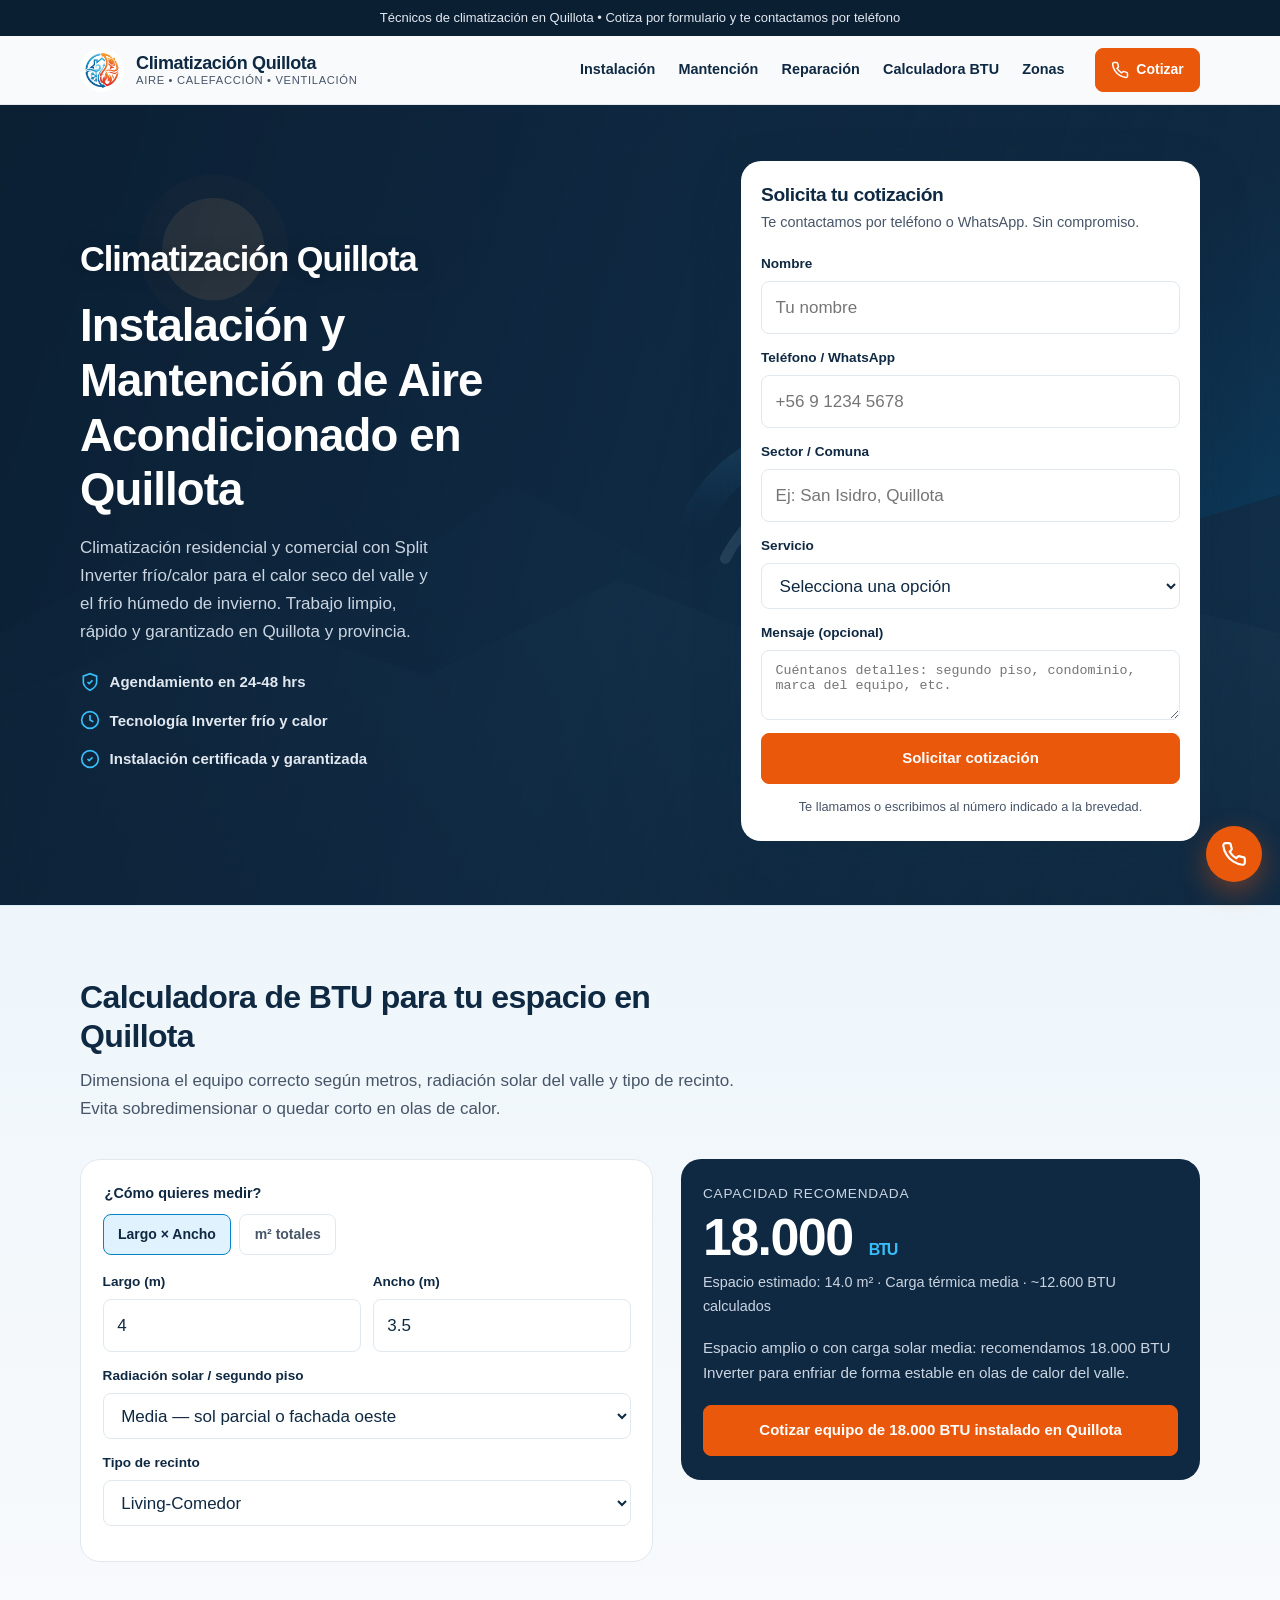
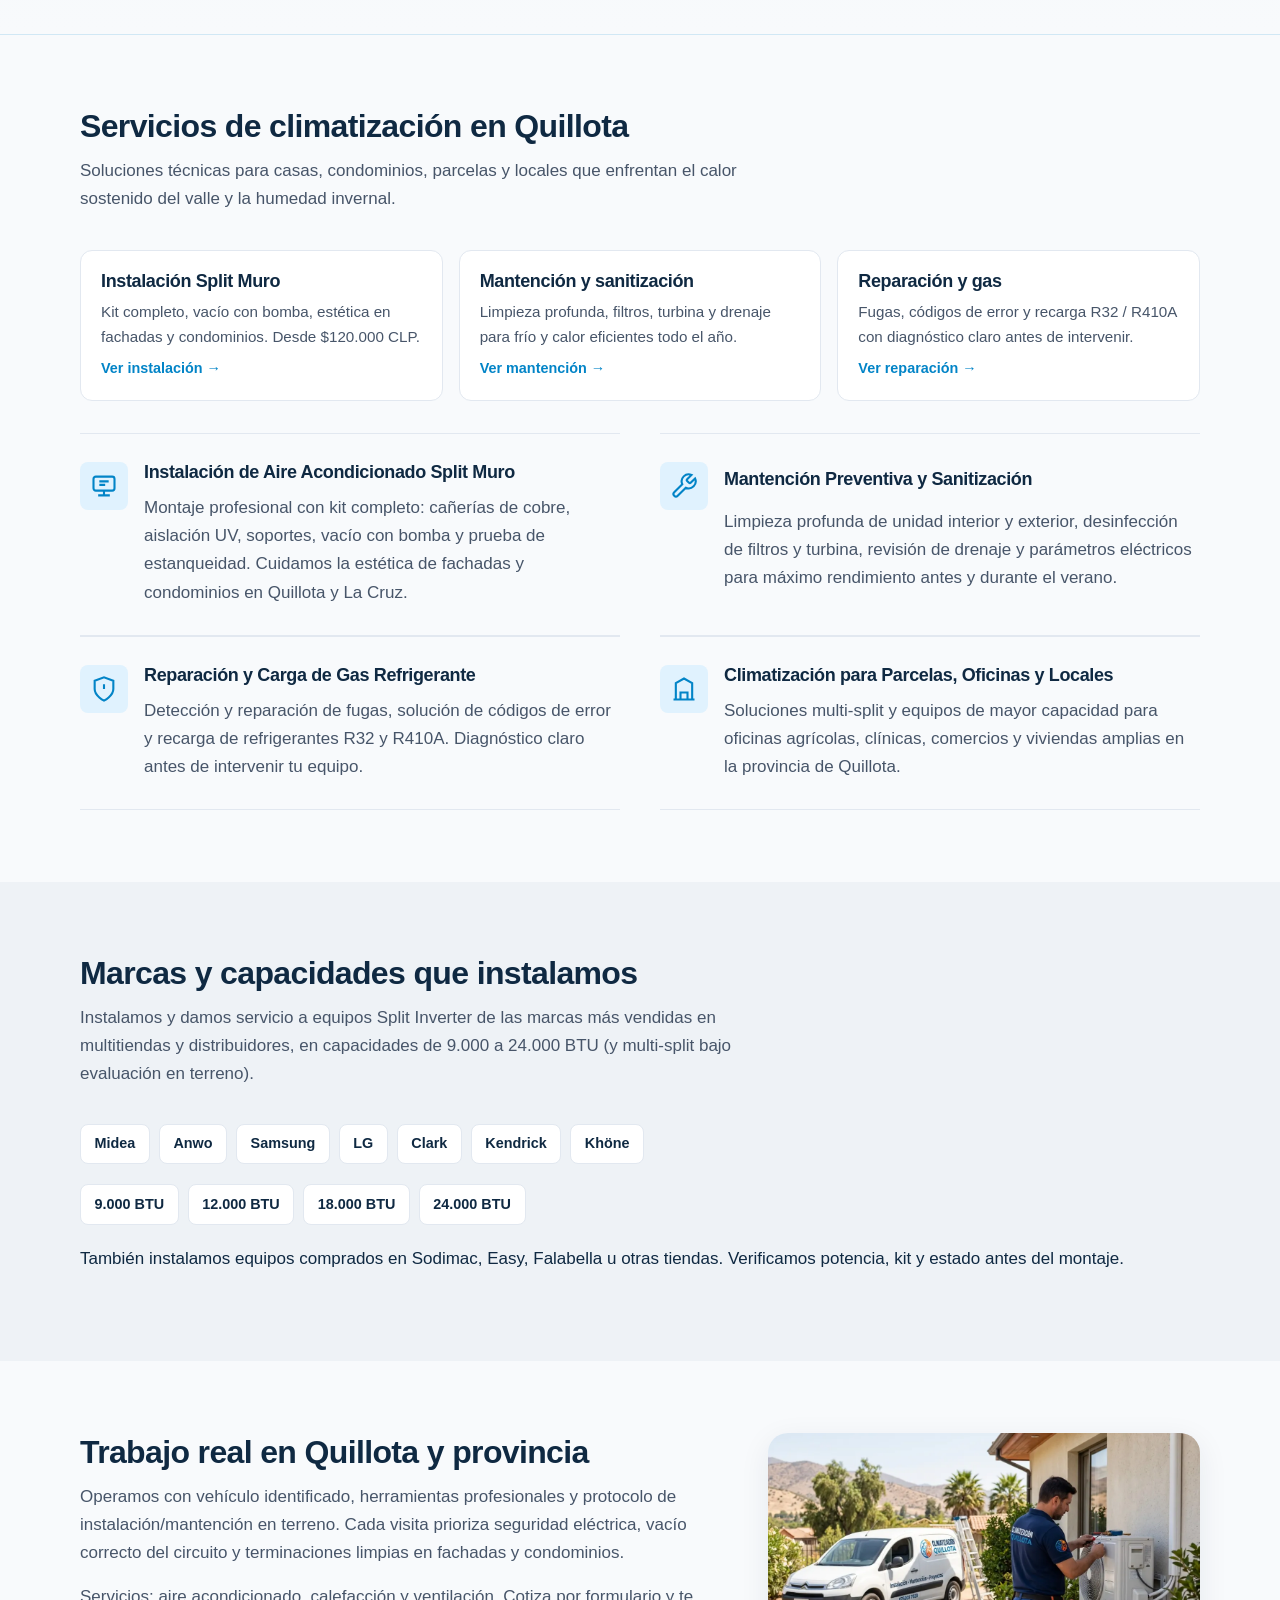
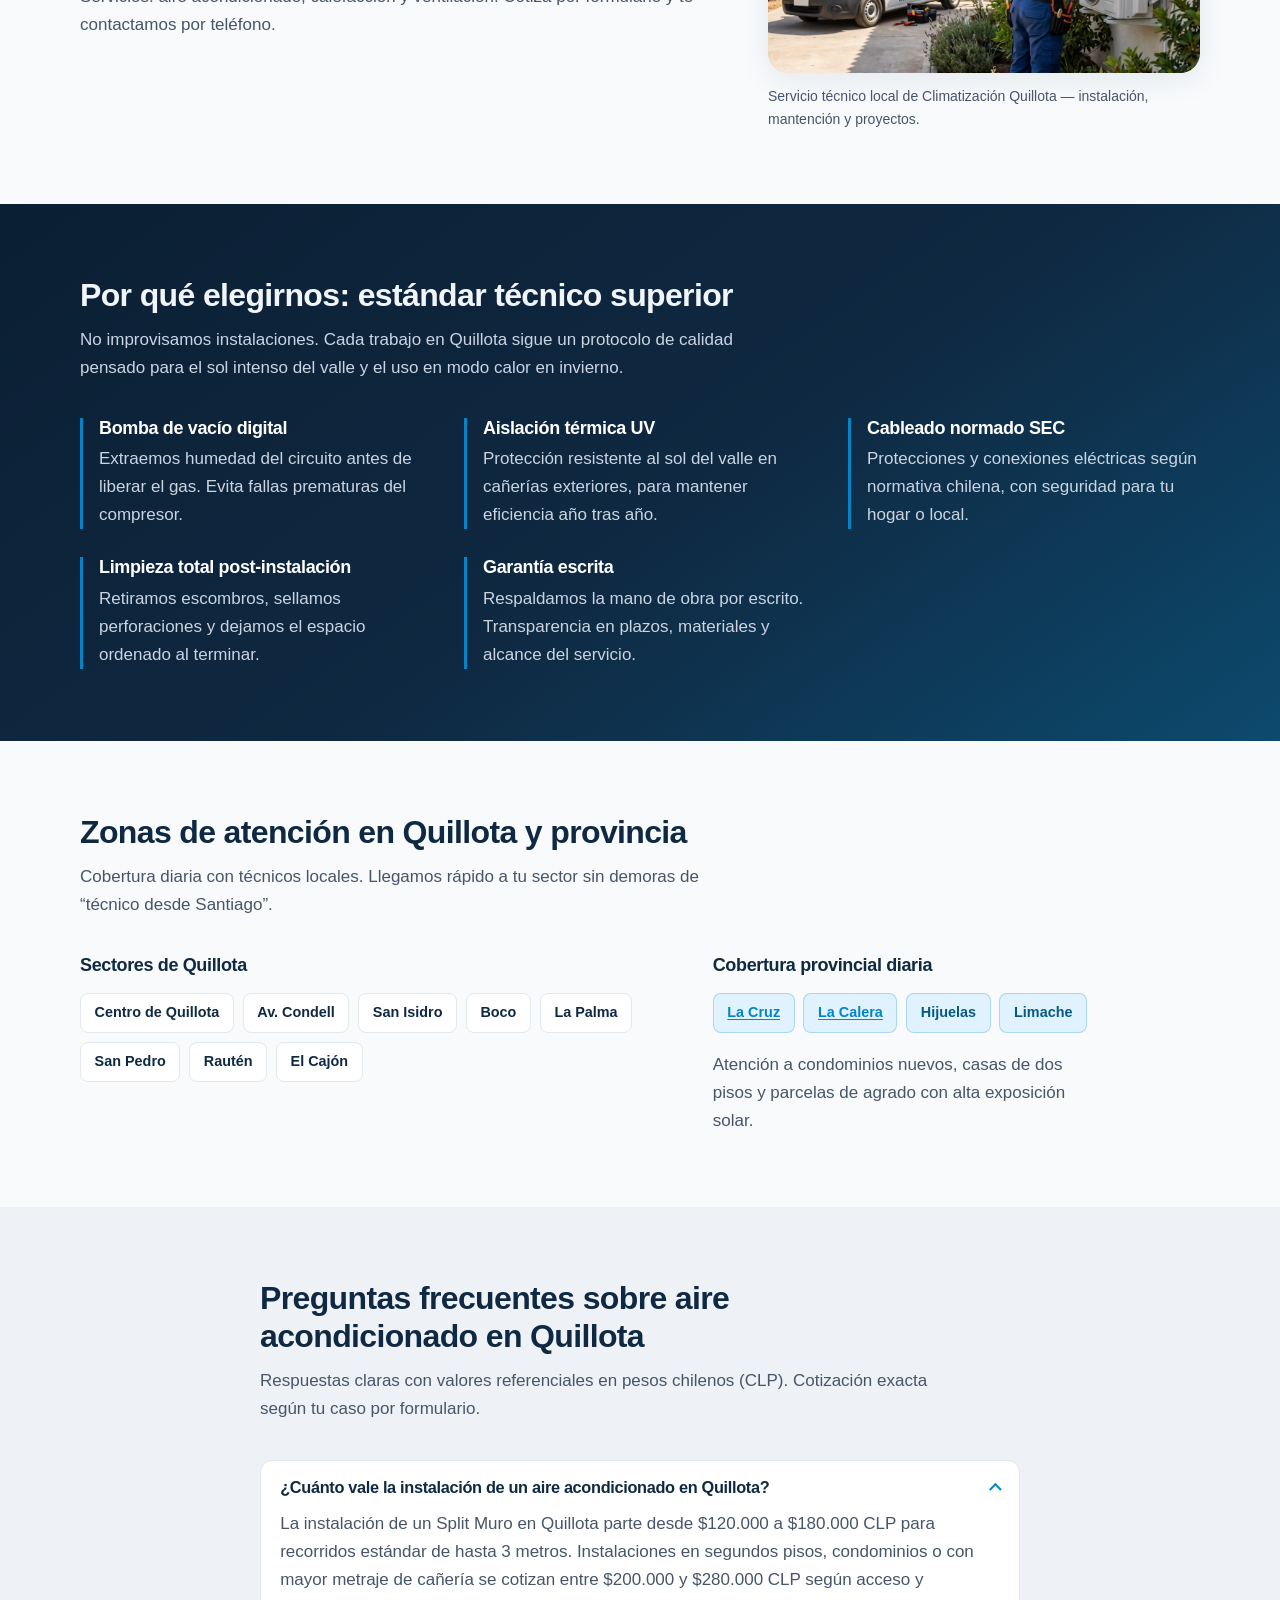
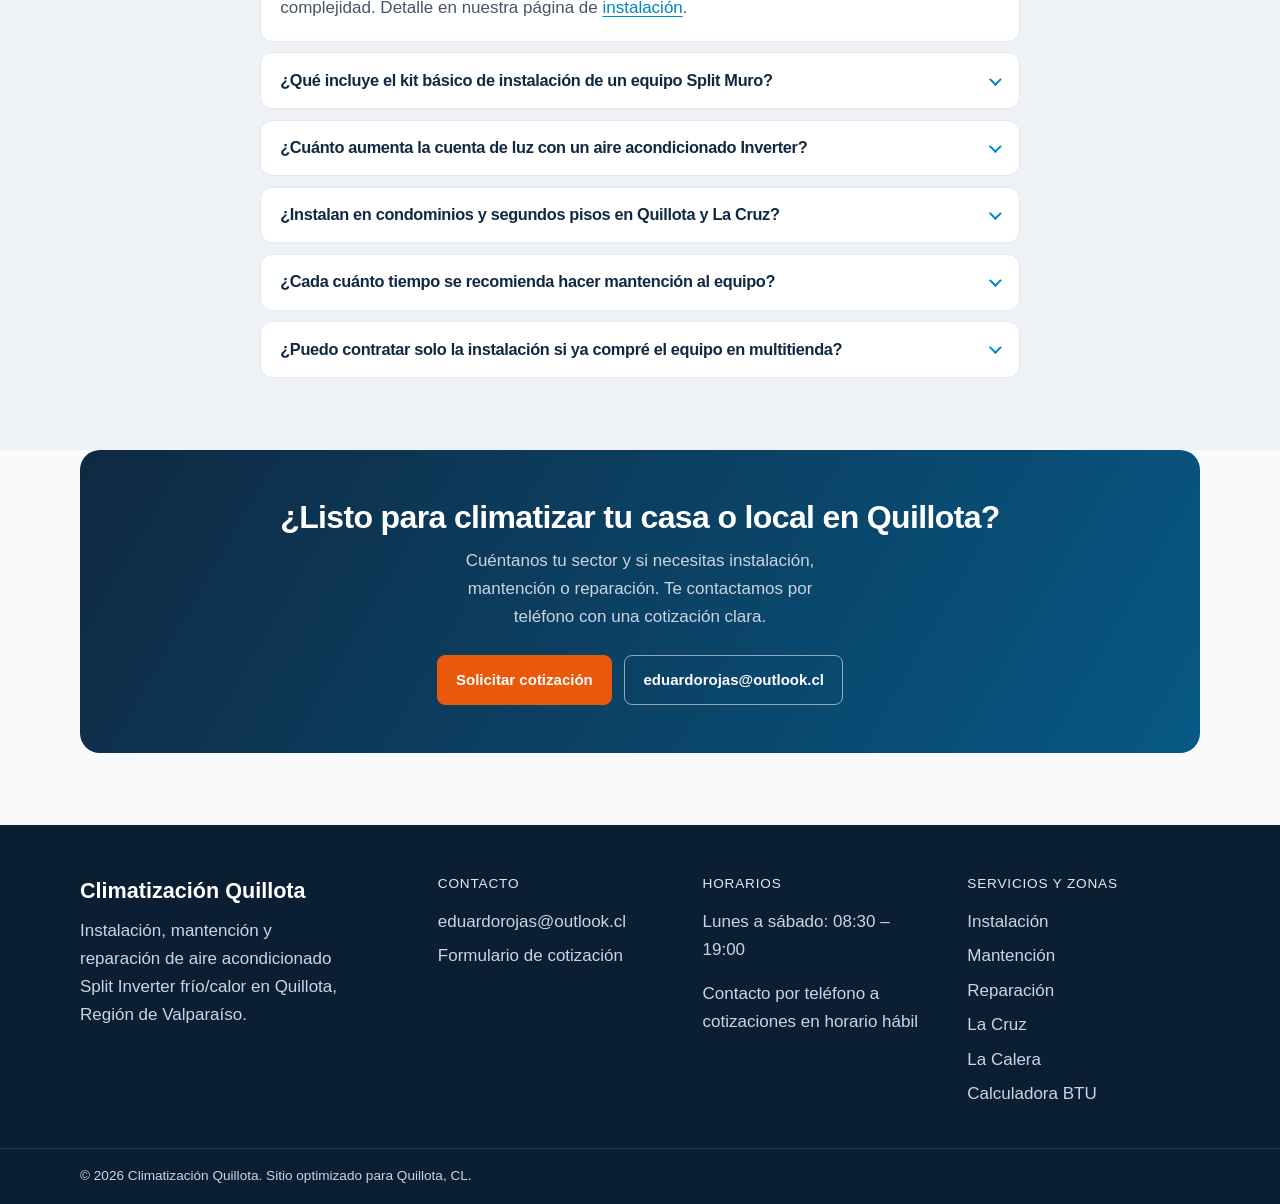
<file: index.html>
<!DOCTYPE html>
<html lang="es-CL">
<head>
  <meta charset="UTF-8">
  <meta name="viewport" content="width=device-width, initial-scale=1.0">
  <title>Aire Acondicionado Quillota | Instalación y Mantención Split</title>
  <meta name="description" content="Instalación, mantención y reparación de aire acondicionado en Quillota. Split Inverter frío/calor certificados. Cotiza online. Atención La Cruz, La Calera y provincia.">
  <meta name="robots" content="index, follow, max-image-preview:large">
  <link rel="canonical" href="https://climatizacionquillota.cl/">

  <meta property="og:title" content="Aire Acondicionado Quillota | Instalación y Mantención Split">
  <meta property="og:description" content="Instalación, mantención y reparación de aire acondicionado en Quillota. Split Inverter frío/calor. Cotiza online por formulario.">
  <meta property="og:type" content="website">
  <meta property="og:locale" content="es_CL">
  <meta property="og:url" content="https://climatizacionquillota.cl/">
  <meta property="og:site_name" content="Climatización Quillota">
  <meta property="og:image" content="https://climatizacionquillota.cl/og-image.jpg">
  <meta property="og:image:width" content="1200">
  <meta property="og:image:height" content="630">
  <meta property="og:image:alt" content="Técnico de Climatización Quillota instalando aire acondicionado en vivienda">

  <meta name="twitter:card" content="summary_large_image">
  <meta name="twitter:title" content="Aire Acondicionado Quillota | Instalación y Mantención Split">
  <meta name="twitter:description" content="Split Inverter frío/calor en Quillota. Instalación, mantención y reparación. Cotiza online.">
  <meta name="twitter:image" content="https://climatizacionquillota.cl/og-image.jpg">

  <meta name="geo.region" content="CL-VS">
  <meta name="geo.placename" content="Quillota">
  <meta name="geo.position" content="-32.8833;-71.2489">
  <meta name="ICBM" content="-32.8833, -71.2489">

  <meta name="theme-color" content="#0F2942">
  <link rel="icon" href="/assets/favicon.svg" type="image/svg+xml">
  <link rel="icon" href="/assets/favicon-48x48.png" type="image/png" sizes="48x48">
  <link rel="apple-touch-icon" href="/assets/apple-touch-icon.png" sizes="180x180">

  <link rel="dns-prefetch" href="https://www.googletagmanager.com">
  <link rel="preconnect" href="https://www.googletagmanager.com" crossorigin>

  <link rel="stylesheet" href="/css/styles.css">

  <script type="application/ld+json">
  {
    "@context": "https://schema.org",
    "@graph": [
      {
        "@type": "WebSite",
        "@id": "https://climatizacionquillota.cl/#website",
        "url": "https://climatizacionquillota.cl/",
        "name": "Climatización Quillota",
        "description": "Instalación, mantención y reparación de aire acondicionado Split Inverter en Quillota y provincia de Valparaíso.",
        "inLanguage": "es-CL",
        "publisher": { "@id": "https://climatizacionquillota.cl/#business" }
      },
      {
        "@type": "WebPage",
        "@id": "https://climatizacionquillota.cl/#webpage",
        "url": "https://climatizacionquillota.cl/",
        "name": "Aire Acondicionado Quillota | Instalación y Mantención Split",
        "isPartOf": { "@id": "https://climatizacionquillota.cl/#website" },
        "about": { "@id": "https://climatizacionquillota.cl/#business" },
        "description": "Instalación, mantención y reparación de aire acondicionado en Quillota. Split Inverter frío/calor certificados.",
        "inLanguage": "es-CL",
        "primaryImageOfPage": {
          "@type": "ImageObject",
          "url": "https://climatizacionquillota.cl/assets/trabajo-quillota.jpg",
          "caption": "Técnico de Climatización Quillota en mantención de aire acondicionado"
        }
      },
      {
        "@type": "HVACBusiness",
        "@id": "https://climatizacionquillota.cl/#business",
        "name": "Climatización Quillota",
        "url": "https://climatizacionquillota.cl/",
        "email": "eduardorojas@outlook.cl",
        "priceRange": "$$",
        "image": [
          "https://climatizacionquillota.cl/og-image.jpg",
          "https://climatizacionquillota.cl/assets/trabajo-quillota.jpg",
          "https://climatizacionquillota.cl/assets/logo-full.jpg"
        ],
        "logo": "https://climatizacionquillota.cl/assets/logo.png",
        "description": "Empresa de instalación, mantención y reparación de aire acondicionado Split Inverter frío/calor en Quillota y provincia de Valparaíso.",
        "address": {
          "@type": "PostalAddress",
          "addressLocality": "Quillota",
          "addressRegion": "Valparaíso",
          "postalCode": "2260000",
          "addressCountry": "CL"
        },
        "geo": {
          "@type": "GeoCoordinates",
          "latitude": -32.8833,
          "longitude": -71.2489
        },
        "areaServed": [
          { "@type": "City", "name": "Quillota" },
          { "@type": "City", "name": "La Cruz" },
          { "@type": "City", "name": "La Calera" },
          { "@type": "City", "name": "Hijuelas" },
          { "@type": "City", "name": "Limache" }
        ],
        "openingHoursSpecification": [
          {
            "@type": "OpeningHoursSpecification",
            "dayOfWeek": ["Monday", "Tuesday", "Wednesday", "Thursday", "Friday", "Saturday"],
            "opens": "08:30",
            "closes": "19:00"
          }
        ],
        "contactPoint": {
          "@type": "ContactPoint",
          "contactType": "customer service",
          "email": "eduardorojas@outlook.cl",
          "availableLanguage": ["Spanish"],
          "areaServed": "CL-VS",
          "url": "https://climatizacionquillota.cl/#cotizar"
        },
        "hasOfferCatalog": {
          "@type": "OfferCatalog",
          "name": "Servicios de climatización",
          "itemListElement": [
            { "@id": "https://climatizacionquillota.cl/#instalacion" },
            { "@id": "https://climatizacionquillota.cl/#mantencion" },
            { "@id": "https://climatizacionquillota.cl/#reparacion" },
            { "@id": "https://climatizacionquillota.cl/#comercial" }
          ]
        }
      },
      {
        "@type": "Service",
        "@id": "https://climatizacionquillota.cl/#instalacion",
        "name": "Instalación de Aire Acondicionado Split Muro",
        "serviceType": "Instalación de aire acondicionado",
        "provider": { "@id": "https://climatizacionquillota.cl/#business" },
        "url": "https://climatizacionquillota.cl/instalacion-aire-acondicionado-quillota/",
        "areaServed": [
          { "@type": "City", "name": "Quillota" },
          { "@type": "City", "name": "La Cruz" },
          { "@type": "City", "name": "La Calera" },
          { "@type": "City", "name": "Hijuelas" },
          { "@type": "City", "name": "Limache" }
        ],
        "description": "Montaje profesional de equipos Split Inverter frío/calor con kit completo, vacío con bomba y prueba de estanqueidad en Quillota.",
        "offers": {
          "@type": "AggregateOffer",
          "priceCurrency": "CLP",
          "lowPrice": "120000",
          "highPrice": "280000",
          "offerCount": "2",
          "availability": "https://schema.org/InStock"
        }
      },
      {
        "@type": "Service",
        "@id": "https://climatizacionquillota.cl/#mantencion",
        "name": "Mantención Preventiva y Sanitización",
        "serviceType": "Mantención de aire acondicionado",
        "provider": { "@id": "https://climatizacionquillota.cl/#business" },
        "url": "https://climatizacionquillota.cl/mantencion-aire-acondicionado-quillota/",
        "areaServed": [
          { "@type": "City", "name": "Quillota" },
          { "@type": "City", "name": "La Cruz" },
          { "@type": "City", "name": "La Calera" },
          { "@type": "City", "name": "Hijuelas" },
          { "@type": "City", "name": "Limache" }
        ],
        "description": "Limpieza profunda de unidad interior y exterior, desinfección de filtros y turbina, y revisión eléctrica para máximo rendimiento en verano e invierno."
      },
      {
        "@type": "Service",
        "@id": "https://climatizacionquillota.cl/#reparacion",
        "name": "Reparación y Carga de Gas Refrigerante",
        "serviceType": "Reparación de aire acondicionado",
        "provider": { "@id": "https://climatizacionquillota.cl/#business" },
        "url": "https://climatizacionquillota.cl/reparacion-aire-acondicionado-quillota/",
        "areaServed": [
          { "@type": "City", "name": "Quillota" },
          { "@type": "City", "name": "La Cruz" },
          { "@type": "City", "name": "La Calera" },
          { "@type": "City", "name": "Hijuelas" },
          { "@type": "City", "name": "Limache" }
        ],
        "description": "Detección de fugas, reparación de códigos de error y recarga de refrigerantes R32 y R410A en Quillota y alrededores."
      },
      {
        "@type": "Service",
        "@id": "https://climatizacionquillota.cl/#comercial",
        "name": "Climatización para Parcelas, Oficinas y Locales",
        "serviceType": "Climatización comercial y residencial ampliada",
        "provider": { "@id": "https://climatizacionquillota.cl/#business" },
        "areaServed": [
          { "@type": "City", "name": "Quillota" },
          { "@type": "City", "name": "La Cruz" },
          { "@type": "City", "name": "La Calera" },
          { "@type": "City", "name": "Hijuelas" },
          { "@type": "City", "name": "Limache" }
        ],
        "description": "Soluciones multi-split y equipos de mayor capacidad para oficinas agrícolas, clínicas, comercios y viviendas amplias en la provincia de Quillota."
      },
      {
        "@type": "FAQPage",
        "@id": "https://climatizacionquillota.cl/#faq",
        "mainEntity": [
          {
            "@type": "Question",
            "name": "¿Cuánto vale la instalación de un aire acondicionado en Quillota?",
            "acceptedAnswer": {
              "@type": "Answer",
              "text": "La instalación de un Split Muro en Quillota parte desde $120.000 a $180.000 CLP para recorridos estándar de hasta 3 metros. Instalaciones en segundos pisos, condominios o con mayor metraje de cañería se cotizan entre $200.000 y $280.000 CLP según acceso y complejidad."
            }
          },
          {
            "@type": "Question",
            "name": "¿Qué incluye el kit básico de instalación de un equipo Split Muro?",
            "acceptedAnswer": {
              "@type": "Answer",
              "text": "Incluye cañerías de cobre, aislación térmica resistente a UV, cable de interconexión, soportes o ménsulas, canaletas estéticas, vacío con bomba, prueba de estanqueidad y puesta en marcha. El equipo Split se cotiza aparte si aún no lo tienes."
            }
          },
          {
            "@type": "Question",
            "name": "¿Cuánto aumenta la cuenta de luz con un aire acondicionado Inverter?",
            "acceptedAnswer": {
              "@type": "Answer",
              "text": "Un Split Inverter bien dimensionado en Quillota suele sumar entre $8.000 y $25.000 CLP mensuales en temporada de calor, según horas de uso, tarifa eléctrica y aislación de la vivienda. En modo calor (bomba de calor) el consumo también es eficiente frente a estufas eléctricas tradicionales."
            }
          },
          {
            "@type": "Question",
            "name": "¿Instalan en condominios y segundos pisos en Quillota y La Cruz?",
            "acceptedAnswer": {
              "@type": "Answer",
              "text": "Sí. Trabajamos en casas de dos pisos, condominios nuevos y departamentos en Quillota, La Cruz y el eje provincial. Coordinamos con administración cuando se requiere autorización de fachada y usamos anclajes seguros para unidades exteriores en altura."
            }
          },
          {
            "@type": "Question",
            "name": "¿Cada cuánto tiempo se recomienda hacer mantención al equipo?",
            "acceptedAnswer": {
              "@type": "Answer",
              "text": "Se recomienda una mantención preventiva al menos una vez al año, idealmente antes del verano (septiembre-octubre). En hogares con alto uso o polvo del valle, dos mantenciones anuales (primavera y otoño) mantienen el rendimiento en frío y calor."
            }
          },
          {
            "@type": "Question",
            "name": "¿Puedo contratar solo la instalación si ya compré el equipo en multitienda?",
            "acceptedAnswer": {
              "@type": "Answer",
              "text": "Sí. Instalamos equipos comprados en Sodimac, Easy, Falabella u otras multitiendas. Verificamos compatibilidad, potencia en BTU y estado del kit. La instalación solo mano de obra + materiales parte desde $120.000 CLP según recorrido y ubicación en Quillota."
            }
          }
        ]
      }
    ]
  }
  </script>
</head>
<body>
  <a class="skip-link" href="#contenido">Saltar al contenido</a>

  <div class="topbar" role="region" aria-label="Mensaje de contacto rápido">
    <p data-config="topbar">Técnicos de climatización en Quillota • Cotiza por formulario y te contactamos por teléfono</p>
  </div>

  <header class="site-header" id="inicio">
    <nav class="nav" aria-label="Navegación principal">
      <a class="brand" href="/" aria-label="Climatización Quillota — Inicio">
        <img class="brand__logo" src="/assets/logo.png" width="44" height="44" alt="Logo Climatización Quillota: aire acondicionado, calefacción y ventilación" decoding="async">
        <span class="brand__text">
          <span class="brand__name" data-config="brandName">Climatización Quillota</span>
          <span class="brand__tag">Aire • Calefacción • Ventilación</span>
        </span>
      </a>

      <button class="nav__toggle" type="button" aria-expanded="false" aria-controls="nav-menu" aria-label="Abrir menú">
        <span class="nav__toggle-bar" aria-hidden="true"></span>
        <span class="nav__toggle-bar" aria-hidden="true"></span>
        <span class="nav__toggle-bar" aria-hidden="true"></span>
      </button>

      <div class="nav__panel" id="nav-menu">
        <ul class="nav__links">
          <li><a href="/instalacion-aire-acondicionado-quillota/">Instalación</a></li>
          <li><a href="/mantencion-aire-acondicionado-quillota/">Mantención</a></li>
          <li><a href="/reparacion-aire-acondicionado-quillota/">Reparación</a></li>
          <li><a href="/#calculadora">Calculadora BTU</a></li>
          <li><a href="/#zonas">Zonas</a></li>
        </ul>
        <div class="nav__cta">
          <a class="btn btn--convert" href="#cotizar">
            <svg width="18" height="18" viewBox="0 0 24 24" aria-hidden="true" fill="none" stroke="currentColor" stroke-width="2"><path d="M22 16.92v3a2 2 0 0 1-2.18 2 19.8 19.8 0 0 1-8.63-3.07 19.5 19.5 0 0 1-6-6A19.8 19.8 0 0 1 2.12 4.18 2 2 0 0 1 4.11 2h3a2 2 0 0 1 2 1.72c.13.96.36 1.9.7 2.81a2 2 0 0 1-.45 2.11L8.09 9.91a16 16 0 0 0 6 6l1.27-1.27a2 2 0 0 1 2.11-.45c.91.34 1.85.57 2.81.7A2 2 0 0 1 22 16.92z"/></svg>
            Cotizar
          </a>
        </div>
      </div>
    </nav>
  </header>

  <main id="contenido">
    <section class="hero" aria-labelledby="hero-title">
      <div class="hero__media" aria-hidden="true">
        <div class="hero__gradient"></div>
        <svg class="hero__art" viewBox="0 0 1200 800" preserveAspectRatio="xMidYMid slice" role="img" aria-label="">
          <defs>
            <linearGradient id="sky" x1="0" y1="0" x2="1" y2="1">
              <stop offset="0%" stop-color="#0B1F33"/>
              <stop offset="55%" stop-color="#0F2942"/>
              <stop offset="100%" stop-color="#0369A1"/>
            </linearGradient>
            <linearGradient id="cool" x1="0" y1="0" x2="0" y2="1">
              <stop offset="0%" stop-color="#7DD3FC" stop-opacity=".55"/>
              <stop offset="100%" stop-color="#0284C7" stop-opacity="0"/>
            </linearGradient>
          </defs>
          <rect width="1200" height="800" fill="url(#sky)"/>
          <path fill="#132F4A" d="M0 520 L180 420 L320 500 L480 380 L640 470 L820 360 L1000 450 L1200 390 L1200 800 L0 800 Z" opacity=".9"/>
          <path fill="#1A3A55" d="M0 580 L220 500 L400 560 L580 470 L760 540 L960 460 L1200 520 L1200 800 L0 800 Z"/>
          <rect x="720" y="280" width="220" height="140" rx="12" fill="#E8F4FC" opacity=".92"/>
          <rect x="740" y="300" width="180" height="18" rx="4" fill="#0284C7" opacity=".35"/>
          <rect x="740" y="330" width="180" height="18" rx="4" fill="#0284C7" opacity=".28"/>
          <rect x="740" y="360" width="180" height="18" rx="4" fill="#0284C7" opacity=".22"/>
          <rect x="790" y="430" width="80" height="90" rx="4" fill="#0F2942"/>
          <path d="M650 420 C700 300 900 300 950 420" fill="none" stroke="url(#cool)" stroke-width="28" stroke-linecap="round"/>
          <path d="M680 450 C730 350 900 350 940 450" fill="none" stroke="#BAE6FD" stroke-width="10" stroke-linecap="round" opacity=".45"/>
          <circle cx="200" cy="160" r="48" fill="#FDBA74" opacity=".85"/>
          <circle cx="200" cy="160" r="70" fill="#FB923C" opacity=".18"/>
        </svg>
      </div>

      <div class="hero__inner">
        <div class="hero__copy">
          <p class="hero__brand" data-config="brandName">Climatización Quillota</p>
          <h1 id="hero-title">Instalación y Mantención de Aire Acondicionado en Quillota</h1>
          <p class="hero__lead">
            Climatización residencial y comercial con Split Inverter frío/calor para el calor seco del valle y el frío húmedo de invierno.
            Trabajo limpio, rápido y garantizado en Quillota y provincia.
          </p>
          <ul class="hero__trust">
            <li>
              <svg width="20" height="20" viewBox="0 0 24 24" aria-hidden="true" fill="none" stroke="currentColor" stroke-width="2"><path d="M12 22s8-4 8-10V5l-8-3-8 3v7c0 6 8 10 8 10z"/><path d="m9 12 2 2 4-4"/></svg>
              Agendamiento en 24-48 hrs
            </li>
            <li>
              <svg width="20" height="20" viewBox="0 0 24 24" aria-hidden="true" fill="none" stroke="currentColor" stroke-width="2"><circle cx="12" cy="12" r="10"/><path d="M12 6v6l4 2"/></svg>
              Tecnología Inverter frío y calor
            </li>
            <li>
              <svg width="20" height="20" viewBox="0 0 24 24" aria-hidden="true" fill="none" stroke="currentColor" stroke-width="2"><path d="M9 12l2 2 4-4"/><path d="M12 22c5.5 0 10-4.5 10-10S17.5 2 12 2 2 6.5 2 12s4.5 10 10 10z"/></svg>
              Instalación certificada y garantizada
            </li>
          </ul>
        </div>

        <div class="hero__form-wrap" id="cotizar">
          <form class="quote-form" id="quote-form" novalidate>
            <h2 class="quote-form__title">Solicita tu cotización</h2>
            <p class="quote-form__sub">Te contactamos por teléfono o WhatsApp. Sin compromiso.</p>

            <input type="text" name="_gotcha" class="hp-field" tabindex="-1" autocomplete="off" aria-hidden="true">
            <input type="hidden" name="btu_recomendados" id="quote-btu" value="">
            <input type="hidden" name="detalle_calculo" id="quote-detalle" value="">

            <label class="field">
              <span>Nombre</span>
              <input type="text" name="nombre" autocomplete="name" required placeholder="Tu nombre" maxlength="80">
            </label>

            <label class="field">
              <span>Teléfono / WhatsApp</span>
              <input type="tel" name="telefono" autocomplete="tel" required placeholder="+56 9 1234 5678" maxlength="20" inputmode="tel">
            </label>

            <label class="field">
              <span>Sector / Comuna</span>
              <input type="text" name="sector" required placeholder="Ej: San Isidro, Quillota" maxlength="80" list="sectores-list">
              <datalist id="sectores-list">
                <option value="Centro de Quillota"></option>
                <option value="Av. Condell"></option>
                <option value="San Isidro"></option>
                <option value="Boco"></option>
                <option value="La Palma"></option>
                <option value="San Pedro"></option>
                <option value="Rautén"></option>
                <option value="El Cajón"></option>
                <option value="La Cruz"></option>
                <option value="La Calera"></option>
                <option value="Hijuelas"></option>
                <option value="Limache"></option>
              </datalist>
            </label>

            <label class="field">
              <span>Servicio</span>
              <select name="servicio" required>
                <option value="" disabled selected>Selecciona una opción</option>
                <option value="Instalación">Instalación</option>
                <option value="Mantención">Mantención</option>
                <option value="Reparación">Reparación</option>
              </select>
            </label>

            <label class="field">
              <span>Mensaje (opcional)</span>
              <textarea name="mensaje" rows="3" maxlength="500" placeholder="Cuéntanos detalles: segundo piso, condominio, marca del equipo, etc."></textarea>
            </label>

            <div class="quote-form__status" id="quote-status" role="status" aria-live="polite" hidden></div>

            <button class="btn btn--convert btn--block" type="submit" id="quote-submit">
              Solicitar cotización
            </button>
            <p class="quote-form__note">Te llamamos o escribimos al número indicado a la brevedad.</p>
          </form>
        </div>
      </div>
    </section>

    <section class="section section--calc" id="calculadora" aria-labelledby="calc-title">
      <div class="container">
        <header class="section__header">
          <h2 id="calc-title">Calculadora de BTU para tu espacio en Quillota</h2>
          <p>Dimensiona el equipo correcto según metros, radiación solar del valle y tipo de recinto. Evita sobredimensionar o quedar corto en olas de calor.</p>
        </header>

        <div class="calc">
          <form class="calc__form" id="btu-form">
            <fieldset class="calc__mode">
              <legend>¿Cómo quieres medir?</legend>
              <label class="chip">
                <input type="radio" name="modo" value="dimensiones" checked>
                <span>Largo × Ancho</span>
              </label>
              <label class="chip">
                <input type="radio" name="modo" value="metros">
                <span>m² totales</span>
              </label>
            </fieldset>

            <div class="calc__dims" id="calc-dims">
              <label class="field">
                <span>Largo (m)</span>
                <input type="number" name="largo" min="1" max="30" step="0.1" value="4" inputmode="decimal">
              </label>
              <label class="field">
                <span>Ancho (m)</span>
                <input type="number" name="ancho" min="1" max="30" step="0.1" value="3.5" inputmode="decimal">
              </label>
            </div>

            <label class="field is-hidden" id="calc-m2-field">
              <span>Metros cuadrados totales</span>
              <input type="number" name="m2" min="4" max="200" step="0.5" value="14" inputmode="decimal">
            </label>

            <label class="field">
              <span>Radiación solar / segundo piso</span>
              <select name="radiacion">
                <option value="baja">Baja — sombra o primer piso fresco</option>
                <option value="media" selected>Media — sol parcial o fachada oeste</option>
                <option value="alta">Alta — segundo piso o techo caliente</option>
              </select>
            </label>

            <label class="field">
              <span>Tipo de recinto</span>
              <select name="recinto">
                <option value="dormitorio">Dormitorio</option>
                <option value="living" selected>Living-Comedor</option>
                <option value="oficina">Oficina-Local</option>
              </select>
            </label>
          </form>

          <aside class="calc__result" id="btu-result" aria-live="polite">
            <p class="calc__label">Capacidad recomendada</p>
            <p class="calc__btu"><span id="btu-value">12.000</span> <small>BTU</small></p>
            <p class="calc__meta" id="btu-meta">Espacio estimado: 14 m² · Carga térmica media</p>
            <p class="calc__advice" id="btu-advice">Para living-comedor con radiación media en Quillota, un Split Inverter de 12.000 BTU equilibra confort y consumo eléctrico.</p>
            <a class="btn btn--convert btn--block" id="btu-cta" href="#cotizar">
              Cotizar equipo de 12.000 BTU instalado en Quillota
            </a>
          </aside>
        </div>
      </div>
    </section>

    <section class="section" id="servicios" aria-labelledby="servicios-title">
      <div class="container">
        <header class="section__header">
          <h2 id="servicios-title">Servicios de climatización en Quillota</h2>
          <p>Soluciones técnicas para casas, condominios, parcelas y locales que enfrentan el calor sostenido del valle y la humedad invernal.</p>
        </header>

        <div class="link-cards link-cards--3" style="margin-bottom:2rem">
          <a class="link-card" href="/instalacion-aire-acondicionado-quillota/">
            <h3>Instalación Split Muro</h3>
            <p>Kit completo, vacío con bomba, estética en fachadas y condominios. Desde $120.000 CLP.</p>
            <span class="link-card__cta">Ver instalación →</span>
          </a>
          <a class="link-card" href="/mantencion-aire-acondicionado-quillota/">
            <h3>Mantención y sanitización</h3>
            <p>Limpieza profunda, filtros, turbina y drenaje para frío y calor eficientes todo el año.</p>
            <span class="link-card__cta">Ver mantención →</span>
          </a>
          <a class="link-card" href="/reparacion-aire-acondicionado-quillota/">
            <h3>Reparación y gas</h3>
            <p>Fugas, códigos de error y recarga R32 / R410A con diagnóstico claro antes de intervenir.</p>
            <span class="link-card__cta">Ver reparación →</span>
          </a>
        </div>

        <div class="services">
          <article class="service">
            <div class="service__icon" aria-hidden="true">
              <svg width="28" height="28" viewBox="0 0 24 24" fill="none" stroke="currentColor" stroke-width="1.8"><rect x="3" y="4" width="18" height="12" rx="2"/><path d="M7 20h10M12 16v4M8 8h8M8 11h5"/></svg>
            </div>
            <h3>Instalación de Aire Acondicionado Split Muro</h3>
            <p>Montaje profesional con kit completo: cañerías de cobre, aislación UV, soportes, vacío con bomba y prueba de estanqueidad. Cuidamos la estética de fachadas y condominios en Quillota y La Cruz.</p>
          </article>

          <article class="service">
            <div class="service__icon" aria-hidden="true">
              <svg width="28" height="28" viewBox="0 0 24 24" fill="none" stroke="currentColor" stroke-width="1.8"><path d="M14.7 6.3a1 1 0 0 0 0 1.4l1.6 1.6a1 1 0 0 0 1.4 0l3.77-3.77a6 6 0 0 1-7.94 7.94l-6.91 6.91a2.12 2.12 0 0 1-3-3l6.91-6.91a6 6 0 0 1 7.94-7.94l-3.76 3.76z"/></svg>
            </div>
            <h3>Mantención Preventiva y Sanitización</h3>
            <p>Limpieza profunda de unidad interior y exterior, desinfección de filtros y turbina, revisión de drenaje y parámetros eléctricos para máximo rendimiento antes y durante el verano.</p>
          </article>

          <article class="service">
            <div class="service__icon" aria-hidden="true">
              <svg width="28" height="28" viewBox="0 0 24 24" fill="none" stroke="currentColor" stroke-width="1.8"><path d="M12 22s8-4 8-10V5l-8-3-8 3v7c0 6 8 10 8 10z"/><path d="M12 8v4M12 16h.01"/></svg>
            </div>
            <h3>Reparación y Carga de Gas Refrigerante</h3>
            <p>Detección y reparación de fugas, solución de códigos de error y recarga de refrigerantes R32 y R410A. Diagnóstico claro antes de intervenir tu equipo.</p>
          </article>

          <article class="service">
            <div class="service__icon" aria-hidden="true">
              <svg width="28" height="28" viewBox="0 0 24 24" fill="none" stroke="currentColor" stroke-width="1.8"><path d="M3 21h18M5 21V7l7-4 7 4v14M9 21v-6h6v6"/></svg>
            </div>
            <h3>Climatización para Parcelas, Oficinas y Locales</h3>
            <p>Soluciones multi-split y equipos de mayor capacidad para oficinas agrícolas, clínicas, comercios y viviendas amplias en la provincia de Quillota.</p>
          </article>
        </div>
      </div>
    </section>

    <section class="section section--muted" id="marcas" aria-labelledby="marcas-title">
      <div class="container">
        <header class="section__header">
          <h2 id="marcas-title">Marcas y capacidades que instalamos</h2>
          <p>Instalamos y damos servicio a equipos Split Inverter de las marcas más vendidas en multitiendas y distribuidores, en capacidades de 9.000 a 24.000 BTU (y multi-split bajo evaluación en terreno).</p>
        </header>
        <ul class="brand-chips" aria-label="Marcas atendidas">
          <li>Midea</li>
          <li>Anwo</li>
          <li>Samsung</li>
          <li>LG</li>
          <li>Clark</li>
          <li>Kendrick</li>
          <li>Khöne</li>
        </ul>
        <ul class="btu-chips" aria-label="Capacidades habituales">
          <li>9.000 BTU</li>
          <li>12.000 BTU</li>
          <li>18.000 BTU</li>
          <li>24.000 BTU</li>
        </ul>
        <p>También instalamos equipos comprados en Sodimac, Easy, Falabella u otras tiendas. Verificamos potencia, kit y estado antes del montaje.</p>
      </div>
    </section>

    <section class="section" id="equipo" aria-labelledby="equipo-title">
      <div class="container content-grid">
        <div class="content-prose">
          <h2 id="equipo-title">Trabajo real en Quillota y provincia</h2>
          <p>Operamos con vehículo identificado, herramientas profesionales y protocolo de instalación/mantención en terreno. Cada visita prioriza seguridad eléctrica, vacío correcto del circuito y terminaciones limpias en fachadas y condominios.</p>
          <p>Servicios: aire acondicionado, calefacción y ventilación. Cotiza por formulario y te contactamos por teléfono.</p>
        </div>
        <figure class="proof-photo">
          <picture>
            <source srcset="/assets/trabajo-quillota.webp" type="image/webp">
            <img
              src="/assets/trabajo-quillota.jpg"
              width="1200"
              height="669"
              alt="Técnico de Climatización Quillota realizando mantención de unidad exterior de aire acondicionado en vivienda"
              loading="lazy"
              decoding="async">
          </picture>
          <figcaption>Servicio técnico local de Climatización Quillota — instalación, mantención y proyectos.</figcaption>
        </figure>
      </div>
    </section>

    <section class="section section--why" id="por-que" aria-labelledby="why-title">
      <div class="container">
        <header class="section__header section__header--light">
          <h2 id="why-title">Por qué elegirnos: estándar técnico superior</h2>
          <p>No improvisamos instalaciones. Cada trabajo en Quillota sigue un protocolo de calidad pensado para el sol intenso del valle y el uso en modo calor en invierno.</p>
        </header>

        <ul class="why-list">
          <li>
            <h3>Bomba de vacío digital</h3>
            <p>Extraemos humedad del circuito antes de liberar el gas. Evita fallas prematuras del compresor.</p>
          </li>
          <li>
            <h3>Aislación térmica UV</h3>
            <p>Protección resistente al sol del valle en cañerías exteriores, para mantener eficiencia año tras año.</p>
          </li>
          <li>
            <h3>Cableado normado SEC</h3>
            <p>Protecciones y conexiones eléctricas según normativa chilena, con seguridad para tu hogar o local.</p>
          </li>
          <li>
            <h3>Limpieza total post-instalación</h3>
            <p>Retiramos escombros, sellamos perforaciones y dejamos el espacio ordenado al terminar.</p>
          </li>
          <li>
            <h3>Garantía escrita</h3>
            <p>Respaldamos la mano de obra por escrito. Transparencia en plazos, materiales y alcance del servicio.</p>
          </li>
        </ul>
      </div>
    </section>

    <section class="section" id="zonas" aria-labelledby="zonas-title">
      <div class="container">
        <header class="section__header">
          <h2 id="zonas-title">Zonas de atención en Quillota y provincia</h2>
          <p>Cobertura diaria con técnicos locales. Llegamos rápido a tu sector sin demoras de “técnico desde Santiago”.</p>
        </header>

        <div class="zones">
          <div class="zones__block">
            <h3>Sectores de Quillota</h3>
            <ul class="zones__tags">
              <li>Centro de Quillota</li>
              <li>Av. Condell</li>
              <li>San Isidro</li>
              <li>Boco</li>
              <li>La Palma</li>
              <li>San Pedro</li>
              <li>Rautén</li>
              <li>El Cajón</li>
            </ul>
          </div>
          <div class="zones__block">
            <h3>Cobertura provincial diaria</h3>
            <ul class="zones__tags zones__tags--accent">
              <li><a href="/aire-acondicionado-la-cruz/">La Cruz</a></li>
              <li><a href="/aire-acondicionado-la-calera/">La Calera</a></li>
              <li>Hijuelas</li>
              <li>Limache</li>
            </ul>
            <p class="zones__note">Atención a condominios nuevos, casas de dos pisos y parcelas de agrado con alta exposición solar.</p>
          </div>
        </div>
      </div>
    </section>

    <section class="section section--faq" id="faq" aria-labelledby="faq-title">
      <div class="container container--narrow">
        <header class="section__header">
          <h2 id="faq-title">Preguntas frecuentes sobre aire acondicionado en Quillota</h2>
          <p>Respuestas claras con valores referenciales en pesos chilenos (CLP). Cotización exacta según tu caso por formulario.</p>
        </header>

        <div class="faq" data-accordion>
          <details class="faq__item" open>
            <summary>
              <h3>¿Cuánto vale la instalación de un aire acondicionado en Quillota?</h3>
            </summary>
            <p>La instalación de un Split Muro en Quillota parte desde $120.000 a $180.000 CLP para recorridos estándar de hasta 3 metros. Instalaciones en segundos pisos, condominios o con mayor metraje de cañería se cotizan entre $200.000 y $280.000 CLP según acceso y complejidad. Detalle en nuestra página de <a href="/instalacion-aire-acondicionado-quillota/">instalación</a>.</p>
          </details>

          <details class="faq__item">
            <summary>
              <h3>¿Qué incluye el kit básico de instalación de un equipo Split Muro?</h3>
            </summary>
            <p>Incluye cañerías de cobre, aislación térmica resistente a UV, cable de interconexión, soportes o ménsulas, canaletas estéticas, vacío con bomba, prueba de estanqueidad y puesta en marcha. El equipo Split se cotiza aparte si aún no lo tienes.</p>
          </details>

          <details class="faq__item">
            <summary>
              <h3>¿Cuánto aumenta la cuenta de luz con un aire acondicionado Inverter?</h3>
            </summary>
            <p>Un Split Inverter bien dimensionado en Quillota suele sumar entre $8.000 y $25.000 CLP mensuales en temporada de calor, según horas de uso, tarifa eléctrica y aislación de la vivienda. En modo calor (bomba de calor) el consumo también es eficiente frente a estufas eléctricas tradicionales.</p>
          </details>

          <details class="faq__item">
            <summary>
              <h3>¿Instalan en condominios y segundos pisos en Quillota y La Cruz?</h3>
            </summary>
            <p>Sí. Trabajamos en casas de dos pisos, condominios nuevos y departamentos en Quillota, <a href="/aire-acondicionado-la-cruz/">La Cruz</a> y el eje provincial. Coordinamos con administración cuando se requiere autorización de fachada y usamos anclajes seguros para unidades exteriores en altura.</p>
          </details>

          <details class="faq__item">
            <summary>
              <h3>¿Cada cuánto tiempo se recomienda hacer mantención al equipo?</h3>
            </summary>
            <p>Se recomienda una mantención preventiva al menos una vez al año, idealmente antes del verano (septiembre-octubre). En hogares con alto uso o polvo del valle, dos mantenciones anuales (primavera y otoño) mantienen el rendimiento en frío y calor. Más info en <a href="/mantencion-aire-acondicionado-quillota/">mantención</a>.</p>
          </details>

          <details class="faq__item">
            <summary>
              <h3>¿Puedo contratar solo la instalación si ya compré el equipo en multitienda?</h3>
            </summary>
            <p>Sí. Instalamos equipos comprados en Sodimac, Easy, Falabella u otras multitiendas. Verificamos compatibilidad, potencia en BTU y estado del kit. La instalación solo mano de obra + materiales parte desde $120.000 CLP según recorrido y ubicación en Quillota.</p>
          </details>
        </div>
      </div>
    </section>

    <section class="section section--cta" aria-labelledby="cta-title">
      <div class="container">
        <div class="cta-band">
          <h2 id="cta-title">¿Listo para climatizar tu casa o local en Quillota?</h2>
          <p>Cuéntanos tu sector y si necesitas instalación, mantención o reparación. Te contactamos por teléfono con una cotización clara.</p>
          <div class="cta-band__actions">
            <a class="btn btn--convert" href="#cotizar">Solicitar cotización</a>
            <a class="btn btn--ghost-light" data-config="email" href="mailto:eduardorojas@outlook.cl">Escribir al correo</a>
          </div>
        </div>
      </div>
    </section>
  </main>

  <footer class="footer">
    <div class="container footer__grid">
      <div>
        <p class="footer__brand" data-config="brandName">Climatización Quillota</p>
        <p class="footer__desc">Instalación, mantención y reparación de aire acondicionado Split Inverter frío/calor en Quillota, Región de Valparaíso.</p>
      </div>
      <div>
        <p class="footer__heading">Contacto</p>
        <ul class="footer__list">
          <li><a data-config="email" href="mailto:eduardorojas@outlook.cl">eduardorojas@outlook.cl</a></li>
          <li><a href="#cotizar">Formulario de cotización</a></li>
        </ul>
      </div>
      <div>
        <p class="footer__heading">Horarios</p>
        <p>Lunes a sábado: 08:30 – 19:00</p>
        <p>Contacto por teléfono a cotizaciones en horario hábil</p>
      </div>
      <div>
        <p class="footer__heading">Servicios y zonas</p>
        <ul class="footer__nav">
          <li><a href="/instalacion-aire-acondicionado-quillota/">Instalación</a></li>
          <li><a href="/mantencion-aire-acondicionado-quillota/">Mantención</a></li>
          <li><a href="/reparacion-aire-acondicionado-quillota/">Reparación</a></li>
          <li><a href="/aire-acondicionado-la-cruz/">La Cruz</a></li>
          <li><a href="/aire-acondicionado-la-calera/">La Calera</a></li>
          <li><a href="/#calculadora">Calculadora BTU</a></li>
        </ul>
      </div>
    </div>
    <div class="footer__bottom">
      <div class="container">
        <p>© <span id="year"></span> <span data-config="brandName">Climatización Quillota</span>. Sitio optimizado para Quillota, CL.</p>
      </div>
    </div>
  </footer>

  <a class="mail-float" href="#cotizar" aria-label="Ir al formulario de cotización">
    <svg width="26" height="26" viewBox="0 0 24 24" aria-hidden="true" fill="none" stroke="currentColor" stroke-width="2"><path d="M22 16.92v3a2 2 0 0 1-2.18 2 19.8 19.8 0 0 1-8.63-3.07 19.5 19.5 0 0 1-6-6A19.8 19.8 0 0 1 2.12 4.18 2 2 0 0 1 4.11 2h3a2 2 0 0 1 2 1.72c.13.96.36 1.9.7 2.81a2 2 0 0 1-.45 2.11L8.09 9.91a16 16 0 0 0 6 6l1.27-1.27a2 2 0 0 1 2.11-.45c.91.34 1.85.57 2.81.7A2 2 0 0 1 22 16.92z"/></svg>
  </a>

  <script src="/js/main.js" defer></script>
</body>
</html>
</file>
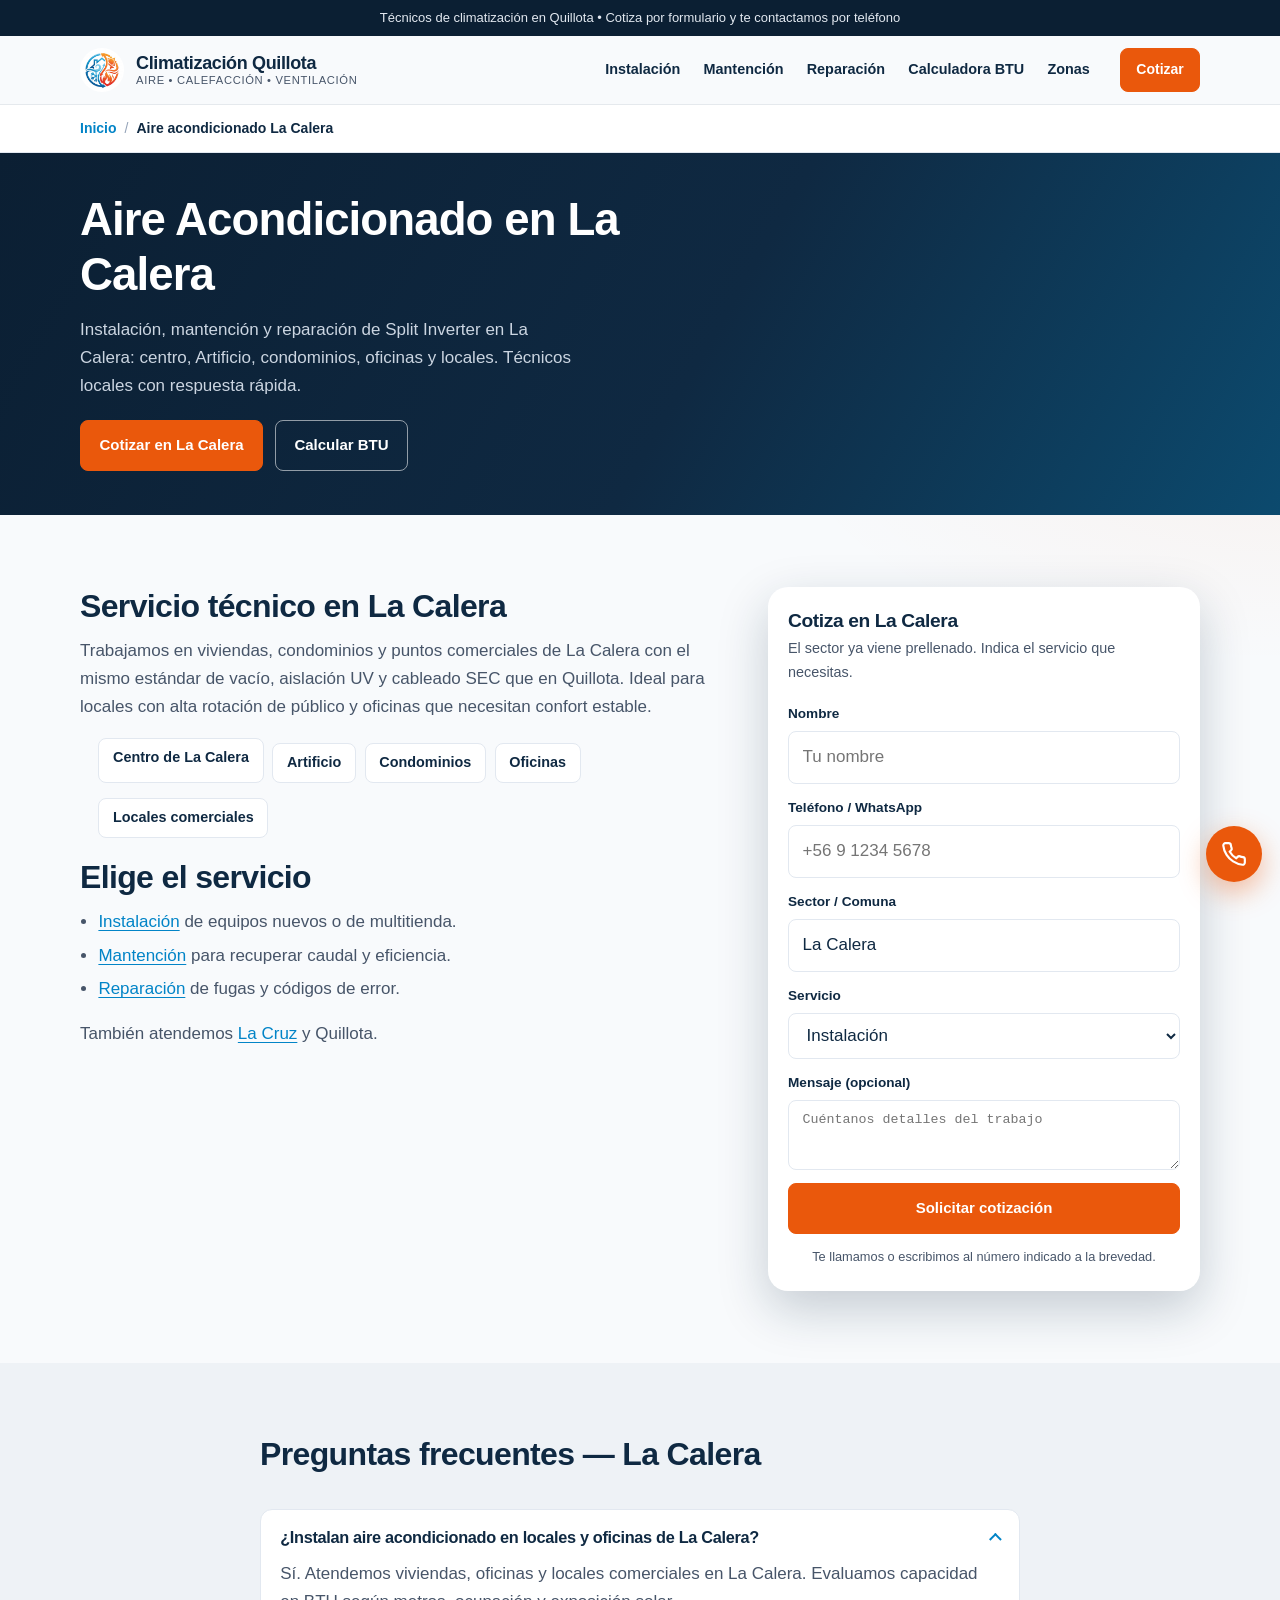
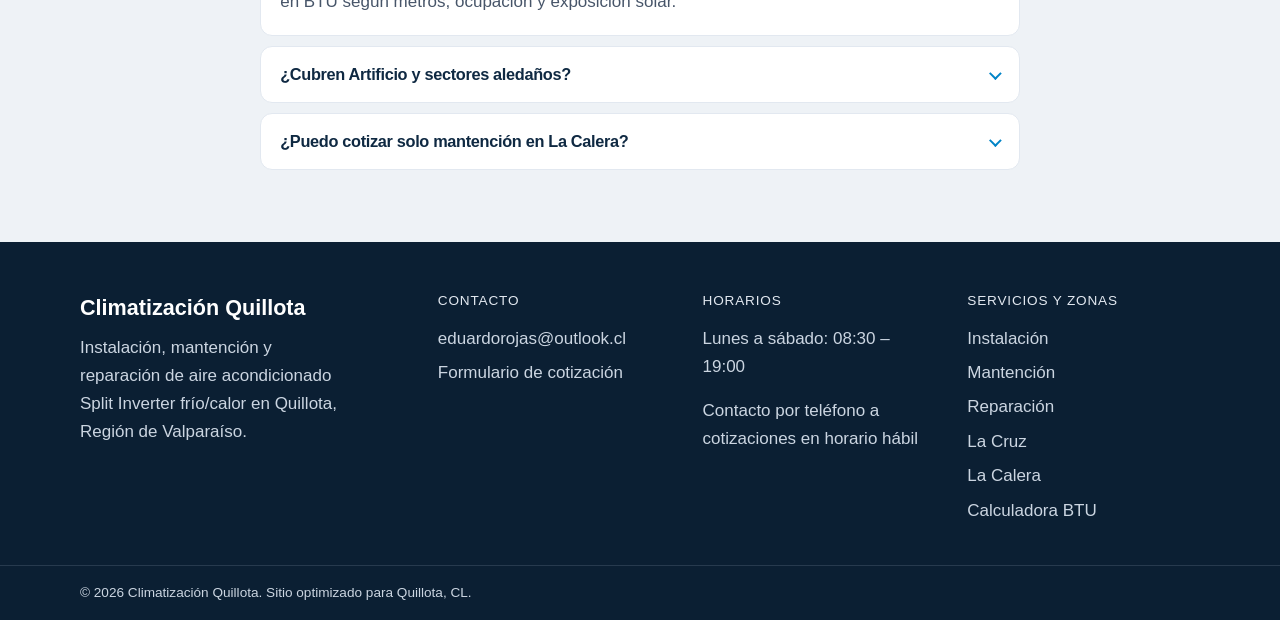
<file: aire-acondicionado-la-calera/index.html>
<!DOCTYPE html>
<html lang="es-CL">
<head>
  <meta charset="UTF-8">
  <meta name="viewport" content="width=device-width, initial-scale=1.0">
  <title>Aire Acondicionado La Calera | Instalación y Mantención</title>
  <meta name="description" content="Instalación, mantención y reparación de aire acondicionado en La Calera. Técnicos locales. Cotiza online por formulario.">
  <meta name="robots" content="index, follow, max-image-preview:large">
  <link rel="canonical" href="https://climatizacionquillota.cl/aire-acondicionado-la-calera/">

  <meta property="og:title" content="Aire Acondicionado La Calera | Instalación y Mantención">
  <meta property="og:description" content="Instalación, mantención y reparación de aire acondicionado en La Calera. Técnicos locales. Cotiza online por formulario.">
  <meta property="og:type" content="website">
  <meta property="og:locale" content="es_CL">
  <meta property="og:url" content="https://climatizacionquillota.cl/aire-acondicionado-la-calera/">
  <meta property="og:site_name" content="Climatización Quillota">
  <meta property="og:image" content="https://climatizacionquillota.cl/og-image.jpg">
  <meta property="og:image:width" content="1200">
  <meta property="og:image:height" content="630">
  <meta property="og:image:alt" content="Climatización Quillota — Aire acondicionado en Quillota">

  <meta name="twitter:card" content="summary_large_image">
  <meta name="twitter:title" content="Aire Acondicionado La Calera | Instalación y Mantención">
  <meta name="twitter:description" content="Instalación, mantención y reparación de aire acondicionado en La Calera. Técnicos locales. Cotiza online por formulario.">
  <meta name="twitter:image" content="https://climatizacionquillota.cl/og-image.jpg">

  <meta name="geo.region" content="CL-VS">
  <meta name="geo.placename" content="Quillota">
  <meta name="theme-color" content="#0F2942">
  <link rel="icon" href="/assets/favicon.svg" type="image/svg+xml">
  <link rel="icon" href="/assets/favicon-48x48.png" type="image/png" sizes="48x48">
  <link rel="apple-touch-icon" href="/assets/apple-touch-icon.png" sizes="180x180">
  <link rel="dns-prefetch" href="https://www.googletagmanager.com">
  <link rel="preconnect" href="https://www.googletagmanager.com" crossorigin>
  <link rel="stylesheet" href="/css/styles.css">

  <script type="application/ld+json">
  {
    "@context": "https://schema.org",
    "@graph": [
      {
        "@type": "WebPage",
        "@id": "https://climatizacionquillota.cl/aire-acondicionado-la-calera/#webpage",
        "url": "https://climatizacionquillota.cl/aire-acondicionado-la-calera/",
        "name": "Aire Acondicionado La Calera | Instalación y Mantención",
        "description": "Instalación, mantención y reparación de aire acondicionado en La Calera. Técnicos locales. Cotiza online por formulario.",
        "isPartOf": { "@id": "https://climatizacionquillota.cl/#website" },
        "about": { "@id": "https://climatizacionquillota.cl/#business" },
        "inLanguage": "es-CL",
        "breadcrumb": { "@id": "https://climatizacionquillota.cl/aire-acondicionado-la-calera/#breadcrumb" }
      },
      {
        "@type": "BreadcrumbList",
        "@id": "https://climatizacionquillota.cl/aire-acondicionado-la-calera/#breadcrumb",
        "itemListElement": [
          { "@type": "ListItem", "position": 1, "name": "Inicio", "item": "https://climatizacionquillota.cl/" },
          { "@type": "ListItem", "position": 2, "name": "Aire acondicionado La Calera", "item": "https://climatizacionquillota.cl/aire-acondicionado-la-calera/" }
        ]
      },
      {
        "@type": "Service",
        "@id": "https://climatizacionquillota.cl/aire-acondicionado-la-calera/#service",
        "name": "Climatización y aire acondicionado en La Calera",
        "serviceType": "Instalación y mantención de aire acondicionado",
        "provider": { "@id": "https://climatizacionquillota.cl/#business" },
        "url": "https://climatizacionquillota.cl/aire-acondicionado-la-calera/",
        "areaServed": { "@type": "City", "name": "La Calera" },
        "description": "Servicio técnico de Split Inverter en La Calera: centro, Artificio, condominios, oficinas y locales comerciales."
      },
      {
        "@type": "FAQPage",
        "@id": "https://climatizacionquillota.cl/aire-acondicionado-la-calera/#faq",
        "mainEntity": [
          {
            "@type": "Question",
            "name": "¿Instalan aire acondicionado en locales y oficinas de La Calera?",
            "acceptedAnswer": { "@type": "Answer", "text": "Sí. Atendemos viviendas, oficinas y locales comerciales en La Calera. Evaluamos capacidad en BTU según metros, ocupación y exposición solar." }
          },
          {
            "@type": "Question",
            "name": "¿Cubren Artificio y sectores aledaños?",
            "acceptedAnswer": { "@type": "Answer", "text": "Sí. La Calera y sectores aledaños como Artificio están en cobertura diaria junto a Quillota y La Cruz." }
          },
          {
            "@type": "Question",
            "name": "¿Puedo cotizar solo mantención en La Calera?",
            "acceptedAnswer": { "@type": "Answer", "text": "Sí. Selecciona Mantención en el formulario o visita la página de mantención. Te contactamos por teléfono con disponibilidad." }
          }
        ]
      }
    ]
  }
  </script>
</head>
<body>
  <a class="skip-link" href="#contenido">Saltar al contenido</a>
  <div class="topbar" role="region" aria-label="Mensaje de contacto rápido">
    <p data-config="topbar">Técnicos de climatización en Quillota • Cotiza por formulario y te contactamos por teléfono</p>
  </div>
  <header class="site-header">
    <nav class="nav" aria-label="Navegación principal">
      <a class="brand" href="/" aria-label="Climatización Quillota — Inicio">
        <img class="brand__logo" src="/assets/logo.png" width="44" height="44" alt="Logo Climatización Quillota: aire acondicionado, calefacción y ventilación" decoding="async">
        <span class="brand__text">
          <span class="brand__name" data-config="brandName">Climatización Quillota</span>
          <span class="brand__tag">Aire • Calefacción • Ventilación</span>
        </span>
      </a>
      <button class="nav__toggle" type="button" aria-expanded="false" aria-controls="nav-menu" aria-label="Abrir menú">
        <span class="nav__toggle-bar" aria-hidden="true"></span>
        <span class="nav__toggle-bar" aria-hidden="true"></span>
        <span class="nav__toggle-bar" aria-hidden="true"></span>
      </button>
      <div class="nav__panel" id="nav-menu">
        <ul class="nav__links">
          <li><a href="/instalacion-aire-acondicionado-quillota/">Instalación</a></li>
          <li><a href="/mantencion-aire-acondicionado-quillota/">Mantención</a></li>
          <li><a href="/reparacion-aire-acondicionado-quillota/">Reparación</a></li>
          <li><a href="/#calculadora">Calculadora BTU</a></li>
          <li><a href="/#zonas">Zonas</a></li>
        </ul>
        <div class="nav__cta">
          <a class="btn btn--convert" href="#cotizar">Cotizar</a>
        </div>
      </div>
    </nav>
  </header>

  <nav class="breadcrumb" aria-label="Ruta de navegación"><div class="container"><ol>
        <li><a href="/">Inicio</a></li>
        <li><span aria-current="page">Aire acondicionado La Calera</span></li>
      </ol></div></nav>
  <main id="contenido">
    <section class="page-hero" aria-labelledby="page-title">
      <div class="container">
        <h1 id="page-title">Aire Acondicionado en La Calera</h1>
        <p class="page-hero__lead">Instalación, mantención y reparación de Split Inverter en La Calera: centro, Artificio, condominios, oficinas y locales. Técnicos locales con respuesta rápida.</p>
        <div class="page-hero__actions">
          <a class="btn btn--convert" href="#cotizar">Cotizar en La Calera</a>
          <a class="btn btn--ghost-light" href="/#calculadora">Calcular BTU</a>
        </div>
      </div>
    </section>

    <section class="section">
      <div class="container content-grid">
        <div class="content-prose">
          <h2>Servicio técnico en La Calera</h2>
          <p>Trabajamos en viviendas, condominios y puntos comerciales de La Calera con el mismo estándar de vacío, aislación UV y cableado SEC que en Quillota. Ideal para locales con alta rotación de público y oficinas que necesitan confort estable.</p>
          <ul class="zones__tags" style="margin-bottom:1.25rem">
            <li>Centro de La Calera</li>
            <li>Artificio</li>
            <li>Condominios</li>
            <li>Oficinas</li>
            <li>Locales comerciales</li>
          </ul>
          <h2>Elige el servicio</h2>
          <ul>
            <li><a href="/instalacion-aire-acondicionado-quillota/">Instalación</a> de equipos nuevos o de multitienda.</li>
            <li><a href="/mantencion-aire-acondicionado-quillota/">Mantención</a> para recuperar caudal y eficiencia.</li>
            <li><a href="/reparacion-aire-acondicionado-quillota/">Reparación</a> de fugas y códigos de error.</li>
          </ul>
          <p>También atendemos <a href="/aire-acondicionado-la-cruz/">La Cruz</a> y Quillota.</p>
        </div>
        <aside class="sticky-quote" id="cotizar">
          <form class="quote-form" id="quote-form" novalidate data-default-service="Instalación" data-default-sector="La Calera">
            <h2 class="quote-form__title">Cotiza en La Calera</h2>
            <p class="quote-form__sub">El sector ya viene prellenado. Indica el servicio que necesitas.</p>
            <input type="text" name="_gotcha" class="hp-field" tabindex="-1" autocomplete="off" aria-hidden="true">
            <input type="hidden" name="btu_recomendados" id="quote-btu" value="">
            <input type="hidden" name="detalle_calculo" id="quote-detalle" value="">
            <label class="field"><span>Nombre</span>
              <input type="text" name="nombre" autocomplete="name" required placeholder="Tu nombre" maxlength="80">
            </label>
            <label class="field"><span>Teléfono / WhatsApp</span>
              <input type="tel" name="telefono" autocomplete="tel" required placeholder="+56 9 1234 5678" maxlength="20" inputmode="tel">
            </label>
            <label class="field"><span>Sector / Comuna</span>
              <input type="text" name="sector" required placeholder="Ej: San Isidro, Quillota" maxlength="80" list="sectores-list">
              <datalist id="sectores-list">
                <option value="Centro de Quillota"></option>
                <option value="Av. Condell"></option>
                <option value="San Isidro"></option>
                <option value="Boco"></option>
                <option value="La Palma"></option>
                <option value="San Pedro"></option>
                <option value="Rautén"></option>
                <option value="El Cajón"></option>
                <option value="La Cruz"></option>
                <option value="La Calera"></option>
                <option value="Hijuelas"></option>
                <option value="Limache"></option>
              </datalist>
            </label>
            <label class="field"><span>Servicio</span>
              <select name="servicio" required>
                <option value="" disabled>Selecciona una opción</option>
                <option value="Instalación">Instalación</option>
                <option value="Mantención">Mantención</option>
                <option value="Reparación">Reparación</option>
              </select>
            </label>
            <label class="field"><span>Mensaje (opcional)</span>
              <textarea name="mensaje" rows="3" maxlength="500" placeholder="Cuéntanos detalles del trabajo"></textarea>
            </label>
            <div class="quote-form__status" id="quote-status" role="status" aria-live="polite" hidden></div>
            <button class="btn btn--convert btn--block" type="submit" id="quote-submit">Solicitar cotización</button>
            <p class="quote-form__note">Te llamamos o escribimos al número indicado a la brevedad.</p>
          </form>
        </aside>
      </div>
    </section>

    <section class="section section--faq" aria-labelledby="faq-title">
      <div class="container container--narrow">
        <header class="section__header">
          <h2 id="faq-title">Preguntas frecuentes — La Calera</h2>
        </header>
        <div class="faq" data-accordion>
          <details class="faq__item" open>
            <summary><h3>¿Instalan aire acondicionado en locales y oficinas de La Calera?</h3></summary>
            <p>Sí. Atendemos viviendas, oficinas y locales comerciales en La Calera. Evaluamos capacidad en BTU según metros, ocupación y exposición solar.</p>
          </details>
          <details class="faq__item">
            <summary><h3>¿Cubren Artificio y sectores aledaños?</h3></summary>
            <p>Sí. La Calera y sectores aledaños como Artificio están en cobertura diaria junto a Quillota y La Cruz.</p>
          </details>
          <details class="faq__item">
            <summary><h3>¿Puedo cotizar solo mantención en La Calera?</h3></summary>
            <p>Sí. Selecciona Mantención en el formulario o visita la página de <a href="/mantencion-aire-acondicionado-quillota/">mantención</a>. Te contactamos por teléfono con disponibilidad.</p>
          </details>
        </div>
      </div>
    </section>
  </main>
  <footer class="footer">
    <div class="container footer__grid">
      <div>
        <p class="footer__brand" data-config="brandName">Climatización Quillota</p>
        <p class="footer__desc">Instalación, mantención y reparación de aire acondicionado Split Inverter frío/calor en Quillota, Región de Valparaíso.</p>
      </div>
      <div>
        <p class="footer__heading">Contacto</p>
        <ul class="footer__list">
          <li><a data-config="email" href="mailto:eduardorojas@outlook.cl">eduardorojas@outlook.cl</a></li>
          <li><a href="#cotizar">Formulario de cotización</a></li>
        </ul>
      </div>
      <div>
        <p class="footer__heading">Horarios</p>
        <p>Lunes a sábado: 08:30 – 19:00</p>
        <p>Contacto por teléfono a cotizaciones en horario hábil</p>
      </div>
      <div>
        <p class="footer__heading">Servicios y zonas</p>
        <ul class="footer__nav">
          <li><a href="/instalacion-aire-acondicionado-quillota/">Instalación</a></li>
          <li><a href="/mantencion-aire-acondicionado-quillota/">Mantención</a></li>
          <li><a href="/reparacion-aire-acondicionado-quillota/">Reparación</a></li>
          <li><a href="/aire-acondicionado-la-cruz/">La Cruz</a></li>
          <li><a href="/aire-acondicionado-la-calera/">La Calera</a></li>
          <li><a href="/#calculadora">Calculadora BTU</a></li>
        </ul>
      </div>
    </div>
    <div class="footer__bottom">
      <div class="container">
        <p>© <span id="year"></span> <span data-config="brandName">Climatización Quillota</span>. Sitio optimizado para Quillota, CL.</p>
      </div>
    </div>
  </footer>
  <a class="mail-float" href="#cotizar" aria-label="Ir al formulario de cotización">
    <svg width="26" height="26" viewBox="0 0 24 24" aria-hidden="true" fill="none" stroke="currentColor" stroke-width="2"><path d="M22 16.92v3a2 2 0 0 1-2.18 2 19.8 19.8 0 0 1-8.63-3.07 19.5 19.5 0 0 1-6-6A19.8 19.8 0 0 1 2.12 4.18 2 2 0 0 1 4.11 2h3a2 2 0 0 1 2 1.72c.13.96.36 1.9.7 2.81a2 2 0 0 1-.45 2.11L8.09 9.91a16 16 0 0 0 6 6l1.27-1.27a2 2 0 0 1 2.11-.45c.91.34 1.85.57 2.81.7A2 2 0 0 1 22 16.92z"/></svg>
  </a>
  <script src="/js/main.js" defer></script>
</body>
</html>
</file>
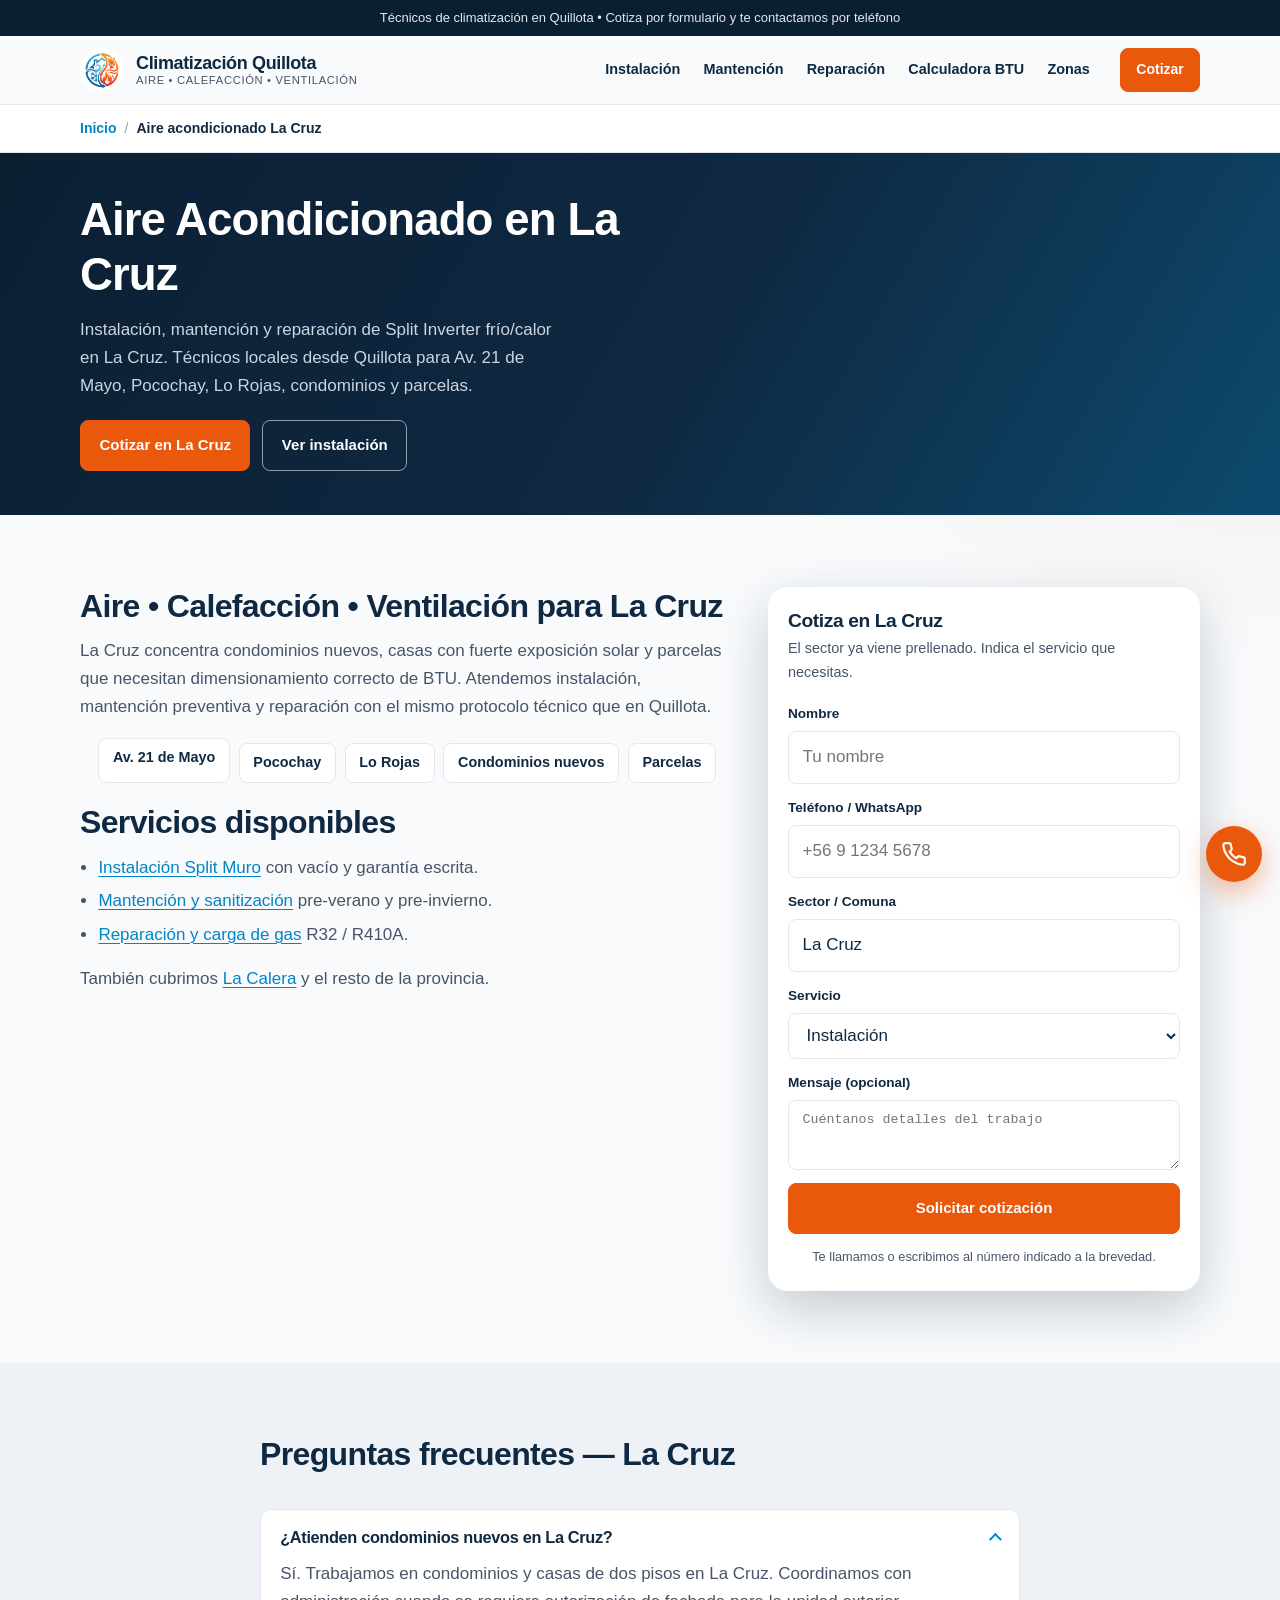
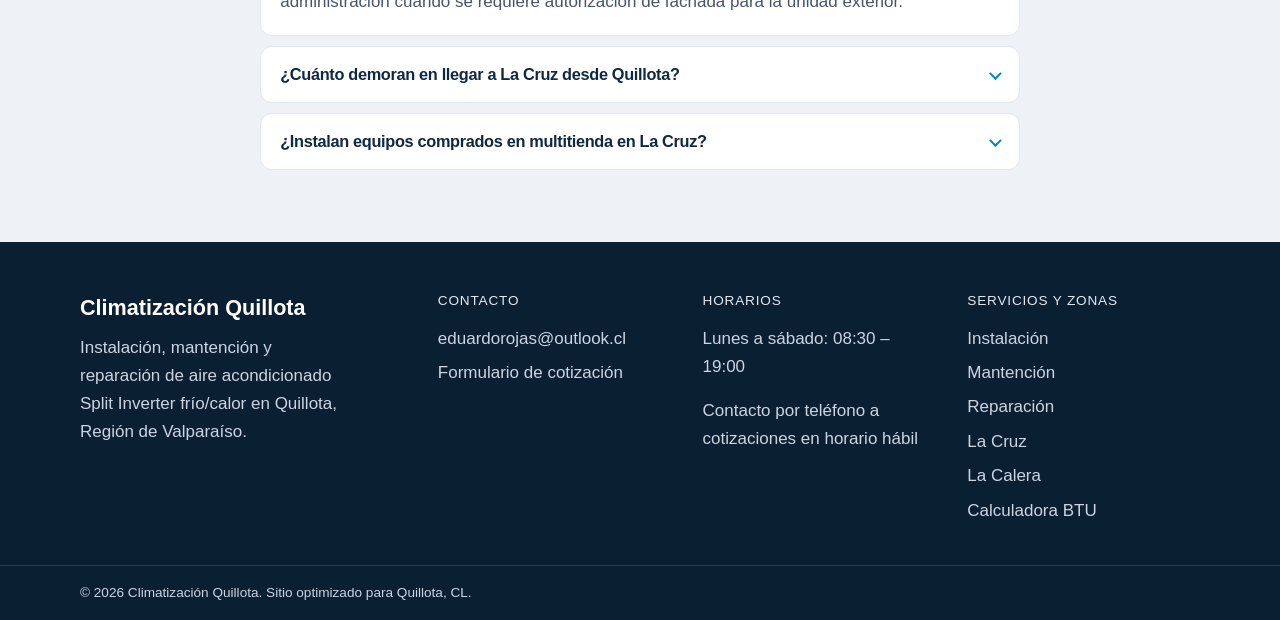
<file: aire-acondicionado-la-cruz/index.html>
<!DOCTYPE html>
<html lang="es-CL">
<head>
  <meta charset="UTF-8">
  <meta name="viewport" content="width=device-width, initial-scale=1.0">
  <title>Aire Acondicionado La Cruz | Instalación y Mantención</title>
  <meta name="description" content="Instalación, mantención y reparación de aire acondicionado en La Cruz. Técnicos locales desde Quillota. Cotiza online por formulario.">
  <meta name="robots" content="index, follow, max-image-preview:large">
  <link rel="canonical" href="https://climatizacionquillota.cl/aire-acondicionado-la-cruz/">

  <meta property="og:title" content="Aire Acondicionado La Cruz | Instalación y Mantención">
  <meta property="og:description" content="Instalación, mantención y reparación de aire acondicionado en La Cruz. Técnicos locales desde Quillota. Cotiza online por formulario.">
  <meta property="og:type" content="website">
  <meta property="og:locale" content="es_CL">
  <meta property="og:url" content="https://climatizacionquillota.cl/aire-acondicionado-la-cruz/">
  <meta property="og:site_name" content="Climatización Quillota">
  <meta property="og:image" content="https://climatizacionquillota.cl/og-image.jpg">
  <meta property="og:image:width" content="1200">
  <meta property="og:image:height" content="630">
  <meta property="og:image:alt" content="Climatización Quillota — Aire acondicionado en Quillota">

  <meta name="twitter:card" content="summary_large_image">
  <meta name="twitter:title" content="Aire Acondicionado La Cruz | Instalación y Mantención">
  <meta name="twitter:description" content="Instalación, mantención y reparación de aire acondicionado en La Cruz. Técnicos locales desde Quillota. Cotiza online por formulario.">
  <meta name="twitter:image" content="https://climatizacionquillota.cl/og-image.jpg">

  <meta name="geo.region" content="CL-VS">
  <meta name="geo.placename" content="Quillota">
  <meta name="theme-color" content="#0F2942">
  <link rel="icon" href="/assets/favicon.svg" type="image/svg+xml">
  <link rel="icon" href="/assets/favicon-48x48.png" type="image/png" sizes="48x48">
  <link rel="apple-touch-icon" href="/assets/apple-touch-icon.png" sizes="180x180">
  <link rel="dns-prefetch" href="https://www.googletagmanager.com">
  <link rel="preconnect" href="https://www.googletagmanager.com" crossorigin>
  <link rel="stylesheet" href="/css/styles.css">

  <script type="application/ld+json">
  {
    "@context": "https://schema.org",
    "@graph": [
      {
        "@type": "WebPage",
        "@id": "https://climatizacionquillota.cl/aire-acondicionado-la-cruz/#webpage",
        "url": "https://climatizacionquillota.cl/aire-acondicionado-la-cruz/",
        "name": "Aire Acondicionado La Cruz | Instalación y Mantención",
        "description": "Instalación, mantención y reparación de aire acondicionado en La Cruz. Técnicos locales desde Quillota. Cotiza online por formulario.",
        "isPartOf": { "@id": "https://climatizacionquillota.cl/#website" },
        "about": { "@id": "https://climatizacionquillota.cl/#business" },
        "inLanguage": "es-CL",
        "breadcrumb": { "@id": "https://climatizacionquillota.cl/aire-acondicionado-la-cruz/#breadcrumb" }
      },
      {
        "@type": "BreadcrumbList",
        "@id": "https://climatizacionquillota.cl/aire-acondicionado-la-cruz/#breadcrumb",
        "itemListElement": [
          { "@type": "ListItem", "position": 1, "name": "Inicio", "item": "https://climatizacionquillota.cl/" },
          { "@type": "ListItem", "position": 2, "name": "Aire acondicionado La Cruz", "item": "https://climatizacionquillota.cl/aire-acondicionado-la-cruz/" }
        ]
      },
      {
        "@type": "Service",
        "@id": "https://climatizacionquillota.cl/aire-acondicionado-la-cruz/#service",
        "name": "Climatización y aire acondicionado en La Cruz",
        "serviceType": "Instalación y mantención de aire acondicionado",
        "provider": { "@id": "https://climatizacionquillota.cl/#business" },
        "url": "https://climatizacionquillota.cl/aire-acondicionado-la-cruz/",
        "areaServed": { "@type": "City", "name": "La Cruz" },
        "description": "Servicio técnico de Split Inverter frío/calor en La Cruz: Av. 21 de Mayo, Pocochay, Lo Rojas, condominios nuevos y parcelas."
      },
      {
        "@type": "FAQPage",
        "@id": "https://climatizacionquillota.cl/aire-acondicionado-la-cruz/#faq",
        "mainEntity": [
          {
            "@type": "Question",
            "name": "¿Atienden condominios nuevos en La Cruz?",
            "acceptedAnswer": { "@type": "Answer", "text": "Sí. Trabajamos en condominios y casas de dos pisos en La Cruz. Coordinamos con administración cuando se requiere autorización de fachada para la unidad exterior." }
          },
          {
            "@type": "Question",
            "name": "¿Cuánto demoran en llegar a La Cruz desde Quillota?",
            "acceptedAnswer": { "@type": "Answer", "text": "La Cruz está en cobertura diaria. Agendamos visitas en 24 a 48 horas hábiles según demanda de temporada, sin depender de técnicos desde Santiago." }
          },
          {
            "@type": "Question",
            "name": "¿Instalan equipos comprados en multitienda en La Cruz?",
            "acceptedAnswer": { "@type": "Answer", "text": "Sí. Instalamos Split comprados en Sodimac, Easy u otras tiendas. Verificamos BTU, kit y ubicación antes del montaje." }
          }
        ]
      }
    ]
  }
  </script>
</head>
<body>
  <a class="skip-link" href="#contenido">Saltar al contenido</a>
  <div class="topbar" role="region" aria-label="Mensaje de contacto rápido">
    <p data-config="topbar">Técnicos de climatización en Quillota • Cotiza por formulario y te contactamos por teléfono</p>
  </div>
  <header class="site-header">
    <nav class="nav" aria-label="Navegación principal">
      <a class="brand" href="/" aria-label="Climatización Quillota — Inicio">
        <img class="brand__logo" src="/assets/logo.png" width="44" height="44" alt="Logo Climatización Quillota: aire acondicionado, calefacción y ventilación" decoding="async">
        <span class="brand__text">
          <span class="brand__name" data-config="brandName">Climatización Quillota</span>
          <span class="brand__tag">Aire • Calefacción • Ventilación</span>
        </span>
      </a>
      <button class="nav__toggle" type="button" aria-expanded="false" aria-controls="nav-menu" aria-label="Abrir menú">
        <span class="nav__toggle-bar" aria-hidden="true"></span>
        <span class="nav__toggle-bar" aria-hidden="true"></span>
        <span class="nav__toggle-bar" aria-hidden="true"></span>
      </button>
      <div class="nav__panel" id="nav-menu">
        <ul class="nav__links">
          <li><a href="/instalacion-aire-acondicionado-quillota/">Instalación</a></li>
          <li><a href="/mantencion-aire-acondicionado-quillota/">Mantención</a></li>
          <li><a href="/reparacion-aire-acondicionado-quillota/">Reparación</a></li>
          <li><a href="/#calculadora">Calculadora BTU</a></li>
          <li><a href="/#zonas">Zonas</a></li>
        </ul>
        <div class="nav__cta">
          <a class="btn btn--convert" href="#cotizar">Cotizar</a>
        </div>
      </div>
    </nav>
  </header>

  <nav class="breadcrumb" aria-label="Ruta de navegación"><div class="container"><ol>
        <li><a href="/">Inicio</a></li>
        <li><span aria-current="page">Aire acondicionado La Cruz</span></li>
      </ol></div></nav>
  <main id="contenido">
    <section class="page-hero" aria-labelledby="page-title">
      <div class="container">
        <h1 id="page-title">Aire Acondicionado en La Cruz</h1>
        <p class="page-hero__lead">Instalación, mantención y reparación de Split Inverter frío/calor en La Cruz. Técnicos locales desde Quillota para Av. 21 de Mayo, Pocochay, Lo Rojas, condominios y parcelas.</p>
        <div class="page-hero__actions">
          <a class="btn btn--convert" href="#cotizar">Cotizar en La Cruz</a>
          <a class="btn btn--ghost-light" href="/instalacion-aire-acondicionado-quillota/">Ver instalación</a>
        </div>
      </div>
    </section>

    <section class="section">
      <div class="container content-grid">
        <div class="content-prose">
          <h2>Aire • Calefacción • Ventilación para La Cruz</h2>
          <p>La Cruz concentra condominios nuevos, casas con fuerte exposición solar y parcelas que necesitan dimensionamiento correcto de BTU. Atendemos instalación, mantención preventiva y reparación con el mismo protocolo técnico que en Quillota.</p>
          <ul class="zones__tags" style="margin-bottom:1.25rem">
            <li>Av. 21 de Mayo</li>
            <li>Pocochay</li>
            <li>Lo Rojas</li>
            <li>Condominios nuevos</li>
            <li>Parcelas</li>
          </ul>
          <h2>Servicios disponibles</h2>
          <ul>
            <li><a href="/instalacion-aire-acondicionado-quillota/">Instalación Split Muro</a> con vacío y garantía escrita.</li>
            <li><a href="/mantencion-aire-acondicionado-quillota/">Mantención y sanitización</a> pre-verano y pre-invierno.</li>
            <li><a href="/reparacion-aire-acondicionado-quillota/">Reparación y carga de gas</a> R32 / R410A.</li>
          </ul>
          <p>También cubrimos <a href="/aire-acondicionado-la-calera/">La Calera</a> y el resto de la provincia.</p>
        </div>
        <aside class="sticky-quote" id="cotizar">
          <form class="quote-form" id="quote-form" novalidate data-default-service="Instalación" data-default-sector="La Cruz">
            <h2 class="quote-form__title">Cotiza en La Cruz</h2>
            <p class="quote-form__sub">El sector ya viene prellenado. Indica el servicio que necesitas.</p>
            <input type="text" name="_gotcha" class="hp-field" tabindex="-1" autocomplete="off" aria-hidden="true">
            <input type="hidden" name="btu_recomendados" id="quote-btu" value="">
            <input type="hidden" name="detalle_calculo" id="quote-detalle" value="">
            <label class="field"><span>Nombre</span>
              <input type="text" name="nombre" autocomplete="name" required placeholder="Tu nombre" maxlength="80">
            </label>
            <label class="field"><span>Teléfono / WhatsApp</span>
              <input type="tel" name="telefono" autocomplete="tel" required placeholder="+56 9 1234 5678" maxlength="20" inputmode="tel">
            </label>
            <label class="field"><span>Sector / Comuna</span>
              <input type="text" name="sector" required placeholder="Ej: San Isidro, Quillota" maxlength="80" list="sectores-list">
              <datalist id="sectores-list">
                <option value="Centro de Quillota"></option>
                <option value="Av. Condell"></option>
                <option value="San Isidro"></option>
                <option value="Boco"></option>
                <option value="La Palma"></option>
                <option value="San Pedro"></option>
                <option value="Rautén"></option>
                <option value="El Cajón"></option>
                <option value="La Cruz"></option>
                <option value="La Calera"></option>
                <option value="Hijuelas"></option>
                <option value="Limache"></option>
              </datalist>
            </label>
            <label class="field"><span>Servicio</span>
              <select name="servicio" required>
                <option value="" disabled>Selecciona una opción</option>
                <option value="Instalación">Instalación</option>
                <option value="Mantención">Mantención</option>
                <option value="Reparación">Reparación</option>
              </select>
            </label>
            <label class="field"><span>Mensaje (opcional)</span>
              <textarea name="mensaje" rows="3" maxlength="500" placeholder="Cuéntanos detalles del trabajo"></textarea>
            </label>
            <div class="quote-form__status" id="quote-status" role="status" aria-live="polite" hidden></div>
            <button class="btn btn--convert btn--block" type="submit" id="quote-submit">Solicitar cotización</button>
            <p class="quote-form__note">Te llamamos o escribimos al número indicado a la brevedad.</p>
          </form>
        </aside>
      </div>
    </section>

    <section class="section section--faq" aria-labelledby="faq-title">
      <div class="container container--narrow">
        <header class="section__header">
          <h2 id="faq-title">Preguntas frecuentes — La Cruz</h2>
        </header>
        <div class="faq" data-accordion>
          <details class="faq__item" open>
            <summary><h3>¿Atienden condominios nuevos en La Cruz?</h3></summary>
            <p>Sí. Trabajamos en condominios y casas de dos pisos en La Cruz. Coordinamos con administración cuando se requiere autorización de fachada para la unidad exterior.</p>
          </details>
          <details class="faq__item">
            <summary><h3>¿Cuánto demoran en llegar a La Cruz desde Quillota?</h3></summary>
            <p>La Cruz está en cobertura diaria. Agendamos visitas en 24 a 48 horas hábiles según demanda de temporada, sin depender de técnicos desde Santiago.</p>
          </details>
          <details class="faq__item">
            <summary><h3>¿Instalan equipos comprados en multitienda en La Cruz?</h3></summary>
            <p>Sí. Instalamos Split comprados en Sodimac, Easy u otras tiendas. Verificamos BTU, kit y ubicación antes del montaje. Ver <a href="/instalacion-aire-acondicionado-quillota/">instalación</a>.</p>
          </details>
        </div>
      </div>
    </section>
  </main>
  <footer class="footer">
    <div class="container footer__grid">
      <div>
        <p class="footer__brand" data-config="brandName">Climatización Quillota</p>
        <p class="footer__desc">Instalación, mantención y reparación de aire acondicionado Split Inverter frío/calor en Quillota, Región de Valparaíso.</p>
      </div>
      <div>
        <p class="footer__heading">Contacto</p>
        <ul class="footer__list">
          <li><a data-config="email" href="mailto:eduardorojas@outlook.cl">eduardorojas@outlook.cl</a></li>
          <li><a href="#cotizar">Formulario de cotización</a></li>
        </ul>
      </div>
      <div>
        <p class="footer__heading">Horarios</p>
        <p>Lunes a sábado: 08:30 – 19:00</p>
        <p>Contacto por teléfono a cotizaciones en horario hábil</p>
      </div>
      <div>
        <p class="footer__heading">Servicios y zonas</p>
        <ul class="footer__nav">
          <li><a href="/instalacion-aire-acondicionado-quillota/">Instalación</a></li>
          <li><a href="/mantencion-aire-acondicionado-quillota/">Mantención</a></li>
          <li><a href="/reparacion-aire-acondicionado-quillota/">Reparación</a></li>
          <li><a href="/aire-acondicionado-la-cruz/">La Cruz</a></li>
          <li><a href="/aire-acondicionado-la-calera/">La Calera</a></li>
          <li><a href="/#calculadora">Calculadora BTU</a></li>
        </ul>
      </div>
    </div>
    <div class="footer__bottom">
      <div class="container">
        <p>© <span id="year"></span> <span data-config="brandName">Climatización Quillota</span>. Sitio optimizado para Quillota, CL.</p>
      </div>
    </div>
  </footer>
  <a class="mail-float" href="#cotizar" aria-label="Ir al formulario de cotización">
    <svg width="26" height="26" viewBox="0 0 24 24" aria-hidden="true" fill="none" stroke="currentColor" stroke-width="2"><path d="M22 16.92v3a2 2 0 0 1-2.18 2 19.8 19.8 0 0 1-8.63-3.07 19.5 19.5 0 0 1-6-6A19.8 19.8 0 0 1 2.12 4.18 2 2 0 0 1 4.11 2h3a2 2 0 0 1 2 1.72c.13.96.36 1.9.7 2.81a2 2 0 0 1-.45 2.11L8.09 9.91a16 16 0 0 0 6 6l1.27-1.27a2 2 0 0 1 2.11-.45c.91.34 1.85.57 2.81.7A2 2 0 0 1 22 16.92z"/></svg>
  </a>
  <script src="/js/main.js" defer></script>
</body>
</html>
</file>
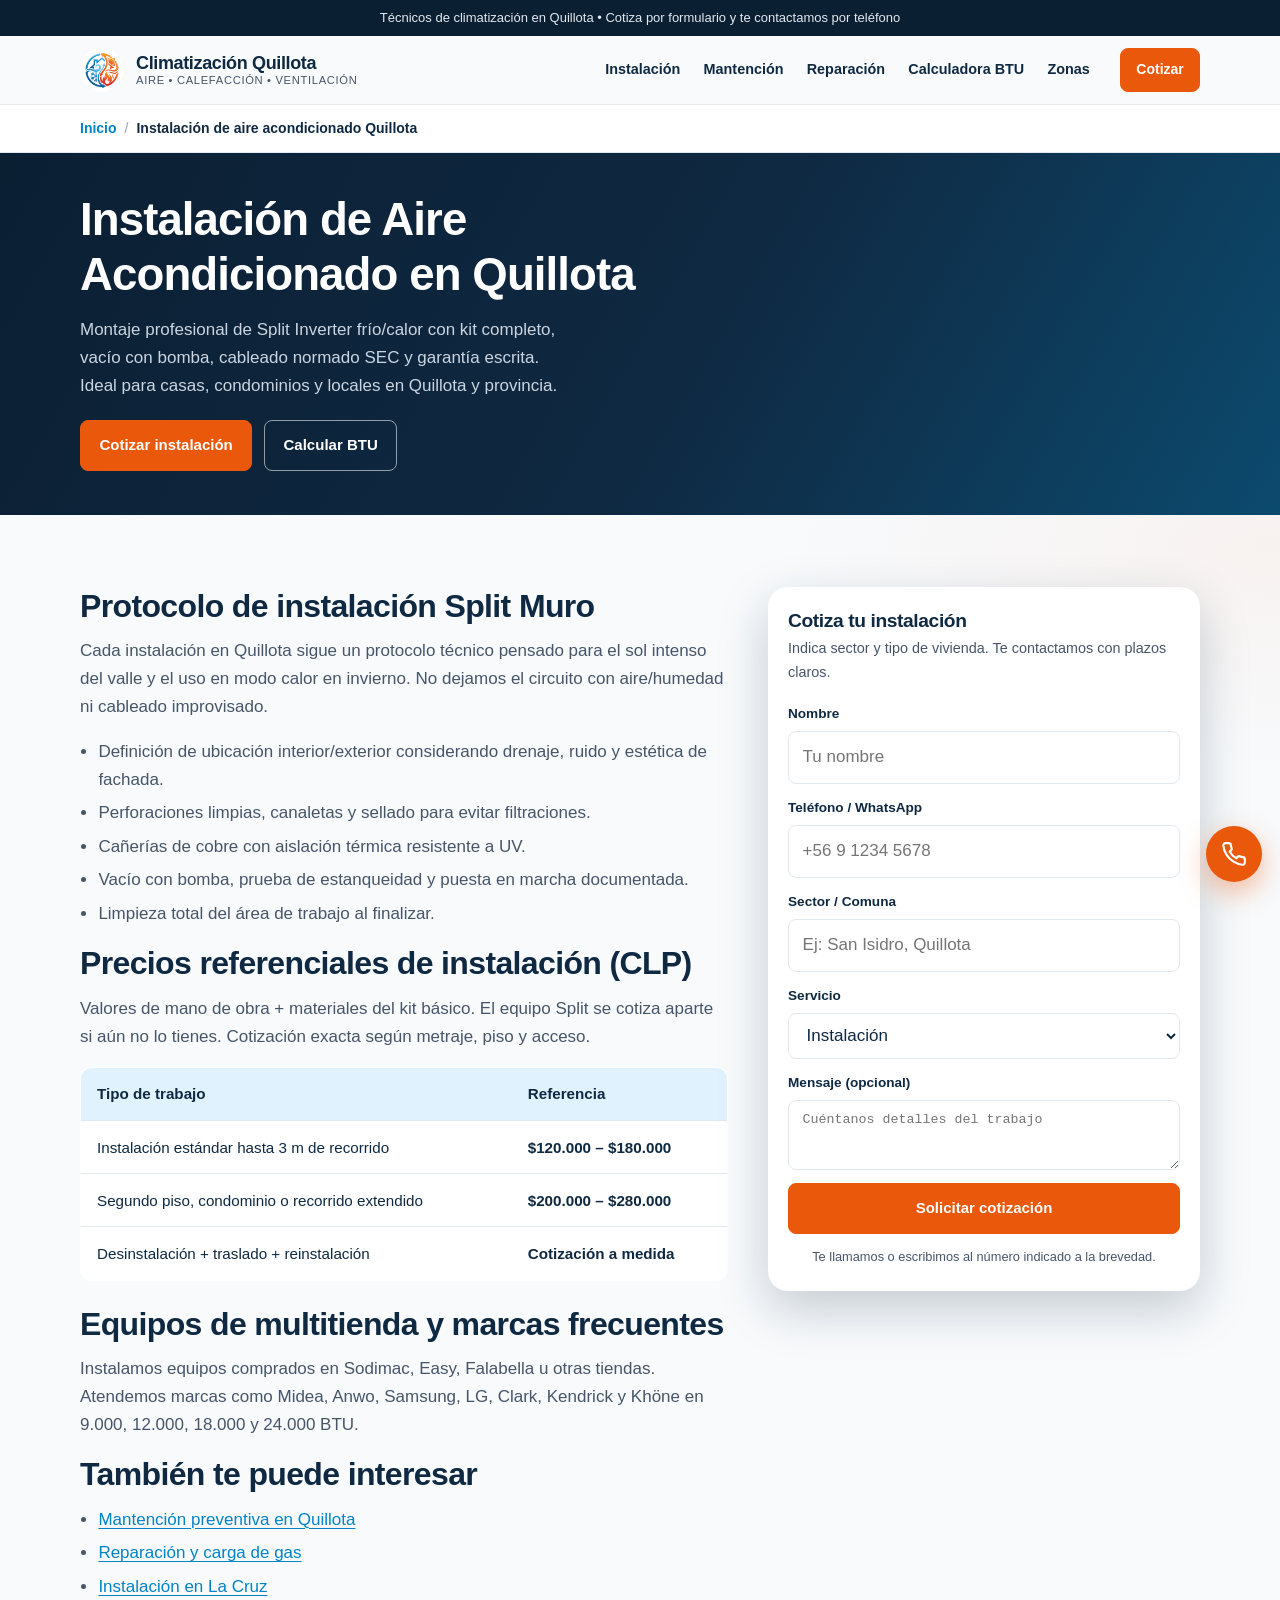
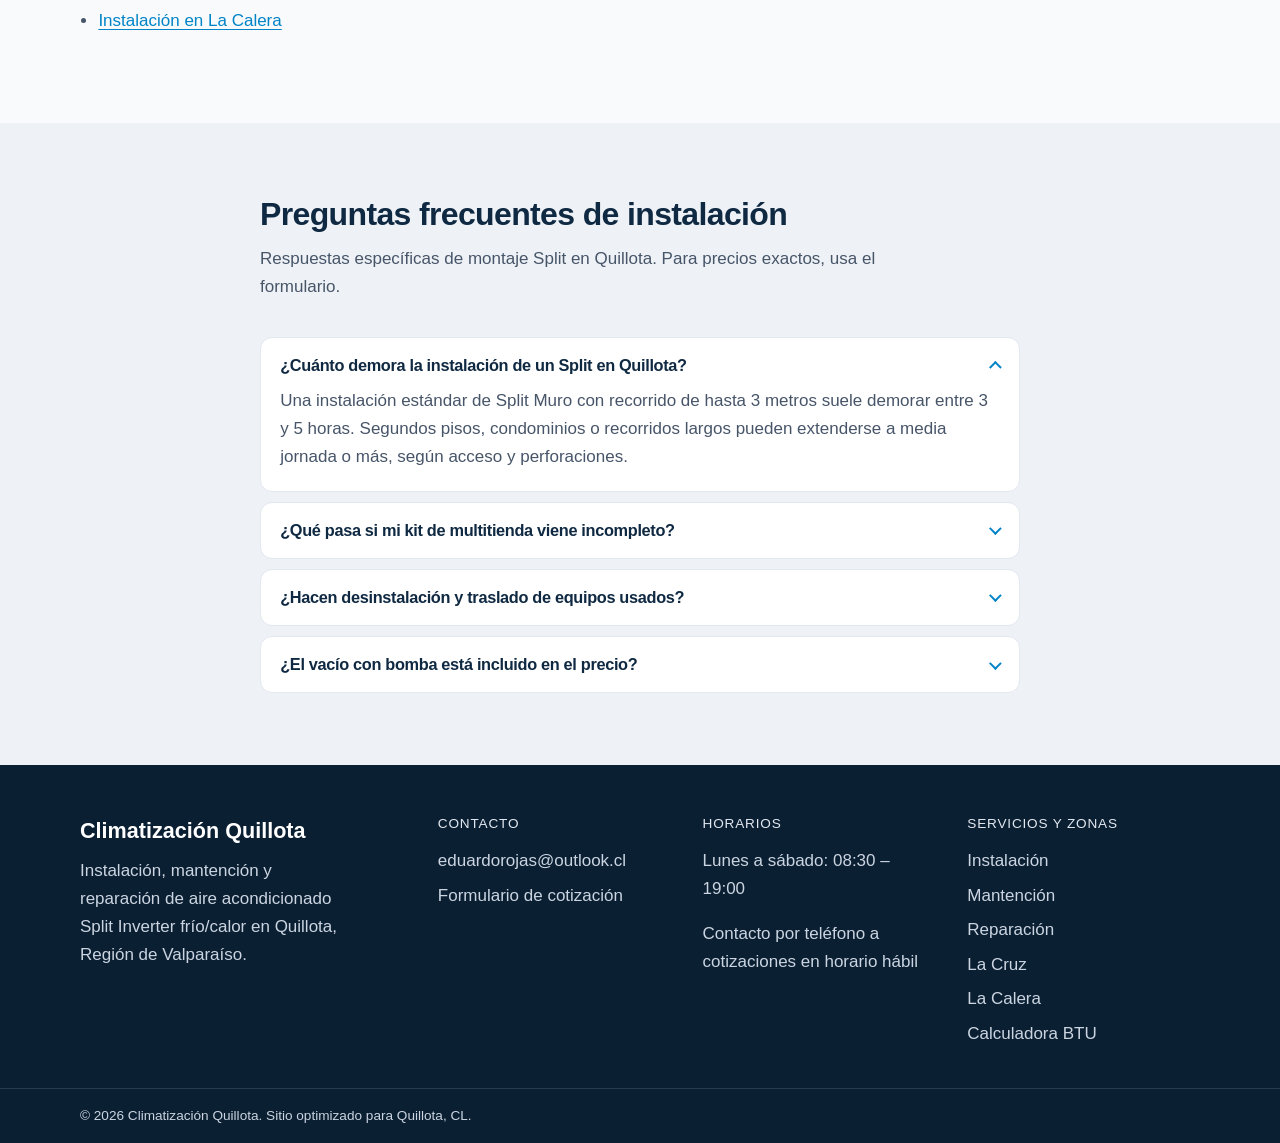
<file: instalacion-aire-acondicionado-quillota/index.html>
<!DOCTYPE html>
<html lang="es-CL">
<head>
  <meta charset="UTF-8">
  <meta name="viewport" content="width=device-width, initial-scale=1.0">
  <title>Instalación de Aire Acondicionado en Quillota | Split Inverter</title>
  <meta name="description" content="Instalación profesional de aire acondicionado Split Inverter en Quillota. Precios referenciales desde $120.000 CLP, kit completo, vacío con bomba y garantía escrita.">
  <meta name="robots" content="index, follow, max-image-preview:large">
  <link rel="canonical" href="https://climatizacionquillota.cl/instalacion-aire-acondicionado-quillota/">

  <meta property="og:title" content="Instalación de Aire Acondicionado en Quillota | Split Inverter">
  <meta property="og:description" content="Instalación profesional de aire acondicionado Split Inverter en Quillota. Precios referenciales desde $120.000 CLP, kit completo, vacío con bomba y garantía escrita.">
  <meta property="og:type" content="website">
  <meta property="og:locale" content="es_CL">
  <meta property="og:url" content="https://climatizacionquillota.cl/instalacion-aire-acondicionado-quillota/">
  <meta property="og:site_name" content="Climatización Quillota">
  <meta property="og:image" content="https://climatizacionquillota.cl/og-image.jpg">
  <meta property="og:image:width" content="1200">
  <meta property="og:image:height" content="630">
  <meta property="og:image:alt" content="Climatización Quillota — Aire acondicionado en Quillota">

  <meta name="twitter:card" content="summary_large_image">
  <meta name="twitter:title" content="Instalación de Aire Acondicionado en Quillota | Split Inverter">
  <meta name="twitter:description" content="Instalación profesional de aire acondicionado Split Inverter en Quillota. Precios referenciales desde $120.000 CLP, kit completo, vacío con bomba y garantía escrita.">
  <meta name="twitter:image" content="https://climatizacionquillota.cl/og-image.jpg">

  <meta name="geo.region" content="CL-VS">
  <meta name="geo.placename" content="Quillota">
  <meta name="theme-color" content="#0F2942">
  <link rel="icon" href="/assets/favicon.svg" type="image/svg+xml">
  <link rel="icon" href="/assets/favicon-48x48.png" type="image/png" sizes="48x48">
  <link rel="apple-touch-icon" href="/assets/apple-touch-icon.png" sizes="180x180">
  <link rel="dns-prefetch" href="https://www.googletagmanager.com">
  <link rel="preconnect" href="https://www.googletagmanager.com" crossorigin>
  <link rel="stylesheet" href="/css/styles.css">

  <script type="application/ld+json">
  {
    "@context": "https://schema.org",
    "@graph": [
      {
        "@type": "WebPage",
        "@id": "https://climatizacionquillota.cl/instalacion-aire-acondicionado-quillota/#webpage",
        "url": "https://climatizacionquillota.cl/instalacion-aire-acondicionado-quillota/",
        "name": "Instalación de Aire Acondicionado en Quillota | Split Inverter",
        "description": "Instalación profesional de aire acondicionado Split Inverter en Quillota. Precios referenciales, kit completo, vacío con bomba y garantía escrita.",
        "isPartOf": { "@id": "https://climatizacionquillota.cl/#website" },
        "about": { "@id": "https://climatizacionquillota.cl/#instalacion" },
        "inLanguage": "es-CL",
        "breadcrumb": { "@id": "https://climatizacionquillota.cl/instalacion-aire-acondicionado-quillota/#breadcrumb" }
      },
      {
        "@type": "BreadcrumbList",
        "@id": "https://climatizacionquillota.cl/instalacion-aire-acondicionado-quillota/#breadcrumb",
        "itemListElement": [
          { "@type": "ListItem", "position": 1, "name": "Inicio", "item": "https://climatizacionquillota.cl/" },
          { "@type": "ListItem", "position": 2, "name": "Instalación de aire acondicionado Quillota", "item": "https://climatizacionquillota.cl/instalacion-aire-acondicionado-quillota/" }
        ]
      },
      {
        "@type": "Service",
        "@id": "https://climatizacionquillota.cl/instalacion-aire-acondicionado-quillota/#service",
        "name": "Instalación de Aire Acondicionado Split Muro en Quillota",
        "serviceType": "Instalación de aire acondicionado",
        "provider": { "@id": "https://climatizacionquillota.cl/#business" },
        "url": "https://climatizacionquillota.cl/instalacion-aire-acondicionado-quillota/",
        "areaServed": [
          { "@type": "City", "name": "Quillota" },
          { "@type": "City", "name": "La Cruz" },
          { "@type": "City", "name": "La Calera" }
        ],
        "description": "Montaje profesional de Split Inverter frío/calor con kit completo, vacío con bomba, cableado SEC y prueba de estanqueidad en Quillota.",
        "offers": {
          "@type": "AggregateOffer",
          "priceCurrency": "CLP",
          "lowPrice": "120000",
          "highPrice": "280000",
          "offerCount": "2",
          "availability": "https://schema.org/InStock"
        }
      },
      {
        "@type": "FAQPage",
        "@id": "https://climatizacionquillota.cl/instalacion-aire-acondicionado-quillota/#faq",
        "mainEntity": [
          {
            "@type": "Question",
            "name": "¿Cuánto demora la instalación de un Split en Quillota?",
            "acceptedAnswer": { "@type": "Answer", "text": "Una instalación estándar de Split Muro con recorrido de hasta 3 metros suele demorar entre 3 y 5 horas. Segundos pisos, condominios o recorridos largos pueden extenderse a media jornada o más, según acceso y perforaciones." }
          },
          {
            "@type": "Question",
            "name": "¿Qué pasa si mi kit de multitienda viene incompleto?",
            "acceptedAnswer": { "@type": "Answer", "text": "Revisamos el kit al llegar. Si faltan cañerías, aislación o cable, cotizamos los materiales faltantes antes de iniciar. No improvisamos con materiales fuera de especificación." }
          },
          {
            "@type": "Question",
            "name": "¿Hacen desinstalación y traslado de equipos usados?",
            "acceptedAnswer": { "@type": "Answer", "text": "Sí. Desinstalamos, recuperamos refrigerante cuando corresponde, trasladamos e instalamos el equipo en la nueva ubicación en Quillota o comunas cercanas. Se cotiza según distancia, altura y estado del equipo." }
          },
          {
            "@type": "Question",
            "name": "¿El vacío con bomba está incluido en el precio?",
            "acceptedAnswer": { "@type": "Answer", "text": "Sí. Toda instalación incluye vacío con bomba, prueba de estanqueidad y puesta en marcha. Es el estándar mínimo para proteger el compresor Inverter." }
          }
        ]
      }
    ]
  }
  </script>
</head>
<body>
  <a class="skip-link" href="#contenido">Saltar al contenido</a>
  <div class="topbar" role="region" aria-label="Mensaje de contacto rápido">
    <p data-config="topbar">Técnicos de climatización en Quillota • Cotiza por formulario y te contactamos por teléfono</p>
  </div>
  <header class="site-header">
    <nav class="nav" aria-label="Navegación principal">
      <a class="brand" href="/" aria-label="Climatización Quillota — Inicio">
        <img class="brand__logo" src="/assets/logo.png" width="44" height="44" alt="Logo Climatización Quillota: aire acondicionado, calefacción y ventilación" decoding="async">
        <span class="brand__text">
          <span class="brand__name" data-config="brandName">Climatización Quillota</span>
          <span class="brand__tag">Aire • Calefacción • Ventilación</span>
        </span>
      </a>
      <button class="nav__toggle" type="button" aria-expanded="false" aria-controls="nav-menu" aria-label="Abrir menú">
        <span class="nav__toggle-bar" aria-hidden="true"></span>
        <span class="nav__toggle-bar" aria-hidden="true"></span>
        <span class="nav__toggle-bar" aria-hidden="true"></span>
      </button>
      <div class="nav__panel" id="nav-menu">
        <ul class="nav__links">
          <li><a href="/instalacion-aire-acondicionado-quillota/">Instalación</a></li>
          <li><a href="/mantencion-aire-acondicionado-quillota/">Mantención</a></li>
          <li><a href="/reparacion-aire-acondicionado-quillota/">Reparación</a></li>
          <li><a href="/#calculadora">Calculadora BTU</a></li>
          <li><a href="/#zonas">Zonas</a></li>
        </ul>
        <div class="nav__cta">
          <a class="btn btn--convert" href="#cotizar">Cotizar</a>
        </div>
      </div>
    </nav>
  </header>

  <nav class="breadcrumb" aria-label="Ruta de navegación"><div class="container"><ol>
        <li><a href="/">Inicio</a></li>
        <li><span aria-current="page">Instalación de aire acondicionado Quillota</span></li>
      </ol></div></nav>
  <main id="contenido">
    <section class="page-hero" aria-labelledby="page-title">
      <div class="container">
        <h1 id="page-title">Instalación de Aire Acondicionado en Quillota</h1>
        <p class="page-hero__lead">Montaje profesional de Split Inverter frío/calor con kit completo, vacío con bomba, cableado normado SEC y garantía escrita. Ideal para casas, condominios y locales en Quillota y provincia.</p>
        <div class="page-hero__actions">
          <a class="btn btn--convert" href="#cotizar">Cotizar instalación</a>
          <a class="btn btn--ghost-light" href="/#calculadora">Calcular BTU</a>
        </div>
      </div>
    </section>

    <section class="section">
      <div class="container content-grid">
        <div class="content-prose">
          <h2>Protocolo de instalación Split Muro</h2>
          <p>Cada instalación en Quillota sigue un protocolo técnico pensado para el sol intenso del valle y el uso en modo calor en invierno. No dejamos el circuito con aire/humedad ni cableado improvisado.</p>
          <ul>
            <li>Definición de ubicación interior/exterior considerando drenaje, ruido y estética de fachada.</li>
            <li>Perforaciones limpias, canaletas y sellado para evitar filtraciones.</li>
            <li>Cañerías de cobre con aislación térmica resistente a UV.</li>
            <li>Vacío con bomba, prueba de estanqueidad y puesta en marcha documentada.</li>
            <li>Limpieza total del área de trabajo al finalizar.</li>
          </ul>

          <h2>Precios referenciales de instalación (CLP)</h2>
          <p>Valores de mano de obra + materiales del kit básico. El equipo Split se cotiza aparte si aún no lo tienes. Cotización exacta según metraje, piso y acceso.</p>
          <table class="price-table">
            <thead>
              <tr><th>Tipo de trabajo</th><th>Referencia</th></tr>
            </thead>
            <tbody>
              <tr><td>Instalación estándar hasta 3 m de recorrido</td><td>$120.000 – $180.000</td></tr>
              <tr><td>Segundo piso, condominio o recorrido extendido</td><td>$200.000 – $280.000</td></tr>
              <tr><td>Desinstalación + traslado + reinstalación</td><td>Cotización a medida</td></tr>
            </tbody>
          </table>

          <h2>Equipos de multitienda y marcas frecuentes</h2>
          <p>Instalamos equipos comprados en Sodimac, Easy, Falabella u otras tiendas. Atendemos marcas como Midea, Anwo, Samsung, LG, Clark, Kendrick y Khöne en 9.000, 12.000, 18.000 y 24.000 BTU.</p>

          <h2>También te puede interesar</h2>
          <ul>
            <li><a href="/mantencion-aire-acondicionado-quillota/">Mantención preventiva en Quillota</a></li>
            <li><a href="/reparacion-aire-acondicionado-quillota/">Reparación y carga de gas</a></li>
            <li><a href="/aire-acondicionado-la-cruz/">Instalación en La Cruz</a></li>
            <li><a href="/aire-acondicionado-la-calera/">Instalación en La Calera</a></li>
          </ul>
        </div>
        <aside class="sticky-quote" id="cotizar">
          <form class="quote-form" id="quote-form" novalidate data-default-service="Instalación">
            <h2 class="quote-form__title">Cotiza tu instalación</h2>
            <p class="quote-form__sub">Indica sector y tipo de vivienda. Te contactamos con plazos claros.</p>
            <input type="text" name="_gotcha" class="hp-field" tabindex="-1" autocomplete="off" aria-hidden="true">
            <input type="hidden" name="btu_recomendados" id="quote-btu" value="">
            <input type="hidden" name="detalle_calculo" id="quote-detalle" value="">
            <label class="field"><span>Nombre</span>
              <input type="text" name="nombre" autocomplete="name" required placeholder="Tu nombre" maxlength="80">
            </label>
            <label class="field"><span>Teléfono / WhatsApp</span>
              <input type="tel" name="telefono" autocomplete="tel" required placeholder="+56 9 1234 5678" maxlength="20" inputmode="tel">
            </label>
            <label class="field"><span>Sector / Comuna</span>
              <input type="text" name="sector" required placeholder="Ej: San Isidro, Quillota" maxlength="80" list="sectores-list">
              <datalist id="sectores-list">
                <option value="Centro de Quillota"></option>
                <option value="Av. Condell"></option>
                <option value="San Isidro"></option>
                <option value="Boco"></option>
                <option value="La Palma"></option>
                <option value="San Pedro"></option>
                <option value="Rautén"></option>
                <option value="El Cajón"></option>
                <option value="La Cruz"></option>
                <option value="La Calera"></option>
                <option value="Hijuelas"></option>
                <option value="Limache"></option>
              </datalist>
            </label>
            <label class="field"><span>Servicio</span>
              <select name="servicio" required>
                <option value="" disabled>Selecciona una opción</option>
                <option value="Instalación">Instalación</option>
                <option value="Mantención">Mantención</option>
                <option value="Reparación">Reparación</option>
              </select>
            </label>
            <label class="field"><span>Mensaje (opcional)</span>
              <textarea name="mensaje" rows="3" maxlength="500" placeholder="Cuéntanos detalles del trabajo"></textarea>
            </label>
            <div class="quote-form__status" id="quote-status" role="status" aria-live="polite" hidden></div>
            <button class="btn btn--convert btn--block" type="submit" id="quote-submit">Solicitar cotización</button>
            <p class="quote-form__note">Te llamamos o escribimos al número indicado a la brevedad.</p>
          </form>
        </aside>
      </div>
    </section>

    <section class="section section--faq" aria-labelledby="faq-title">
      <div class="container container--narrow">
        <header class="section__header">
          <h2 id="faq-title">Preguntas frecuentes de instalación</h2>
          <p>Respuestas específicas de montaje Split en Quillota. Para precios exactos, usa el formulario.</p>
        </header>
        <div class="faq" data-accordion>
          <details class="faq__item" open>
            <summary><h3>¿Cuánto demora la instalación de un Split en Quillota?</h3></summary>
            <p>Una instalación estándar de Split Muro con recorrido de hasta 3 metros suele demorar entre 3 y 5 horas. Segundos pisos, condominios o recorridos largos pueden extenderse a media jornada o más, según acceso y perforaciones.</p>
          </details>
          <details class="faq__item">
            <summary><h3>¿Qué pasa si mi kit de multitienda viene incompleto?</h3></summary>
            <p>Revisamos el kit al llegar. Si faltan cañerías, aislación o cable, cotizamos los materiales faltantes antes de iniciar. No improvisamos con materiales fuera de especificación.</p>
          </details>
          <details class="faq__item">
            <summary><h3>¿Hacen desinstalación y traslado de equipos usados?</h3></summary>
            <p>Sí. Desinstalamos, recuperamos refrigerante cuando corresponde, trasladamos e instalamos el equipo en la nueva ubicación en Quillota o comunas cercanas. Se cotiza según distancia, altura y estado del equipo.</p>
          </details>
          <details class="faq__item">
            <summary><h3>¿El vacío con bomba está incluido en el precio?</h3></summary>
            <p>Sí. Toda instalación incluye vacío con bomba, prueba de estanqueidad y puesta en marcha. Es el estándar mínimo para proteger el compresor Inverter.</p>
          </details>
        </div>
      </div>
    </section>
  </main>
  <footer class="footer">
    <div class="container footer__grid">
      <div>
        <p class="footer__brand" data-config="brandName">Climatización Quillota</p>
        <p class="footer__desc">Instalación, mantención y reparación de aire acondicionado Split Inverter frío/calor en Quillota, Región de Valparaíso.</p>
      </div>
      <div>
        <p class="footer__heading">Contacto</p>
        <ul class="footer__list">
          <li><a data-config="email" href="mailto:eduardorojas@outlook.cl">eduardorojas@outlook.cl</a></li>
          <li><a href="#cotizar">Formulario de cotización</a></li>
        </ul>
      </div>
      <div>
        <p class="footer__heading">Horarios</p>
        <p>Lunes a sábado: 08:30 – 19:00</p>
        <p>Contacto por teléfono a cotizaciones en horario hábil</p>
      </div>
      <div>
        <p class="footer__heading">Servicios y zonas</p>
        <ul class="footer__nav">
          <li><a href="/instalacion-aire-acondicionado-quillota/">Instalación</a></li>
          <li><a href="/mantencion-aire-acondicionado-quillota/">Mantención</a></li>
          <li><a href="/reparacion-aire-acondicionado-quillota/">Reparación</a></li>
          <li><a href="/aire-acondicionado-la-cruz/">La Cruz</a></li>
          <li><a href="/aire-acondicionado-la-calera/">La Calera</a></li>
          <li><a href="/#calculadora">Calculadora BTU</a></li>
        </ul>
      </div>
    </div>
    <div class="footer__bottom">
      <div class="container">
        <p>© <span id="year"></span> <span data-config="brandName">Climatización Quillota</span>. Sitio optimizado para Quillota, CL.</p>
      </div>
    </div>
  </footer>
  <a class="mail-float" href="#cotizar" aria-label="Ir al formulario de cotización">
    <svg width="26" height="26" viewBox="0 0 24 24" aria-hidden="true" fill="none" stroke="currentColor" stroke-width="2"><path d="M22 16.92v3a2 2 0 0 1-2.18 2 19.8 19.8 0 0 1-8.63-3.07 19.5 19.5 0 0 1-6-6A19.8 19.8 0 0 1 2.12 4.18 2 2 0 0 1 4.11 2h3a2 2 0 0 1 2 1.72c.13.96.36 1.9.7 2.81a2 2 0 0 1-.45 2.11L8.09 9.91a16 16 0 0 0 6 6l1.27-1.27a2 2 0 0 1 2.11-.45c.91.34 1.85.57 2.81.7A2 2 0 0 1 22 16.92z"/></svg>
  </a>
  <script src="/js/main.js" defer></script>
</body>
</html>
</file>
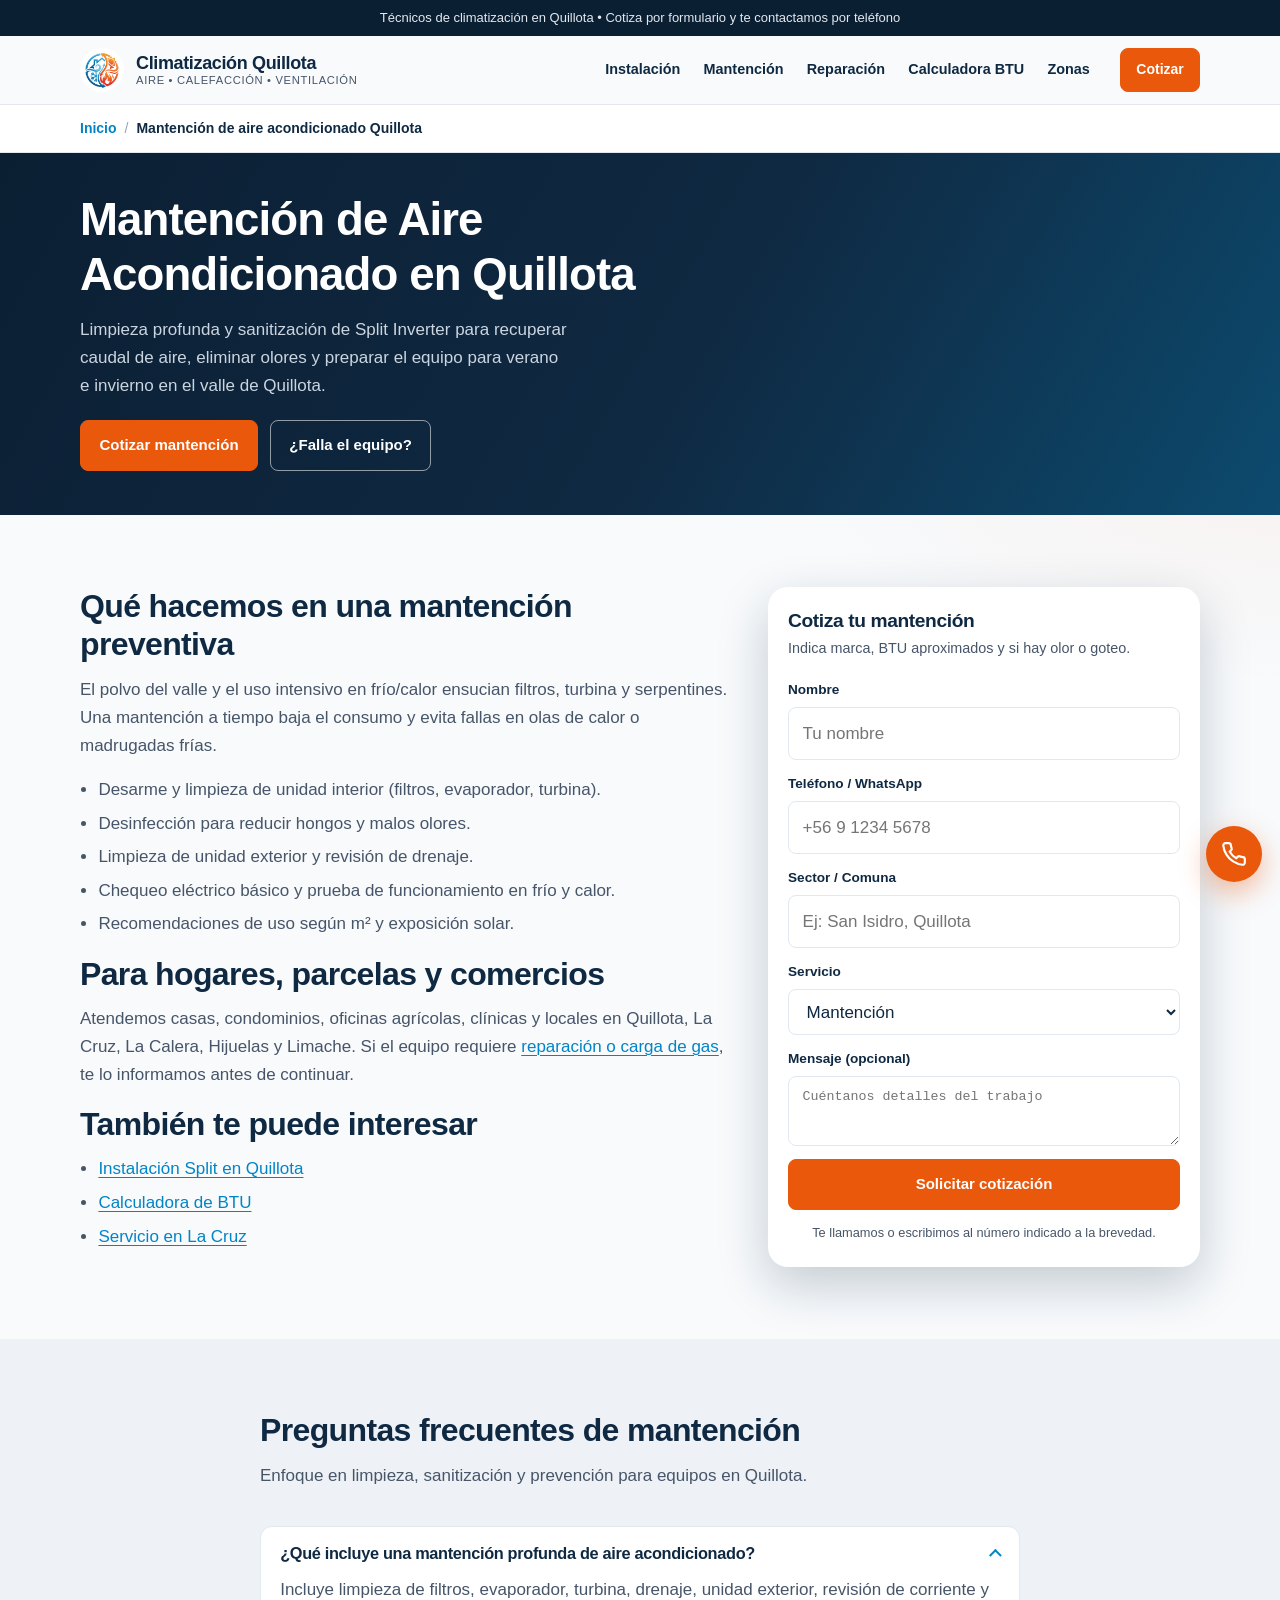
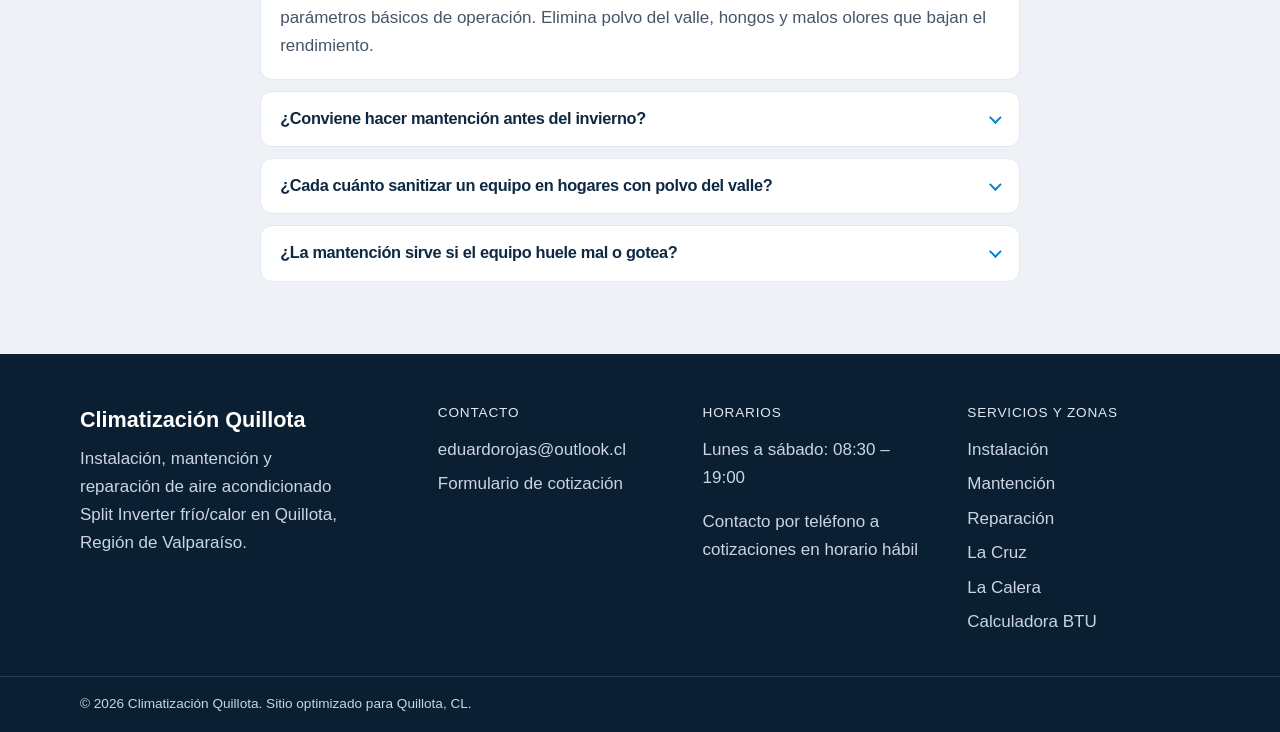
<file: mantencion-aire-acondicionado-quillota/index.html>
<!DOCTYPE html>
<html lang="es-CL">
<head>
  <meta charset="UTF-8">
  <meta name="viewport" content="width=device-width, initial-scale=1.0">
  <title>Mantención de Aire Acondicionado en Quillota | Limpieza y Sanitización</title>
  <meta name="description" content="Mantención preventiva y sanitización de aire acondicionado en Quillota. Limpieza de filtros, turbina y unidad exterior para frío y calor eficientes.">
  <meta name="robots" content="index, follow, max-image-preview:large">
  <link rel="canonical" href="https://climatizacionquillota.cl/mantencion-aire-acondicionado-quillota/">

  <meta property="og:title" content="Mantención de Aire Acondicionado en Quillota | Limpieza y Sanitización">
  <meta property="og:description" content="Mantención preventiva y sanitización de aire acondicionado en Quillota. Limpieza de filtros, turbina y unidad exterior para frío y calor eficientes.">
  <meta property="og:type" content="website">
  <meta property="og:locale" content="es_CL">
  <meta property="og:url" content="https://climatizacionquillota.cl/mantencion-aire-acondicionado-quillota/">
  <meta property="og:site_name" content="Climatización Quillota">
  <meta property="og:image" content="https://climatizacionquillota.cl/og-image.jpg">
  <meta property="og:image:width" content="1200">
  <meta property="og:image:height" content="630">
  <meta property="og:image:alt" content="Climatización Quillota — Aire acondicionado en Quillota">

  <meta name="twitter:card" content="summary_large_image">
  <meta name="twitter:title" content="Mantención de Aire Acondicionado en Quillota | Limpieza y Sanitización">
  <meta name="twitter:description" content="Mantención preventiva y sanitización de aire acondicionado en Quillota. Limpieza de filtros, turbina y unidad exterior para frío y calor eficientes.">
  <meta name="twitter:image" content="https://climatizacionquillota.cl/og-image.jpg">

  <meta name="geo.region" content="CL-VS">
  <meta name="geo.placename" content="Quillota">
  <meta name="theme-color" content="#0F2942">
  <link rel="icon" href="/assets/favicon.svg" type="image/svg+xml">
  <link rel="icon" href="/assets/favicon-48x48.png" type="image/png" sizes="48x48">
  <link rel="apple-touch-icon" href="/assets/apple-touch-icon.png" sizes="180x180">
  <link rel="dns-prefetch" href="https://www.googletagmanager.com">
  <link rel="preconnect" href="https://www.googletagmanager.com" crossorigin>
  <link rel="stylesheet" href="/css/styles.css">

  <script type="application/ld+json">
  {
    "@context": "https://schema.org",
    "@graph": [
      {
        "@type": "WebPage",
        "@id": "https://climatizacionquillota.cl/mantencion-aire-acondicionado-quillota/#webpage",
        "url": "https://climatizacionquillota.cl/mantencion-aire-acondicionado-quillota/",
        "name": "Mantención de Aire Acondicionado en Quillota | Limpieza y Sanitización",
        "description": "Mantención preventiva y sanitización de aire acondicionado en Quillota. Limpieza de filtros, turbina y unidad exterior para frío y calor eficientes.",
        "isPartOf": { "@id": "https://climatizacionquillota.cl/#website" },
        "about": { "@id": "https://climatizacionquillota.cl/#mantencion" },
        "inLanguage": "es-CL",
        "breadcrumb": { "@id": "https://climatizacionquillota.cl/mantencion-aire-acondicionado-quillota/#breadcrumb" }
      },
      {
        "@type": "BreadcrumbList",
        "@id": "https://climatizacionquillota.cl/mantencion-aire-acondicionado-quillota/#breadcrumb",
        "itemListElement": [
          { "@type": "ListItem", "position": 1, "name": "Inicio", "item": "https://climatizacionquillota.cl/" },
          { "@type": "ListItem", "position": 2, "name": "Mantención de aire acondicionado Quillota", "item": "https://climatizacionquillota.cl/mantencion-aire-acondicionado-quillota/" }
        ]
      },
      {
        "@type": "Service",
        "@id": "https://climatizacionquillota.cl/mantencion-aire-acondicionado-quillota/#service",
        "name": "Mantención Preventiva y Sanitización en Quillota",
        "serviceType": "Mantención de aire acondicionado",
        "provider": { "@id": "https://climatizacionquillota.cl/#business" },
        "url": "https://climatizacionquillota.cl/mantencion-aire-acondicionado-quillota/",
        "areaServed": [
          { "@type": "City", "name": "Quillota" },
          { "@type": "City", "name": "La Cruz" },
          { "@type": "City", "name": "La Calera" }
        ],
        "description": "Limpieza profunda de unidad interior y exterior, desinfección de filtros y turbina, y revisión eléctrica para máximo rendimiento en verano e invierno."
      },
      {
        "@type": "FAQPage",
        "@id": "https://climatizacionquillota.cl/mantencion-aire-acondicionado-quillota/#faq",
        "mainEntity": [
          {
            "@type": "Question",
            "name": "¿Qué incluye una mantención profunda de aire acondicionado?",
            "acceptedAnswer": { "@type": "Answer", "text": "Incluye limpieza de filtros, evaporador, turbina, drenaje, unidad exterior, revisión de corriente y parámetros básicos de operación. Elimina polvo del valle, hongos y malos olores que bajan el rendimiento." }
          },
          {
            "@type": "Question",
            "name": "¿Conviene hacer mantención antes del invierno?",
            "acceptedAnswer": { "@type": "Answer", "text": "Sí. En Quillota muchos equipos trabajan en modo calor (bomba de calor) durante el frío húmedo. Una mantención en otoño mejora transferencia térmica y reduce fallas en la temporada de calefacción." }
          },
          {
            "@type": "Question",
            "name": "¿Cada cuánto sanitizar un equipo en hogares con polvo del valle?",
            "acceptedAnswer": { "@type": "Answer", "text": "Como mínimo una vez al año. En viviendas con alto polvo, mascotas o uso intensivo, recomendamos dos visitas: primavera (pre-verano) y otoño (pre-invierno)." }
          },
          {
            "@type": "Question",
            "name": "¿La mantención sirve si el equipo huele mal o gotea?",
            "acceptedAnswer": { "@type": "Answer", "text": "En muchos casos sí: olores y goteos se deben a turbina sucia o drenaje obstruido. Si detectamos fuga de gas o falla eléctrica, te informamos y cotizamos reparación aparte antes de intervenir." }
          }
        ]
      }
    ]
  }
  </script>
</head>
<body>
  <a class="skip-link" href="#contenido">Saltar al contenido</a>
  <div class="topbar" role="region" aria-label="Mensaje de contacto rápido">
    <p data-config="topbar">Técnicos de climatización en Quillota • Cotiza por formulario y te contactamos por teléfono</p>
  </div>
  <header class="site-header">
    <nav class="nav" aria-label="Navegación principal">
      <a class="brand" href="/" aria-label="Climatización Quillota — Inicio">
        <img class="brand__logo" src="/assets/logo.png" width="44" height="44" alt="Logo Climatización Quillota: aire acondicionado, calefacción y ventilación" decoding="async">
        <span class="brand__text">
          <span class="brand__name" data-config="brandName">Climatización Quillota</span>
          <span class="brand__tag">Aire • Calefacción • Ventilación</span>
        </span>
      </a>
      <button class="nav__toggle" type="button" aria-expanded="false" aria-controls="nav-menu" aria-label="Abrir menú">
        <span class="nav__toggle-bar" aria-hidden="true"></span>
        <span class="nav__toggle-bar" aria-hidden="true"></span>
        <span class="nav__toggle-bar" aria-hidden="true"></span>
      </button>
      <div class="nav__panel" id="nav-menu">
        <ul class="nav__links">
          <li><a href="/instalacion-aire-acondicionado-quillota/">Instalación</a></li>
          <li><a href="/mantencion-aire-acondicionado-quillota/">Mantención</a></li>
          <li><a href="/reparacion-aire-acondicionado-quillota/">Reparación</a></li>
          <li><a href="/#calculadora">Calculadora BTU</a></li>
          <li><a href="/#zonas">Zonas</a></li>
        </ul>
        <div class="nav__cta">
          <a class="btn btn--convert" href="#cotizar">Cotizar</a>
        </div>
      </div>
    </nav>
  </header>

  <nav class="breadcrumb" aria-label="Ruta de navegación"><div class="container"><ol>
        <li><a href="/">Inicio</a></li>
        <li><span aria-current="page">Mantención de aire acondicionado Quillota</span></li>
      </ol></div></nav>
  <main id="contenido">
    <section class="page-hero" aria-labelledby="page-title">
      <div class="container">
        <h1 id="page-title">Mantención de Aire Acondicionado en Quillota</h1>
        <p class="page-hero__lead">Limpieza profunda y sanitización de Split Inverter para recuperar caudal de aire, eliminar olores y preparar el equipo para verano e invierno en el valle de Quillota.</p>
        <div class="page-hero__actions">
          <a class="btn btn--convert" href="#cotizar">Cotizar mantención</a>
          <a class="btn btn--ghost-light" href="/reparacion-aire-acondicionado-quillota/">¿Falla el equipo?</a>
        </div>
      </div>
    </section>

    <section class="section">
      <div class="container content-grid">
        <div class="content-prose">
          <h2>Qué hacemos en una mantención preventiva</h2>
          <p>El polvo del valle y el uso intensivo en frío/calor ensucian filtros, turbina y serpentines. Una mantención a tiempo baja el consumo y evita fallas en olas de calor o madrugadas frías.</p>
          <ul>
            <li>Desarme y limpieza de unidad interior (filtros, evaporador, turbina).</li>
            <li>Desinfección para reducir hongos y malos olores.</li>
            <li>Limpieza de unidad exterior y revisión de drenaje.</li>
            <li>Chequeo eléctrico básico y prueba de funcionamiento en frío y calor.</li>
            <li>Recomendaciones de uso según m² y exposición solar.</li>
          </ul>

          <h2>Para hogares, parcelas y comercios</h2>
          <p>Atendemos casas, condominios, oficinas agrícolas, clínicas y locales en Quillota, La Cruz, La Calera, Hijuelas y Limache. Si el equipo requiere <a href="/reparacion-aire-acondicionado-quillota/">reparación o carga de gas</a>, te lo informamos antes de continuar.</p>

          <h2>También te puede interesar</h2>
          <ul>
            <li><a href="/instalacion-aire-acondicionado-quillota/">Instalación Split en Quillota</a></li>
            <li><a href="/#calculadora">Calculadora de BTU</a></li>
            <li><a href="/aire-acondicionado-la-cruz/">Servicio en La Cruz</a></li>
          </ul>
        </div>
        <aside class="sticky-quote" id="cotizar">
          <form class="quote-form" id="quote-form" novalidate data-default-service="Mantención">
            <h2 class="quote-form__title">Cotiza tu mantención</h2>
            <p class="quote-form__sub">Indica marca, BTU aproximados y si hay olor o goteo.</p>
            <input type="text" name="_gotcha" class="hp-field" tabindex="-1" autocomplete="off" aria-hidden="true">
            <input type="hidden" name="btu_recomendados" id="quote-btu" value="">
            <input type="hidden" name="detalle_calculo" id="quote-detalle" value="">
            <label class="field"><span>Nombre</span>
              <input type="text" name="nombre" autocomplete="name" required placeholder="Tu nombre" maxlength="80">
            </label>
            <label class="field"><span>Teléfono / WhatsApp</span>
              <input type="tel" name="telefono" autocomplete="tel" required placeholder="+56 9 1234 5678" maxlength="20" inputmode="tel">
            </label>
            <label class="field"><span>Sector / Comuna</span>
              <input type="text" name="sector" required placeholder="Ej: San Isidro, Quillota" maxlength="80" list="sectores-list">
              <datalist id="sectores-list">
                <option value="Centro de Quillota"></option>
                <option value="Av. Condell"></option>
                <option value="San Isidro"></option>
                <option value="Boco"></option>
                <option value="La Palma"></option>
                <option value="San Pedro"></option>
                <option value="Rautén"></option>
                <option value="El Cajón"></option>
                <option value="La Cruz"></option>
                <option value="La Calera"></option>
                <option value="Hijuelas"></option>
                <option value="Limache"></option>
              </datalist>
            </label>
            <label class="field"><span>Servicio</span>
              <select name="servicio" required>
                <option value="" disabled>Selecciona una opción</option>
                <option value="Instalación">Instalación</option>
                <option value="Mantención">Mantención</option>
                <option value="Reparación">Reparación</option>
              </select>
            </label>
            <label class="field"><span>Mensaje (opcional)</span>
              <textarea name="mensaje" rows="3" maxlength="500" placeholder="Cuéntanos detalles del trabajo"></textarea>
            </label>
            <div class="quote-form__status" id="quote-status" role="status" aria-live="polite" hidden></div>
            <button class="btn btn--convert btn--block" type="submit" id="quote-submit">Solicitar cotización</button>
            <p class="quote-form__note">Te llamamos o escribimos al número indicado a la brevedad.</p>
          </form>
        </aside>
      </div>
    </section>

    <section class="section section--faq" aria-labelledby="faq-title">
      <div class="container container--narrow">
        <header class="section__header">
          <h2 id="faq-title">Preguntas frecuentes de mantención</h2>
          <p>Enfoque en limpieza, sanitización y prevención para equipos en Quillota.</p>
        </header>
        <div class="faq" data-accordion>
          <details class="faq__item" open>
            <summary><h3>¿Qué incluye una mantención profunda de aire acondicionado?</h3></summary>
            <p>Incluye limpieza de filtros, evaporador, turbina, drenaje, unidad exterior, revisión de corriente y parámetros básicos de operación. Elimina polvo del valle, hongos y malos olores que bajan el rendimiento.</p>
          </details>
          <details class="faq__item">
            <summary><h3>¿Conviene hacer mantención antes del invierno?</h3></summary>
            <p>Sí. En Quillota muchos equipos trabajan en modo calor (bomba de calor) durante el frío húmedo. Una mantención en otoño mejora transferencia térmica y reduce fallas en la temporada de calefacción.</p>
          </details>
          <details class="faq__item">
            <summary><h3>¿Cada cuánto sanitizar un equipo en hogares con polvo del valle?</h3></summary>
            <p>Como mínimo una vez al año. En viviendas con alto polvo, mascotas o uso intensivo, recomendamos dos visitas: primavera (pre-verano) y otoño (pre-invierno).</p>
          </details>
          <details class="faq__item">
            <summary><h3>¿La mantención sirve si el equipo huele mal o gotea?</h3></summary>
            <p>En muchos casos sí: olores y goteos se deben a turbina sucia o drenaje obstruido. Si detectamos fuga de gas o falla eléctrica, te informamos y cotizamos reparación aparte antes de intervenir.</p>
          </details>
        </div>
      </div>
    </section>
  </main>
  <footer class="footer">
    <div class="container footer__grid">
      <div>
        <p class="footer__brand" data-config="brandName">Climatización Quillota</p>
        <p class="footer__desc">Instalación, mantención y reparación de aire acondicionado Split Inverter frío/calor en Quillota, Región de Valparaíso.</p>
      </div>
      <div>
        <p class="footer__heading">Contacto</p>
        <ul class="footer__list">
          <li><a data-config="email" href="mailto:eduardorojas@outlook.cl">eduardorojas@outlook.cl</a></li>
          <li><a href="#cotizar">Formulario de cotización</a></li>
        </ul>
      </div>
      <div>
        <p class="footer__heading">Horarios</p>
        <p>Lunes a sábado: 08:30 – 19:00</p>
        <p>Contacto por teléfono a cotizaciones en horario hábil</p>
      </div>
      <div>
        <p class="footer__heading">Servicios y zonas</p>
        <ul class="footer__nav">
          <li><a href="/instalacion-aire-acondicionado-quillota/">Instalación</a></li>
          <li><a href="/mantencion-aire-acondicionado-quillota/">Mantención</a></li>
          <li><a href="/reparacion-aire-acondicionado-quillota/">Reparación</a></li>
          <li><a href="/aire-acondicionado-la-cruz/">La Cruz</a></li>
          <li><a href="/aire-acondicionado-la-calera/">La Calera</a></li>
          <li><a href="/#calculadora">Calculadora BTU</a></li>
        </ul>
      </div>
    </div>
    <div class="footer__bottom">
      <div class="container">
        <p>© <span id="year"></span> <span data-config="brandName">Climatización Quillota</span>. Sitio optimizado para Quillota, CL.</p>
      </div>
    </div>
  </footer>
  <a class="mail-float" href="#cotizar" aria-label="Ir al formulario de cotización">
    <svg width="26" height="26" viewBox="0 0 24 24" aria-hidden="true" fill="none" stroke="currentColor" stroke-width="2"><path d="M22 16.92v3a2 2 0 0 1-2.18 2 19.8 19.8 0 0 1-8.63-3.07 19.5 19.5 0 0 1-6-6A19.8 19.8 0 0 1 2.12 4.18 2 2 0 0 1 4.11 2h3a2 2 0 0 1 2 1.72c.13.96.36 1.9.7 2.81a2 2 0 0 1-.45 2.11L8.09 9.91a16 16 0 0 0 6 6l1.27-1.27a2 2 0 0 1 2.11-.45c.91.34 1.85.57 2.81.7A2 2 0 0 1 22 16.92z"/></svg>
  </a>
  <script src="/js/main.js" defer></script>
</body>
</html>
</file>
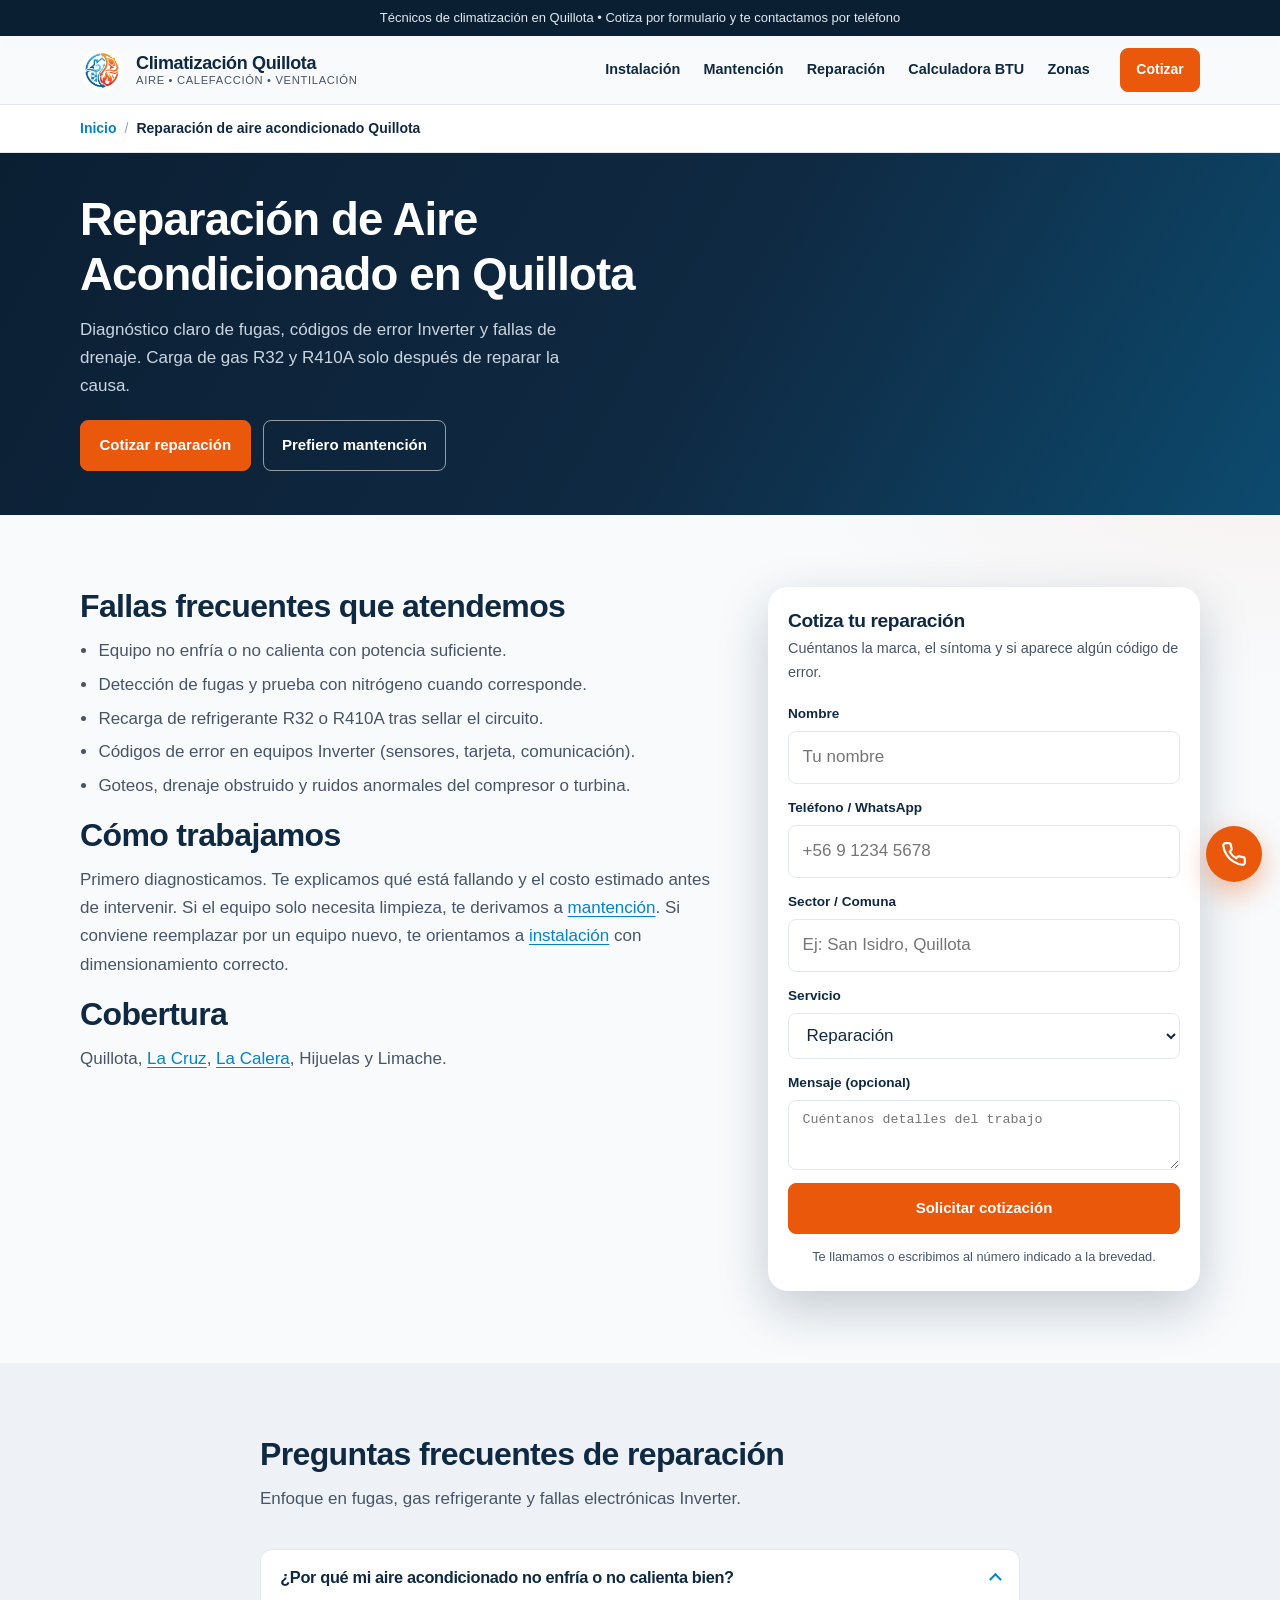
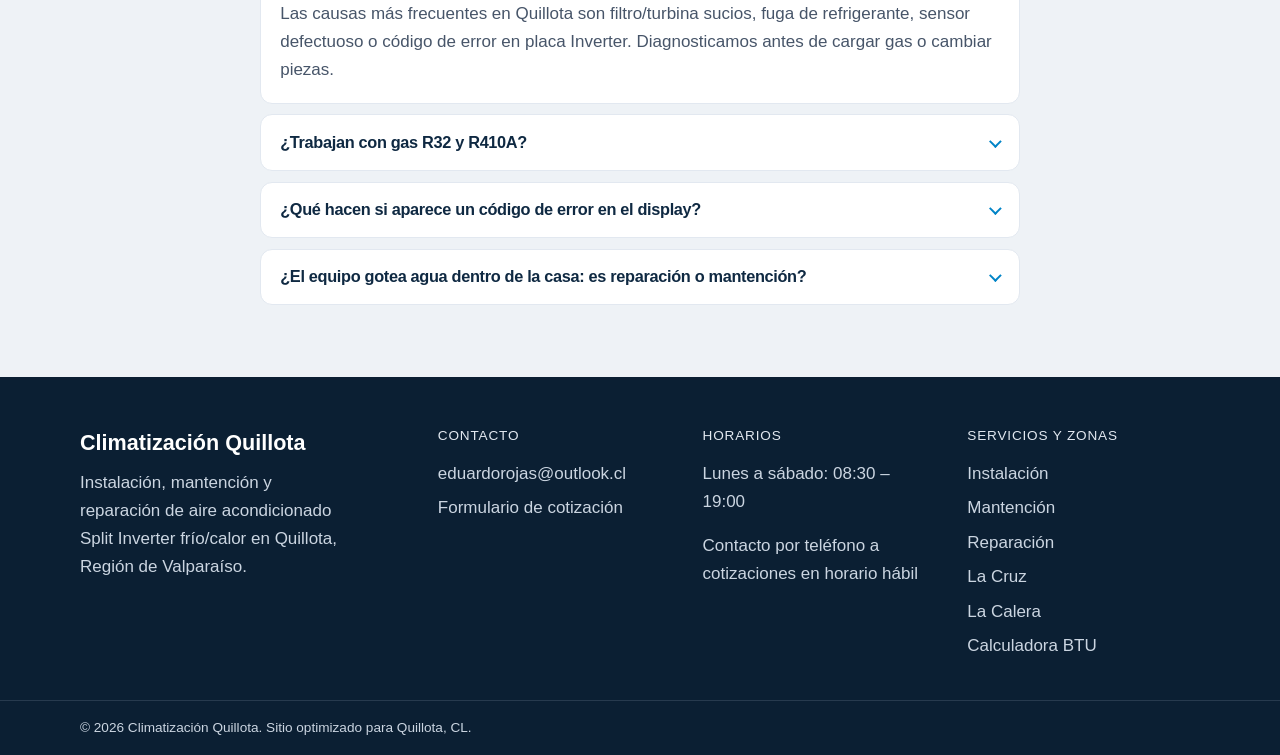
<file: reparacion-aire-acondicionado-quillota/index.html>
<!DOCTYPE html>
<html lang="es-CL">
<head>
  <meta charset="UTF-8">
  <meta name="viewport" content="width=device-width, initial-scale=1.0">
  <title>Reparación de Aire Acondicionado en Quillota | Gas R32 y R410A</title>
  <meta name="description" content="Reparación de aire acondicionado en Quillota: detección de fugas, códigos de error Inverter y carga de gas R32 y R410A con diagnóstico previo.">
  <meta name="robots" content="index, follow, max-image-preview:large">
  <link rel="canonical" href="https://climatizacionquillota.cl/reparacion-aire-acondicionado-quillota/">

  <meta property="og:title" content="Reparación de Aire Acondicionado en Quillota | Gas R32 y R410A">
  <meta property="og:description" content="Reparación de aire acondicionado en Quillota: detección de fugas, códigos de error Inverter y carga de gas R32 y R410A con diagnóstico previo.">
  <meta property="og:type" content="website">
  <meta property="og:locale" content="es_CL">
  <meta property="og:url" content="https://climatizacionquillota.cl/reparacion-aire-acondicionado-quillota/">
  <meta property="og:site_name" content="Climatización Quillota">
  <meta property="og:image" content="https://climatizacionquillota.cl/og-image.jpg">
  <meta property="og:image:width" content="1200">
  <meta property="og:image:height" content="630">
  <meta property="og:image:alt" content="Climatización Quillota — Aire acondicionado en Quillota">

  <meta name="twitter:card" content="summary_large_image">
  <meta name="twitter:title" content="Reparación de Aire Acondicionado en Quillota | Gas R32 y R410A">
  <meta name="twitter:description" content="Reparación de aire acondicionado en Quillota: detección de fugas, códigos de error Inverter y carga de gas R32 y R410A con diagnóstico previo.">
  <meta name="twitter:image" content="https://climatizacionquillota.cl/og-image.jpg">

  <meta name="geo.region" content="CL-VS">
  <meta name="geo.placename" content="Quillota">
  <meta name="theme-color" content="#0F2942">
  <link rel="icon" href="/assets/favicon.svg" type="image/svg+xml">
  <link rel="icon" href="/assets/favicon-48x48.png" type="image/png" sizes="48x48">
  <link rel="apple-touch-icon" href="/assets/apple-touch-icon.png" sizes="180x180">
  <link rel="dns-prefetch" href="https://www.googletagmanager.com">
  <link rel="preconnect" href="https://www.googletagmanager.com" crossorigin>
  <link rel="stylesheet" href="/css/styles.css">

  <script type="application/ld+json">
  {
    "@context": "https://schema.org",
    "@graph": [
      {
        "@type": "WebPage",
        "@id": "https://climatizacionquillota.cl/reparacion-aire-acondicionado-quillota/#webpage",
        "url": "https://climatizacionquillota.cl/reparacion-aire-acondicionado-quillota/",
        "name": "Reparación de Aire Acondicionado en Quillota | Gas R32 y R410A",
        "description": "Reparación de aire acondicionado en Quillota: detección de fugas, códigos de error Inverter y carga de gas R32 y R410A con diagnóstico previo.",
        "isPartOf": { "@id": "https://climatizacionquillota.cl/#website" },
        "about": { "@id": "https://climatizacionquillota.cl/#reparacion" },
        "inLanguage": "es-CL",
        "breadcrumb": { "@id": "https://climatizacionquillota.cl/reparacion-aire-acondicionado-quillota/#breadcrumb" }
      },
      {
        "@type": "BreadcrumbList",
        "@id": "https://climatizacionquillota.cl/reparacion-aire-acondicionado-quillota/#breadcrumb",
        "itemListElement": [
          { "@type": "ListItem", "position": 1, "name": "Inicio", "item": "https://climatizacionquillota.cl/" },
          { "@type": "ListItem", "position": 2, "name": "Reparación de aire acondicionado Quillota", "item": "https://climatizacionquillota.cl/reparacion-aire-acondicionado-quillota/" }
        ]
      },
      {
        "@type": "Service",
        "@id": "https://climatizacionquillota.cl/reparacion-aire-acondicionado-quillota/#service",
        "name": "Reparación y Carga de Gas Refrigerante en Quillota",
        "serviceType": "Reparación de aire acondicionado",
        "provider": { "@id": "https://climatizacionquillota.cl/#business" },
        "url": "https://climatizacionquillota.cl/reparacion-aire-acondicionado-quillota/",
        "areaServed": [
          { "@type": "City", "name": "Quillota" },
          { "@type": "City", "name": "La Cruz" },
          { "@type": "City", "name": "La Calera" }
        ],
        "description": "Detección de fugas con nitrógeno, reparación de códigos de error y recarga de refrigerantes R32 y R410A en Quillota y alrededores."
      },
      {
        "@type": "FAQPage",
        "@id": "https://climatizacionquillota.cl/reparacion-aire-acondicionado-quillota/#faq",
        "mainEntity": [
          {
            "@type": "Question",
            "name": "¿Por qué mi aire acondicionado no enfría o no calienta bien?",
            "acceptedAnswer": { "@type": "Answer", "text": "Las causas más frecuentes en Quillota son filtro/turbina sucios, fuga de refrigerante, sensor defectuoso o código de error en placa Inverter. Diagnosticamos antes de cargar gas o cambiar piezas." }
          },
          {
            "@type": "Question",
            "name": "¿Trabajan con gas R32 y R410A?",
            "acceptedAnswer": { "@type": "Answer", "text": "Sí. Identificamos el refrigerante del equipo y solo recargamos el tipo correcto después de localizar y reparar fugas. No mezclamos gases ni cargamos a ciegas." }
          },
          {
            "@type": "Question",
            "name": "¿Qué hacen si aparece un código de error en el display?",
            "acceptedAnswer": { "@type": "Answer", "text": "Leemos el código, revisamos sensores, tarjeta, comunicación interior-exterior y protecciones. Te explicamos la causa probable y el alcance de la reparación antes de autorizar el trabajo." }
          },
          {
            "@type": "Question",
            "name": "¿El equipo gotea agua dentro de la casa: es reparación o mantención?",
            "acceptedAnswer": { "@type": "Answer", "text": "A menudo es drenaje obstruido o instalación mal inclinada. Si es solo limpieza de drenaje/turbina, se resuelve con mantención. Si hay daño de bandeja, bomba de drenaje o fuga de gas, cotizamos reparación." }
          }
        ]
      }
    ]
  }
  </script>
</head>
<body>
  <a class="skip-link" href="#contenido">Saltar al contenido</a>
  <div class="topbar" role="region" aria-label="Mensaje de contacto rápido">
    <p data-config="topbar">Técnicos de climatización en Quillota • Cotiza por formulario y te contactamos por teléfono</p>
  </div>
  <header class="site-header">
    <nav class="nav" aria-label="Navegación principal">
      <a class="brand" href="/" aria-label="Climatización Quillota — Inicio">
        <img class="brand__logo" src="/assets/logo.png" width="44" height="44" alt="Logo Climatización Quillota: aire acondicionado, calefacción y ventilación" decoding="async">
        <span class="brand__text">
          <span class="brand__name" data-config="brandName">Climatización Quillota</span>
          <span class="brand__tag">Aire • Calefacción • Ventilación</span>
        </span>
      </a>
      <button class="nav__toggle" type="button" aria-expanded="false" aria-controls="nav-menu" aria-label="Abrir menú">
        <span class="nav__toggle-bar" aria-hidden="true"></span>
        <span class="nav__toggle-bar" aria-hidden="true"></span>
        <span class="nav__toggle-bar" aria-hidden="true"></span>
      </button>
      <div class="nav__panel" id="nav-menu">
        <ul class="nav__links">
          <li><a href="/instalacion-aire-acondicionado-quillota/">Instalación</a></li>
          <li><a href="/mantencion-aire-acondicionado-quillota/">Mantención</a></li>
          <li><a href="/reparacion-aire-acondicionado-quillota/">Reparación</a></li>
          <li><a href="/#calculadora">Calculadora BTU</a></li>
          <li><a href="/#zonas">Zonas</a></li>
        </ul>
        <div class="nav__cta">
          <a class="btn btn--convert" href="#cotizar">Cotizar</a>
        </div>
      </div>
    </nav>
  </header>

  <nav class="breadcrumb" aria-label="Ruta de navegación"><div class="container"><ol>
        <li><a href="/">Inicio</a></li>
        <li><span aria-current="page">Reparación de aire acondicionado Quillota</span></li>
      </ol></div></nav>
  <main id="contenido">
    <section class="page-hero" aria-labelledby="page-title">
      <div class="container">
        <h1 id="page-title">Reparación de Aire Acondicionado en Quillota</h1>
        <p class="page-hero__lead">Diagnóstico claro de fugas, códigos de error Inverter y fallas de drenaje. Carga de gas R32 y R410A solo después de reparar la causa.</p>
        <div class="page-hero__actions">
          <a class="btn btn--convert" href="#cotizar">Cotizar reparación</a>
          <a class="btn btn--ghost-light" href="/mantencion-aire-acondicionado-quillota/">Prefiero mantención</a>
        </div>
      </div>
    </section>

    <section class="section">
      <div class="container content-grid">
        <div class="content-prose">
          <h2>Fallas frecuentes que atendemos</h2>
          <ul>
            <li>Equipo no enfría o no calienta con potencia suficiente.</li>
            <li>Detección de fugas y prueba con nitrógeno cuando corresponde.</li>
            <li>Recarga de refrigerante R32 o R410A tras sellar el circuito.</li>
            <li>Códigos de error en equipos Inverter (sensores, tarjeta, comunicación).</li>
            <li>Goteos, drenaje obstruido y ruidos anormales del compresor o turbina.</li>
          </ul>

          <h2>Cómo trabajamos</h2>
          <p>Primero diagnosticamos. Te explicamos qué está fallando y el costo estimado antes de intervenir. Si el equipo solo necesita limpieza, te derivamos a <a href="/mantencion-aire-acondicionado-quillota/">mantención</a>. Si conviene reemplazar por un equipo nuevo, te orientamos a <a href="/instalacion-aire-acondicionado-quillota/">instalación</a> con dimensionamiento correcto.</p>

          <h2>Cobertura</h2>
          <p>Quillota, <a href="/aire-acondicionado-la-cruz/">La Cruz</a>, <a href="/aire-acondicionado-la-calera/">La Calera</a>, Hijuelas y Limache.</p>
        </div>
        <aside class="sticky-quote" id="cotizar">
          <form class="quote-form" id="quote-form" novalidate data-default-service="Reparación">
            <h2 class="quote-form__title">Cotiza tu reparación</h2>
            <p class="quote-form__sub">Cuéntanos la marca, el síntoma y si aparece algún código de error.</p>
            <input type="text" name="_gotcha" class="hp-field" tabindex="-1" autocomplete="off" aria-hidden="true">
            <input type="hidden" name="btu_recomendados" id="quote-btu" value="">
            <input type="hidden" name="detalle_calculo" id="quote-detalle" value="">
            <label class="field"><span>Nombre</span>
              <input type="text" name="nombre" autocomplete="name" required placeholder="Tu nombre" maxlength="80">
            </label>
            <label class="field"><span>Teléfono / WhatsApp</span>
              <input type="tel" name="telefono" autocomplete="tel" required placeholder="+56 9 1234 5678" maxlength="20" inputmode="tel">
            </label>
            <label class="field"><span>Sector / Comuna</span>
              <input type="text" name="sector" required placeholder="Ej: San Isidro, Quillota" maxlength="80" list="sectores-list">
              <datalist id="sectores-list">
                <option value="Centro de Quillota"></option>
                <option value="Av. Condell"></option>
                <option value="San Isidro"></option>
                <option value="Boco"></option>
                <option value="La Palma"></option>
                <option value="San Pedro"></option>
                <option value="Rautén"></option>
                <option value="El Cajón"></option>
                <option value="La Cruz"></option>
                <option value="La Calera"></option>
                <option value="Hijuelas"></option>
                <option value="Limache"></option>
              </datalist>
            </label>
            <label class="field"><span>Servicio</span>
              <select name="servicio" required>
                <option value="" disabled>Selecciona una opción</option>
                <option value="Instalación">Instalación</option>
                <option value="Mantención">Mantención</option>
                <option value="Reparación">Reparación</option>
              </select>
            </label>
            <label class="field"><span>Mensaje (opcional)</span>
              <textarea name="mensaje" rows="3" maxlength="500" placeholder="Cuéntanos detalles del trabajo"></textarea>
            </label>
            <div class="quote-form__status" id="quote-status" role="status" aria-live="polite" hidden></div>
            <button class="btn btn--convert btn--block" type="submit" id="quote-submit">Solicitar cotización</button>
            <p class="quote-form__note">Te llamamos o escribimos al número indicado a la brevedad.</p>
          </form>
        </aside>
      </div>
    </section>

    <section class="section section--faq" aria-labelledby="faq-title">
      <div class="container container--narrow">
        <header class="section__header">
          <h2 id="faq-title">Preguntas frecuentes de reparación</h2>
          <p>Enfoque en fugas, gas refrigerante y fallas electrónicas Inverter.</p>
        </header>
        <div class="faq" data-accordion>
          <details class="faq__item" open>
            <summary><h3>¿Por qué mi aire acondicionado no enfría o no calienta bien?</h3></summary>
            <p>Las causas más frecuentes en Quillota son filtro/turbina sucios, fuga de refrigerante, sensor defectuoso o código de error en placa Inverter. Diagnosticamos antes de cargar gas o cambiar piezas.</p>
          </details>
          <details class="faq__item">
            <summary><h3>¿Trabajan con gas R32 y R410A?</h3></summary>
            <p>Sí. Identificamos el refrigerante del equipo y solo recargamos el tipo correcto después de localizar y reparar fugas. No mezclamos gases ni cargamos a ciegas.</p>
          </details>
          <details class="faq__item">
            <summary><h3>¿Qué hacen si aparece un código de error en el display?</h3></summary>
            <p>Leemos el código, revisamos sensores, tarjeta, comunicación interior-exterior y protecciones. Te explicamos la causa probable y el alcance de la reparación antes de autorizar el trabajo.</p>
          </details>
          <details class="faq__item">
            <summary><h3>¿El equipo gotea agua dentro de la casa: es reparación o mantención?</h3></summary>
            <p>A menudo es drenaje obstruido o instalación mal inclinada. Si es solo limpieza de drenaje/turbina, se resuelve con <a href="/mantencion-aire-acondicionado-quillota/">mantención</a>. Si hay daño de bandeja, bomba de drenaje o fuga de gas, cotizamos reparación.</p>
          </details>
        </div>
      </div>
    </section>
  </main>
  <footer class="footer">
    <div class="container footer__grid">
      <div>
        <p class="footer__brand" data-config="brandName">Climatización Quillota</p>
        <p class="footer__desc">Instalación, mantención y reparación de aire acondicionado Split Inverter frío/calor en Quillota, Región de Valparaíso.</p>
      </div>
      <div>
        <p class="footer__heading">Contacto</p>
        <ul class="footer__list">
          <li><a data-config="email" href="mailto:eduardorojas@outlook.cl">eduardorojas@outlook.cl</a></li>
          <li><a href="#cotizar">Formulario de cotización</a></li>
        </ul>
      </div>
      <div>
        <p class="footer__heading">Horarios</p>
        <p>Lunes a sábado: 08:30 – 19:00</p>
        <p>Contacto por teléfono a cotizaciones en horario hábil</p>
      </div>
      <div>
        <p class="footer__heading">Servicios y zonas</p>
        <ul class="footer__nav">
          <li><a href="/instalacion-aire-acondicionado-quillota/">Instalación</a></li>
          <li><a href="/mantencion-aire-acondicionado-quillota/">Mantención</a></li>
          <li><a href="/reparacion-aire-acondicionado-quillota/">Reparación</a></li>
          <li><a href="/aire-acondicionado-la-cruz/">La Cruz</a></li>
          <li><a href="/aire-acondicionado-la-calera/">La Calera</a></li>
          <li><a href="/#calculadora">Calculadora BTU</a></li>
        </ul>
      </div>
    </div>
    <div class="footer__bottom">
      <div class="container">
        <p>© <span id="year"></span> <span data-config="brandName">Climatización Quillota</span>. Sitio optimizado para Quillota, CL.</p>
      </div>
    </div>
  </footer>
  <a class="mail-float" href="#cotizar" aria-label="Ir al formulario de cotización">
    <svg width="26" height="26" viewBox="0 0 24 24" aria-hidden="true" fill="none" stroke="currentColor" stroke-width="2"><path d="M22 16.92v3a2 2 0 0 1-2.18 2 19.8 19.8 0 0 1-8.63-3.07 19.5 19.5 0 0 1-6-6A19.8 19.8 0 0 1 2.12 4.18 2 2 0 0 1 4.11 2h3a2 2 0 0 1 2 1.72c.13.96.36 1.9.7 2.81a2 2 0 0 1-.45 2.11L8.09 9.91a16 16 0 0 0 6 6l1.27-1.27a2 2 0 0 1 2.11-.45c.91.34 1.85.57 2.81.7A2 2 0 0 1 22 16.92z"/></svg>
  </a>
  <script src="/js/main.js" defer></script>
</body>
</html>
</file>
<file: css/styles.css>
/* Clima Quillota — Rank & Rent | Variables centralizadas para rebranding rápido */
:root {
  --color-petrol: #0F2942;
  --color-petrol-deep: #0B1F33;
  --color-cyan: #0284C7;
  --color-cyan-soft: #E0F2FE;
  --color-cyan-mid: #38BDF8;
  --color-bg: #F8FAFC;
  --color-surface: #FFFFFF;
  --color-text: #0F2942;
  --color-muted: #475569;
  --color-convert: #EA580C;
  --color-convert-hover: #C2410C;
  --color-line: #E2E8F0;
  --color-success: #059669;

  --font-display: "Segoe UI Variable Display", "Segoe UI", "Candara", "Trebuchet MS", sans-serif;
  --font-body: "Segoe UI Variable Text", "Segoe UI", "Helvetica Neue", "Noto Sans", sans-serif;

  --space-1: 0.25rem;
  --space-2: 0.5rem;
  --space-3: 0.75rem;
  --space-4: 1rem;
  --space-5: 1.5rem;
  --space-6: 2rem;
  --space-7: 3rem;
  --space-8: 4.5rem;

  --radius-sm: 0.5rem;
  --radius-md: 0.75rem;
  --radius-lg: 1.25rem;

  --shadow-form: 0 18px 50px rgba(15, 41, 66, 0.22);
  --shadow-soft: 0 8px 30px rgba(15, 41, 66, 0.08);

  --header-h: 4.25rem;
  --topbar-h: 2.25rem;
  --max: 1120px;
  --ease: cubic-bezier(0.22, 1, 0.36, 1);
}

*,
*::before,
*::after {
  box-sizing: border-box;
}

html {
  scroll-behavior: smooth;
  scroll-padding-top: calc(var(--topbar-h) + var(--header-h) + 0.5rem);
}

body {
  margin: 0;
  font-family: var(--font-body);
  font-size: 1.0625rem;
  line-height: 1.65;
  color: var(--color-text);
  background:
    radial-gradient(1200px 500px at 10% -10%, rgba(2, 132, 199, 0.08), transparent 60%),
    radial-gradient(900px 400px at 100% 20%, rgba(234, 88, 12, 0.05), transparent 55%),
    var(--color-bg);
  -webkit-font-smoothing: antialiased;
  text-rendering: optimizeLegibility;
}

img,
svg {
  display: block;
  max-width: 100%;
}

a {
  color: var(--color-cyan);
  text-decoration-thickness: 1px;
  text-underline-offset: 0.15em;
}

a:hover {
  color: var(--color-petrol);
}

h1,
h2,
h3 {
  font-family: var(--font-display);
  line-height: 1.2;
  letter-spacing: -0.02em;
  margin: 0 0 0.75rem;
  color: var(--color-petrol);
}

h1 {
  font-size: clamp(1.85rem, 4.5vw, 2.85rem);
  font-weight: 700;
}

h2 {
  font-size: clamp(1.45rem, 3vw, 2rem);
  font-weight: 700;
}

h3 {
  font-size: 1.125rem;
  font-weight: 650;
}

p {
  margin: 0 0 1rem;
}

ul {
  margin: 0;
  padding: 0;
}

button,
input,
select {
  font: inherit;
}

.skip-link {
  position: absolute;
  left: 1rem;
  top: -100px;
  z-index: 1000;
  background: var(--color-petrol);
  color: #fff;
  padding: 0.75rem 1rem;
  border-radius: var(--radius-sm);
}

.skip-link:focus {
  top: 1rem;
}

.container {
  width: min(100% - 2rem, var(--max));
  margin-inline: auto;
}

.container--narrow {
  width: min(100% - 2rem, 760px);
}

/* —— Top bar + Nav —— */
.topbar {
  background: var(--color-petrol-deep);
  color: #E2E8F0;
  font-size: 0.8125rem;
  text-align: center;
  padding: 0.45rem 1rem;
  min-height: var(--topbar-h);
  display: flex;
  align-items: center;
  justify-content: center;
}

.topbar p {
  margin: 0;
}

.site-header {
  position: sticky;
  top: 0;
  z-index: 100;
  background: rgba(248, 250, 252, 0.92);
  backdrop-filter: blur(12px);
  border-bottom: 1px solid rgba(15, 41, 66, 0.08);
}

.nav {
  width: min(100% - 2rem, var(--max));
  margin-inline: auto;
  min-height: var(--header-h);
  display: flex;
  align-items: center;
  justify-content: space-between;
  gap: 1rem;
}

.brand {
  display: flex;
  align-items: center;
  gap: 0.75rem;
  color: inherit;
  text-decoration: none;
  flex-shrink: 0;
}

.brand__logo {
  width: 44px;
  height: 44px;
  flex-shrink: 0;
  border-radius: 50%;
  object-fit: cover;
  background: #fff;
}

.brand__text {
  display: flex;
  flex-direction: column;
  line-height: 1.15;
}

.brand__name {
  font-family: var(--font-display);
  font-weight: 700;
  font-size: 1.125rem;
  color: var(--color-petrol);
  letter-spacing: -0.02em;
}

.brand__tag {
  font-size: 0.7rem;
  color: var(--color-muted);
  text-transform: uppercase;
  letter-spacing: 0.06em;
}

.nav__toggle {
  display: inline-flex;
  flex-direction: column;
  justify-content: center;
  gap: 5px;
  width: 2.75rem;
  height: 2.75rem;
  border: 1px solid var(--color-line);
  border-radius: var(--radius-sm);
  background: var(--color-surface);
  cursor: pointer;
  padding: 0.65rem;
}

.nav__toggle-bar {
  display: block;
  height: 2px;
  background: var(--color-petrol);
  border-radius: 2px;
  transition: transform 0.25s var(--ease), opacity 0.2s;
}

.nav.is-open .nav__toggle-bar:nth-child(1) {
  transform: translateY(7px) rotate(45deg);
}

.nav.is-open .nav__toggle-bar:nth-child(2) {
  opacity: 0;
}

.nav.is-open .nav__toggle-bar:nth-child(3) {
  transform: translateY(-7px) rotate(-45deg);
}

.nav__panel {
  display: none;
  position: absolute;
  left: 0;
  right: 0;
  top: 100%;
  background: var(--color-surface);
  border-bottom: 1px solid var(--color-line);
  padding: 1rem 1rem 1.25rem;
  box-shadow: var(--shadow-soft);
}

.nav.is-open .nav__panel {
  display: block;
  animation: panelIn 0.28s var(--ease);
}

.nav__links {
  list-style: none;
  display: grid;
  gap: 0.25rem;
  margin-bottom: 1rem;
}

.nav__links a {
  display: block;
  padding: 0.7rem 0.85rem;
  color: var(--color-petrol);
  text-decoration: none;
  font-weight: 600;
  border-radius: var(--radius-sm);
}

.nav__links a:hover,
.nav__links a:focus-visible {
  background: var(--color-cyan-soft);
  color: var(--color-cyan);
}

.nav__cta {
  display: grid;
  gap: 0.6rem;
}

/* —— Buttons —— */
.btn {
  display: inline-flex;
  align-items: center;
  justify-content: center;
  gap: 0.45rem;
  padding: 0.75rem 1.15rem;
  border-radius: var(--radius-sm);
  border: 1px solid transparent;
  font-weight: 700;
  font-size: 0.9375rem;
  text-decoration: none;
  cursor: pointer;
  transition: background 0.2s var(--ease), color 0.2s, border-color 0.2s, transform 0.2s;
}

.btn:active {
  transform: translateY(1px);
}

.btn--block {
  width: 100%;
}

.btn--convert {
  background: var(--color-convert);
  color: #fff;
  border-color: var(--color-convert);
}

.btn--convert:hover {
  background: var(--color-convert-hover);
  color: #fff;
  border-color: var(--color-convert-hover);
}

.btn--ghost {
  background: transparent;
  border-color: var(--color-petrol);
  color: var(--color-petrol);
}

.btn--ghost:hover {
  background: var(--color-petrol);
  color: #fff;
}

.btn--ghost-light {
  background: transparent;
  border-color: rgba(255, 255, 255, 0.55);
  color: #fff;
}

.btn--ghost-light:hover {
  background: rgba(255, 255, 255, 0.12);
  color: #fff;
}

/* —— Hero —— */
.hero {
  position: relative;
  min-height: calc(100svh - var(--topbar-h) - var(--header-h));
  display: grid;
  align-items: stretch;
  color: #F8FAFC;
  overflow: hidden;
}

.hero__media {
  position: absolute;
  inset: 0;
  z-index: 0;
}

.hero__art {
  width: 100%;
  height: 100%;
  object-fit: cover;
}

.hero__gradient {
  position: absolute;
  inset: 0;
  z-index: 1;
  background:
    linear-gradient(105deg, rgba(11, 31, 51, 0.92) 0%, rgba(15, 41, 66, 0.78) 48%, rgba(15, 41, 66, 0.45) 100%),
    linear-gradient(to top, rgba(11, 31, 51, 0.55), transparent 40%);
}

.hero__inner {
  position: relative;
  z-index: 2;
  width: min(100% - 2rem, var(--max));
  margin: 0 auto;
  padding: 2.5rem 0 3rem;
  display: grid;
  gap: 2rem;
  align-items: center;
}

.hero__brand {
  margin: 0 0 0.75rem;
  font-family: var(--font-display);
  font-size: clamp(1.5rem, 3.5vw, 2.15rem);
  font-weight: 700;
  letter-spacing: -0.03em;
  color: #fff;
  text-shadow: 0 2px 20px rgba(0, 0, 0, 0.25);
}

.hero h1 {
  color: #fff;
  margin-bottom: 1rem;
  max-width: 18ch;
}

.hero__lead {
  color: #CBD5E1;
  max-width: 38ch;
  font-size: 1.0625rem;
  margin-bottom: 1.5rem;
}

.hero__trust {
  list-style: none;
  display: grid;
  gap: 0.65rem;
}

.hero__trust li {
  display: flex;
  align-items: flex-start;
  gap: 0.6rem;
  color: #E2E8F0;
  font-weight: 600;
  font-size: 0.9375rem;
}

.hero__trust svg {
  flex-shrink: 0;
  color: var(--color-cyan-mid);
  margin-top: 0.1rem;
}

.hero__form-wrap {
  animation: riseIn 0.7s var(--ease);
}

.hero__copy {
  animation: riseIn 0.55s var(--ease);
}

.quote-form {
  background: var(--color-surface);
  color: var(--color-text);
  padding: 1.35rem 1.25rem 1.5rem;
  border-radius: var(--radius-lg);
  box-shadow: var(--shadow-form);
}

.quote-form__title {
  font-size: 1.2rem;
  margin-bottom: 0.35rem;
}

.quote-form__sub {
  color: var(--color-muted);
  font-size: 0.9rem;
  margin-bottom: 1.15rem;
}

.quote-form__note {
  margin: 0.75rem 0 0;
  font-size: 0.8rem;
  color: var(--color-muted);
  text-align: center;
}

.field {
  display: grid;
  gap: 0.35rem;
  margin-bottom: 0.85rem;
}

.field span {
  font-size: 0.85rem;
  font-weight: 650;
  color: var(--color-petrol);
}

.field input,
.field select,
.field textarea {
  width: 100%;
  padding: 0.7rem 0.85rem;
  border: 1px solid var(--color-line);
  border-radius: var(--radius-sm);
  background: #fff;
  color: var(--color-text);
  transition: border-color 0.2s, box-shadow 0.2s;
  resize: vertical;
}

.field input:focus,
.field select:focus,
.field textarea:focus {
  outline: none;
  border-color: var(--color-cyan);
  box-shadow: 0 0 0 3px rgba(2, 132, 199, 0.18);
}

.field.is-hidden {
  display: none;
}

.field.is-invalid input,
.field.is-invalid select,
.field.is-invalid textarea {
  border-color: #DC2626;
}

.hp-field {
  position: absolute;
  left: -9999px;
  width: 1px;
  height: 1px;
  opacity: 0;
  pointer-events: none;
}

.quote-form__status {
  margin: 0 0 0.85rem;
  padding: 0.7rem 0.85rem;
  border-radius: var(--radius-sm);
  font-size: 0.875rem;
  font-weight: 600;
}

.quote-form__status.is-pending {
  background: var(--color-cyan-soft);
  color: #075985;
}

.quote-form__status.is-success {
  background: #ECFDF5;
  color: #047857;
}

.quote-form__status.is-error {
  background: #FEF2F2;
  color: #B91C1C;
}

.quote-form button:disabled {
  opacity: 0.7;
  cursor: wait;
}

/* —— Sections —— */
.section {
  padding: var(--space-8) 0;
}

.section__header {
  margin-bottom: 2.25rem;
  max-width: 42rem;
}

.section__header p {
  color: var(--color-muted);
  margin: 0;
}

.section__header--light h2,
.section__header--light p {
  color: #F1F5F9;
}

.section__header--light p {
  color: #CBD5E1;
}

/* —— Calculadora —— */
.section--calc {
  background:
    linear-gradient(180deg, #EEF6FB 0%, var(--color-bg) 100%);
  border-block: 1px solid rgba(2, 132, 199, 0.12);
}

.calc {
  display: grid;
  gap: 1.5rem;
  align-items: start;
}

.calc__form {
  background: var(--color-surface);
  padding: 1.35rem;
  border-radius: var(--radius-lg);
  border: 1px solid var(--color-line);
}

.calc__mode {
  border: 0;
  padding: 0;
  margin: 0 0 1rem;
  display: flex;
  flex-wrap: wrap;
  gap: 0.5rem;
}

.calc__mode legend {
  font-weight: 700;
  font-size: 0.9rem;
  margin-bottom: 0.55rem;
  width: 100%;
}

.chip {
  cursor: pointer;
}

.chip input {
  position: absolute;
  opacity: 0;
  pointer-events: none;
}

.chip span {
  display: inline-block;
  padding: 0.5rem 0.9rem;
  border: 1px solid var(--color-line);
  border-radius: var(--radius-sm);
  font-size: 0.875rem;
  font-weight: 600;
  color: var(--color-muted);
  transition: background 0.2s, border-color 0.2s, color 0.2s;
}

.chip input:checked + span {
  background: var(--color-cyan-soft);
  border-color: var(--color-cyan);
  color: var(--color-petrol);
}

.chip input:focus-visible + span {
  box-shadow: 0 0 0 3px rgba(2, 132, 199, 0.25);
}

.calc__dims {
  display: grid;
  grid-template-columns: 1fr 1fr;
  gap: 0.75rem;
}

.calc__result {
  background: var(--color-petrol);
  color: #E2E8F0;
  padding: 1.5rem 1.35rem;
  border-radius: var(--radius-lg);
  position: sticky;
  top: calc(var(--header-h) + 1rem);
}

.calc__label {
  margin: 0;
  font-size: 0.85rem;
  text-transform: uppercase;
  letter-spacing: 0.06em;
  color: #CBD5E1;
}

.calc__btu {
  margin: 0.35rem 0 0.5rem;
  font-family: var(--font-display);
  font-size: clamp(2.4rem, 6vw, 3.25rem);
  font-weight: 700;
  color: #fff;
  letter-spacing: -0.03em;
  line-height: 1;
}

.calc__btu small {
  font-size: 1rem;
  font-weight: 600;
  color: var(--color-cyan-mid);
  margin-left: 0.2rem;
}

.calc__meta {
  margin: 0 0 1rem;
  font-size: 0.9rem;
  color: #CBD5E1;
}

.calc__advice {
  margin: 0 0 1.25rem;
  color: #CBD5E1;
  font-size: 0.95rem;
}

/* —— Services —— */
.services {
  display: grid;
  gap: 0;
  border-top: 1px solid var(--color-line);
}

.service {
  display: grid;
  gap: 0.65rem;
  padding: 1.75rem 0;
  border-bottom: 1px solid var(--color-line);
  grid-template-columns: auto 1fr;
  grid-template-areas:
    "icon title"
    "icon text";
  column-gap: 1rem;
  transition: background 0.25s var(--ease);
}

.service:hover {
  background: linear-gradient(90deg, rgba(2, 132, 199, 0.05), transparent 70%);
}

.service__icon {
  grid-area: icon;
  width: 3rem;
  height: 3rem;
  display: grid;
  place-items: center;
  color: var(--color-cyan);
  background: var(--color-cyan-soft);
  border-radius: var(--radius-sm);
  align-self: start;
}

.service h3 {
  grid-area: title;
  margin: 0;
  align-self: center;
}

.service p {
  grid-area: text;
  margin: 0;
  color: var(--color-muted);
  max-width: 52ch;
}

/* —— Why —— */
.section--why {
  background:
    linear-gradient(145deg, var(--color-petrol-deep) 0%, var(--color-petrol) 55%, #0C4A6E 100%);
  color: #E2E8F0;
}

.why-list {
  list-style: none;
  display: grid;
  gap: 1.25rem;
}

.why-list li {
  padding-left: 1rem;
  border-left: 3px solid var(--color-cyan);
}

.why-list h3 {
  color: #fff;
  margin-bottom: 0.35rem;
}

.why-list p {
  margin: 0;
  color: #CBD5E1;
  max-width: 40ch;
}

/* —— Zones —— */
.zones {
  display: grid;
  gap: 2rem;
}

.zones__block h3 {
  margin-bottom: 1rem;
}

.zones__tags {
  list-style: none;
  display: flex;
  flex-wrap: wrap;
  gap: 0.55rem;
}

.zones__tags li {
  padding: 0.45rem 0.85rem;
  background: var(--color-surface);
  border: 1px solid var(--color-line);
  border-radius: var(--radius-sm);
  font-size: 0.9rem;
  font-weight: 600;
  color: var(--color-petrol);
}

.zones__tags--accent li {
  background: var(--color-cyan-soft);
  border-color: rgba(2, 132, 199, 0.25);
  color: #075985;
}

.zones__note {
  margin: 1.1rem 0 0;
  color: var(--color-muted);
  max-width: 40ch;
}

/* —— FAQ —— */
.section--faq {
  background: #EEF2F6;
}

.faq {
  display: grid;
  gap: 0.65rem;
}

.faq__item {
  background: var(--color-surface);
  border: 1px solid var(--color-line);
  border-radius: var(--radius-md);
  padding: 0;
  overflow: hidden;
}

.faq__item summary {
  list-style: none;
  cursor: pointer;
  padding: 1.1rem 1.2rem;
  display: flex;
  align-items: center;
  justify-content: space-between;
  gap: 1rem;
  position: relative;
}

.faq__item summary::-webkit-details-marker {
  display: none;
}

.faq__item summary::after {
  content: "";
  width: 0.55rem;
  height: 0.55rem;
  border-right: 2px solid var(--color-cyan);
  border-bottom: 2px solid var(--color-cyan);
  transform: rotate(45deg);
  flex-shrink: 0;
  transition: transform 0.25s var(--ease);
  margin-top: -0.2rem;
}

.faq__item[open] summary::after {
  transform: rotate(-135deg);
  margin-top: 0.2rem;
}

.faq__item summary h3 {
  margin: 0;
  font-size: 1.02rem;
  font-weight: 650;
}

.faq__item p {
  margin: 0;
  padding: 0 1.2rem 1.2rem;
  color: var(--color-muted);
  border-top: 0;
}

.faq__item[open] summary {
  padding-bottom: 0.75rem;
}

/* —— CTA band —— */
.section--cta {
  padding-top: 0;
}

.cta-band {
  background:
    linear-gradient(120deg, var(--color-petrol) 0%, #075985 100%);
  color: #fff;
  padding: 2.5rem 1.5rem;
  border-radius: var(--radius-lg);
  text-align: center;
}

.cta-band h2 {
  color: #fff;
  margin-bottom: 0.65rem;
}

.cta-band p {
  color: #CBD5E1;
  max-width: 40ch;
  margin: 0 auto 1.5rem;
}

.cta-band__actions {
  display: flex;
  flex-wrap: wrap;
  gap: 0.75rem;
  justify-content: center;
}

/* —— Footer —— */
.footer {
  background: var(--color-petrol-deep);
  color: #CBD5E1;
  padding-top: 3rem;
}

.footer__grid {
  display: grid;
  gap: 2rem;
  padding-bottom: 2.5rem;
}

.footer__brand {
  font-family: var(--font-display);
  font-size: 1.35rem;
  font-weight: 700;
  color: #fff;
  margin: 0 0 0.5rem;
}

.footer__desc {
  margin: 0;
  max-width: 28ch;
}

.footer__heading {
  font-size: 0.85rem;
  text-transform: uppercase;
  letter-spacing: 0.06em;
  color: #E2E8F0;
  margin-bottom: 0.75rem;
}

.footer__list,
.footer__nav {
  list-style: none;
}

.footer__list li + li,
.footer__nav li + li {
  margin-top: 0.4rem;
}

.footer a {
  color: #CBD5E1;
  text-decoration: none;
}

.footer a:hover {
  color: var(--color-cyan-mid);
}

.footer__bottom {
  border-top: 1px solid rgba(148, 163, 184, 0.2);
  padding: 1rem 0;
  font-size: 0.85rem;
}

.footer__bottom p {
  margin: 0;
}

/* —— Float cotizar —— */
.mail-float {
  position: fixed;
  right: 1.1rem;
  bottom: 1.1rem;
  z-index: 90;
  width: 3.5rem;
  height: 3.5rem;
  border-radius: 50%;
  background: var(--color-convert);
  color: #fff;
  display: grid;
  place-items: center;
  box-shadow: 0 10px 28px rgba(234, 88, 12, 0.4);
  transition: transform 0.25s var(--ease), background 0.2s;
  animation: pulseMail 2.8s ease-in-out infinite;
  text-decoration: none;
}

.mail-float:hover {
  transform: scale(1.06);
  color: #fff;
  background: var(--color-convert-hover);
}

/* —— Animations —— */
@keyframes riseIn {
  from {
    transform: translateY(12px);
  }
  to {
    transform: translateY(0);
  }
}

@keyframes panelIn {
  from {
    opacity: 0;
    transform: translateY(-6px);
  }
  to {
    opacity: 1;
    transform: translateY(0);
  }
}

@keyframes pulseMail {
  0%,
  100% {
    box-shadow: 0 10px 28px rgba(234, 88, 12, 0.4);
  }
  50% {
    box-shadow: 0 10px 28px rgba(234, 88, 12, 0.4), 0 0 0 12px rgba(234, 88, 12, 0.15);
  }
}

@media (prefers-reduced-motion: reduce) {
  html {
    scroll-behavior: auto;
  }

  .hero__copy,
  .hero__form-wrap,
  .mail-float,
  .nav.is-open .nav__panel {
    animation: none;
  }
}

/* —— Desktop —— */
@media (min-width: 768px) {
  .nav__toggle {
    display: none;
  }

  .nav {
    position: relative;
  }

  .nav__panel {
    display: flex;
    position: static;
    background: transparent;
    border: 0;
    box-shadow: none;
    padding: 0;
    align-items: center;
    gap: 1.25rem;
    flex: 1;
    justify-content: flex-end;
  }

  .nav__links {
    display: flex;
    gap: 0.15rem;
    margin: 0;
  }

  .nav__links a {
    padding: 0.5rem 0.65rem;
    font-size: 0.9rem;
  }

  .nav__cta {
    display: flex;
    flex: 0 0 auto;
  }

  .nav__cta .btn {
    padding: 0.6rem 0.95rem;
    font-size: 0.875rem;
  }

  .hero__inner {
    grid-template-columns: 1.15fr 0.85fr;
    gap: 2.5rem;
    padding: 3.5rem 0 4rem;
  }

  .calc {
    grid-template-columns: 1.05fr 0.95fr;
    gap: 1.75rem;
  }

  .services {
    grid-template-columns: 1fr 1fr;
    gap: 0 2.5rem;
    border-top: 0;
  }

  .service {
    border-top: 1px solid var(--color-line);
  }

  .why-list {
    grid-template-columns: repeat(2, 1fr);
    gap: 1.75rem 2rem;
  }

  .zones {
    grid-template-columns: 1.2fr 1fr;
    gap: 3rem;
  }

  .footer__grid {
    grid-template-columns: 1.4fr 1fr 1fr 1fr;
  }

  .cta-band {
    padding: 3rem 2.5rem;
  }
}

@media (min-width: 1024px) {
  .why-list {
    grid-template-columns: repeat(3, 1fr);
  }

  .why-list li:nth-child(4),
  .why-list li:nth-child(5) {
    grid-column: span 1;
  }

  .hero__trust {
    gap: 0.85rem;
  }
}

/* —— Proof / E-E-A-T photo —— */
.proof-photo {
  margin: 0;
}

.proof-photo img {
  width: 100%;
  height: auto;
  border-radius: var(--radius-lg);
  box-shadow: var(--shadow-soft);
}

.proof-photo figcaption {
  margin-top: 0.75rem;
  font-size: 0.875rem;
  color: var(--color-muted);
}

/* —— Breadcrumbs —— */
.breadcrumb {
  background: var(--color-surface);
  border-bottom: 1px solid var(--color-line);
  padding: 0.75rem 0;
  font-size: 0.875rem;
}

.breadcrumb ol {
  list-style: none;
  display: flex;
  flex-wrap: wrap;
  gap: 0.35rem 0.5rem;
  align-items: center;
  margin: 0;
  padding: 0;
  color: var(--color-muted);
}

.breadcrumb li {
  display: inline-flex;
  align-items: center;
  gap: 0.5rem;
}

.breadcrumb li:not(:last-child)::after {
  content: "/";
  color: #94A3B8;
}

.breadcrumb a {
  color: var(--color-cyan);
  text-decoration: none;
  font-weight: 600;
}

.breadcrumb a:hover {
  text-decoration: underline;
}

.breadcrumb [aria-current="page"] {
  color: var(--color-petrol);
  font-weight: 650;
}

/* —— Page hero (inner pages) —— */
.page-hero {
  background:
    linear-gradient(120deg, var(--color-petrol-deep) 0%, var(--color-petrol) 55%, #0C4A6E 100%);
  color: #F8FAFC;
  padding: 2.5rem 0 2.75rem;
}

.page-hero h1 {
  color: #fff;
  max-width: 22ch;
  margin-bottom: 0.85rem;
}

.page-hero__lead {
  color: #CBD5E1;
  max-width: 52ch;
  margin: 0 0 1.25rem;
  font-size: 1.0625rem;
}

.page-hero__actions {
  display: flex;
  flex-wrap: wrap;
  gap: 0.75rem;
}

/* —— Content layout —— */
.content-grid {
  display: grid;
  gap: 2rem;
  align-items: start;
}

.content-prose h2 {
  margin-top: 0;
}

.content-prose h3 {
  margin-top: 1.5rem;
}

.content-prose ul,
.content-prose ol {
  margin: 0 0 1rem 1.15rem;
  color: var(--color-muted);
}

.content-prose li + li {
  margin-top: 0.35rem;
}

.content-prose p {
  color: var(--color-muted);
}

.price-table {
  width: 100%;
  border-collapse: collapse;
  background: var(--color-surface);
  border: 1px solid var(--color-line);
  border-radius: var(--radius-md);
  overflow: hidden;
  margin: 1rem 0 1.5rem;
  font-size: 0.95rem;
}

.price-table th,
.price-table td {
  padding: 0.85rem 1rem;
  text-align: left;
  border-bottom: 1px solid var(--color-line);
}

.price-table th {
  background: var(--color-cyan-soft);
  color: var(--color-petrol);
  font-weight: 700;
}

.price-table tr:last-child td {
  border-bottom: 0;
}

.price-table td:last-child {
  font-weight: 700;
  color: var(--color-petrol);
  white-space: nowrap;
}

.brand-chips,
.btu-chips,
.link-cards {
  list-style: none;
  display: flex;
  flex-wrap: wrap;
  gap: 0.55rem;
  margin: 0 0 1.25rem;
  padding: 0;
}

.brand-chips li,
.btu-chips li {
  padding: 0.45rem 0.85rem;
  background: var(--color-surface);
  border: 1px solid var(--color-line);
  border-radius: var(--radius-sm);
  font-size: 0.9rem;
  font-weight: 650;
  color: var(--color-petrol);
}

.link-cards {
  display: grid;
  gap: 1rem;
}

.link-card {
  display: grid;
  gap: 0.45rem;
  padding: 1.25rem;
  background: var(--color-surface);
  border: 1px solid var(--color-line);
  border-radius: var(--radius-md);
  text-decoration: none;
  color: inherit;
  transition: border-color 0.2s, box-shadow 0.2s, transform 0.2s;
}

.link-card:hover {
  border-color: rgba(2, 132, 199, 0.35);
  box-shadow: var(--shadow-soft);
  transform: translateY(-2px);
  color: inherit;
}

.link-card h3 {
  margin: 0;
  color: var(--color-petrol);
}

.link-card p {
  margin: 0;
  color: var(--color-muted);
  font-size: 0.95rem;
}

.link-card__cta {
  color: var(--color-cyan);
  font-weight: 700;
  font-size: 0.9rem;
}

.sticky-quote {
  position: sticky;
  top: calc(var(--header-h) + 1rem);
}

.section--muted {
  background: #EEF2F6;
}

.error-page {
  min-height: 55vh;
  display: grid;
  place-items: center;
  text-align: center;
  padding: 4rem 0;
}

.error-page h1 {
  font-size: clamp(2rem, 5vw, 3rem);
}

@media (min-width: 768px) {
  .content-grid {
    grid-template-columns: 1.2fr 0.8fr;
    gap: 2.5rem;
  }

  .link-cards {
    grid-template-columns: 1fr 1fr;
  }

  .link-cards--3 {
    grid-template-columns: repeat(3, 1fr);
  }
}
</file>
